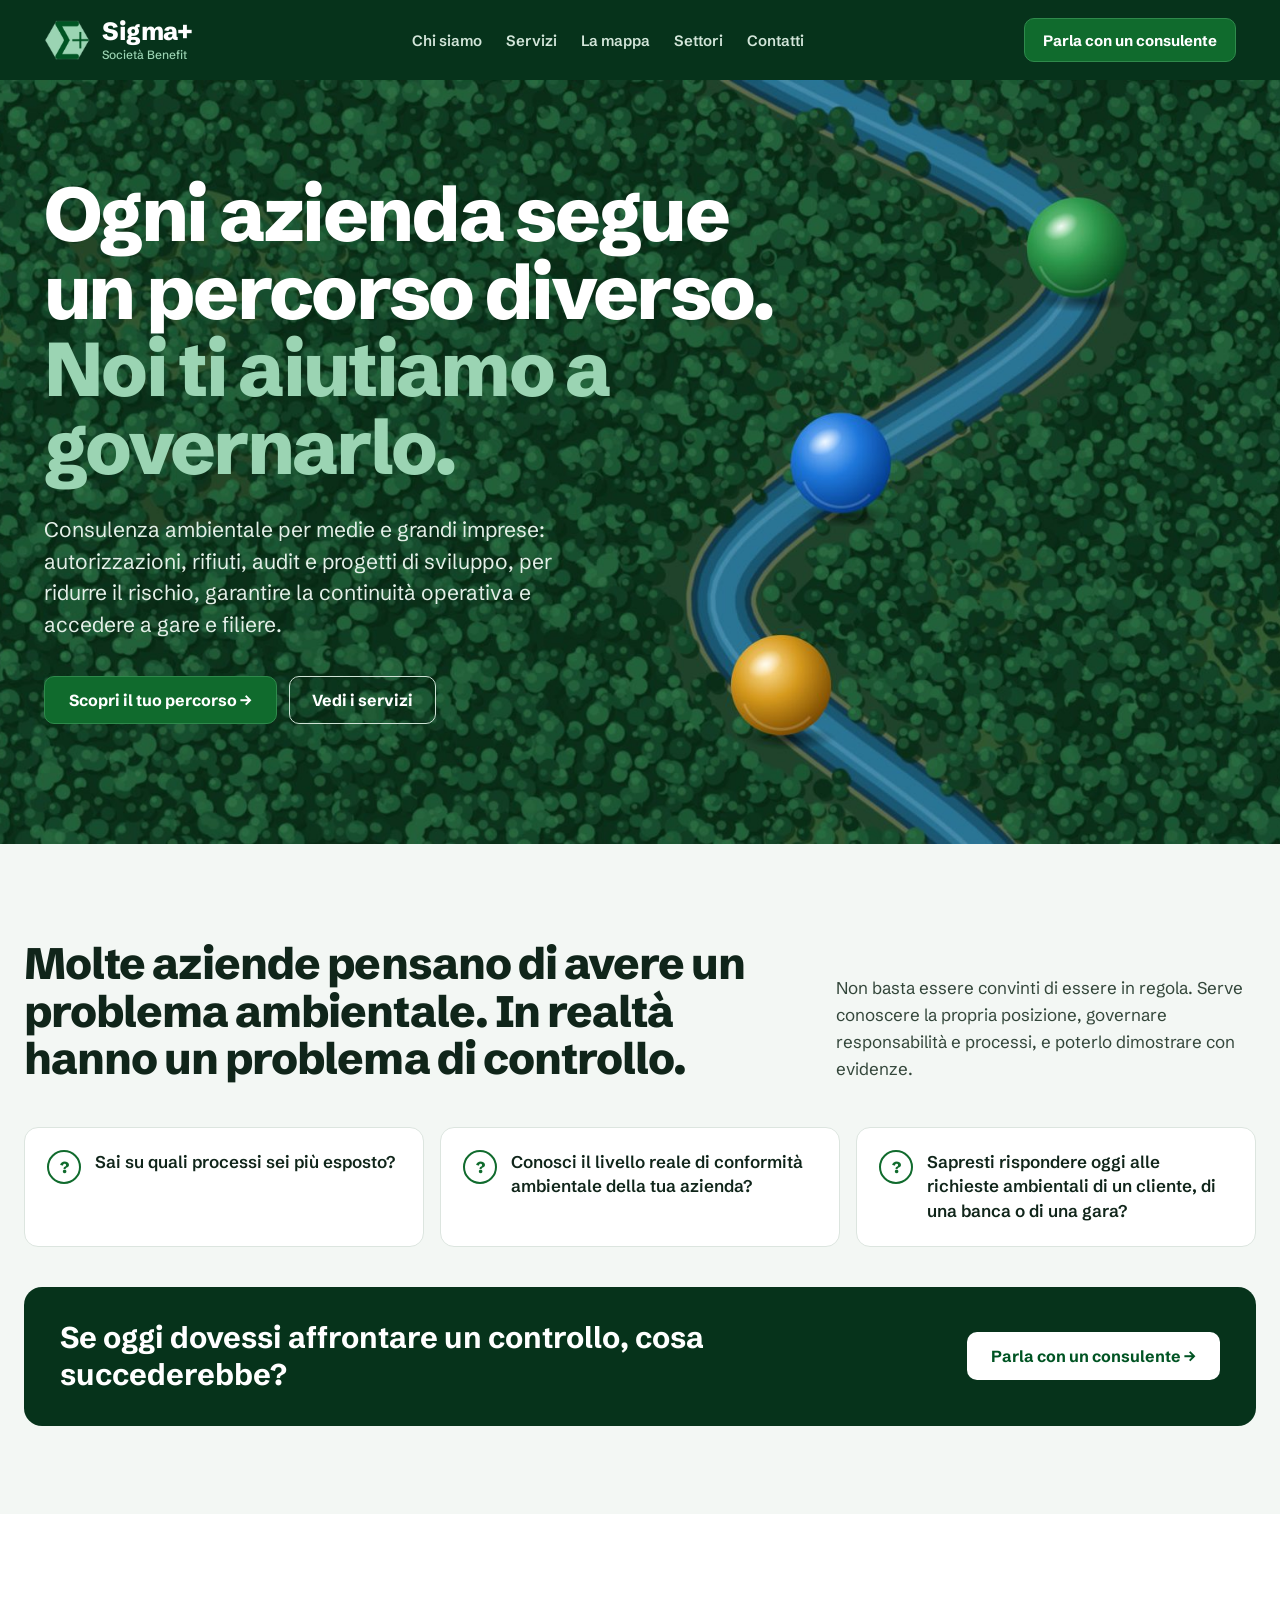
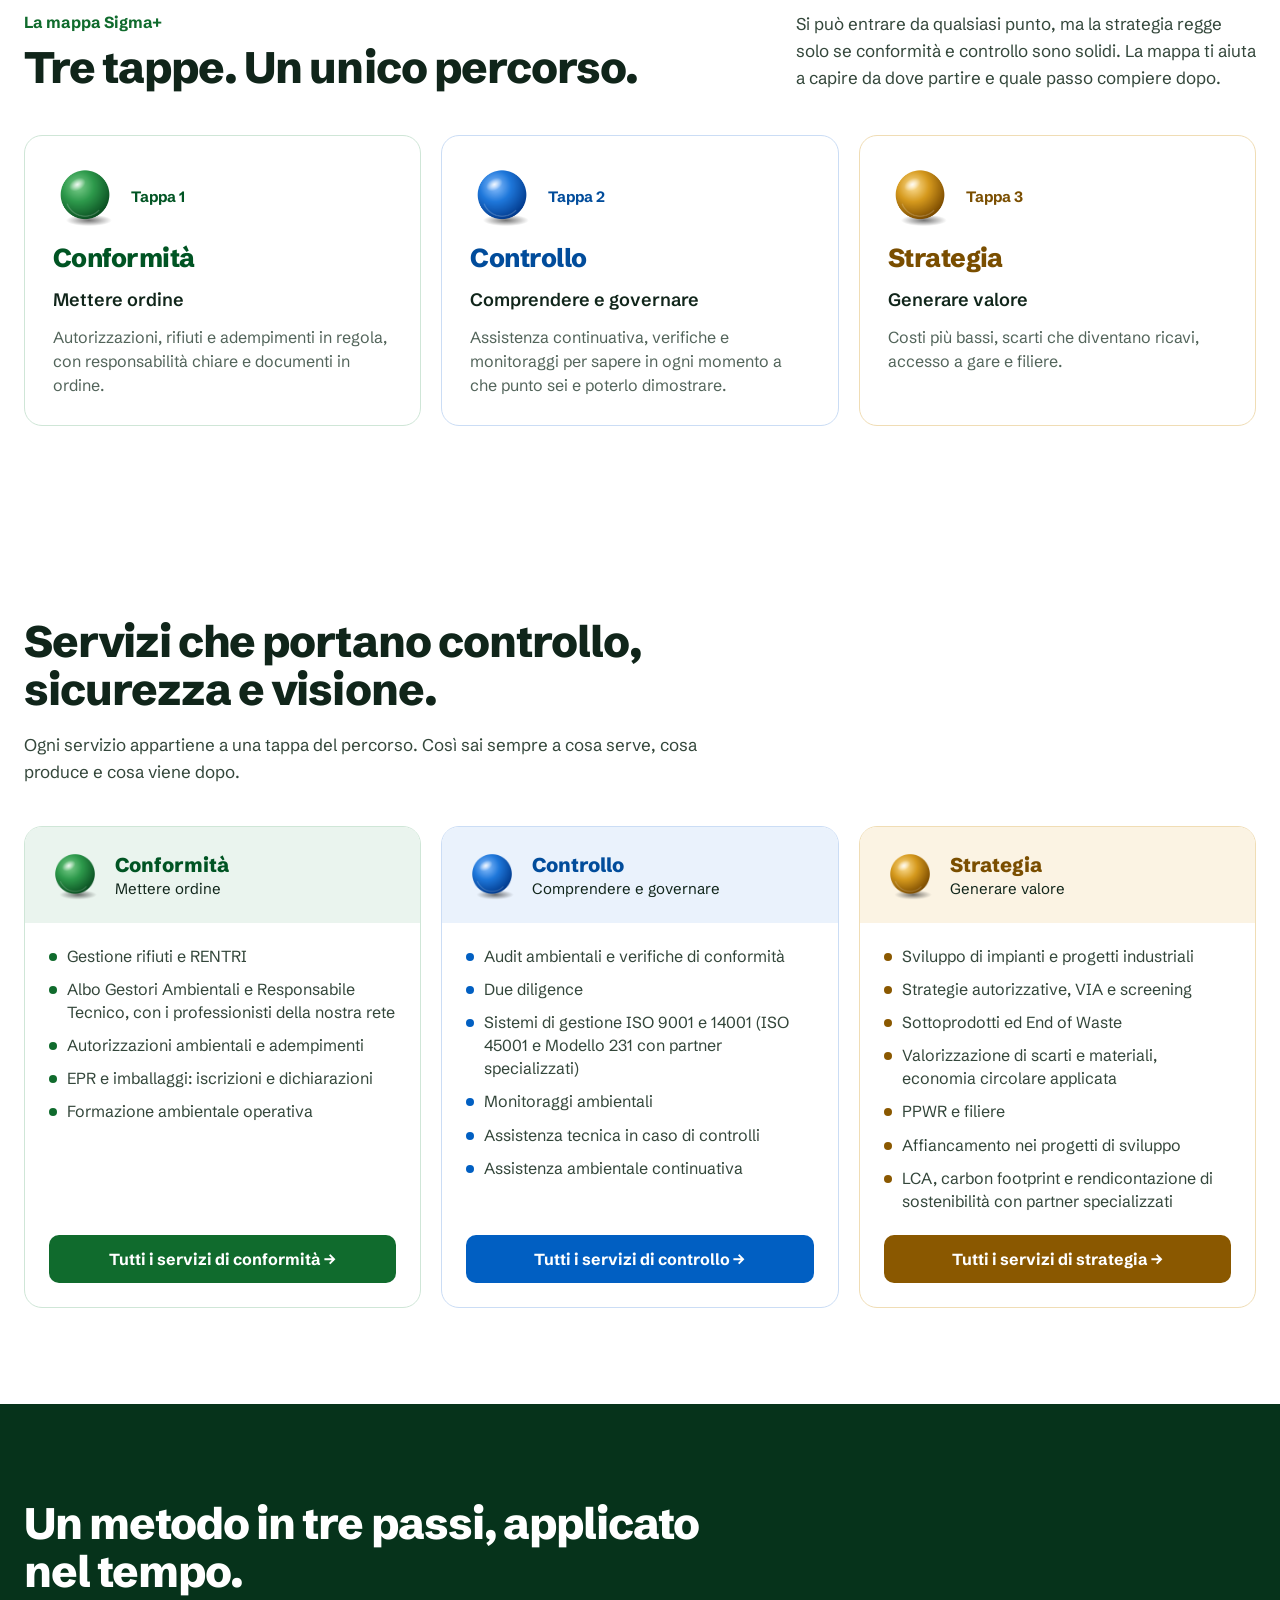
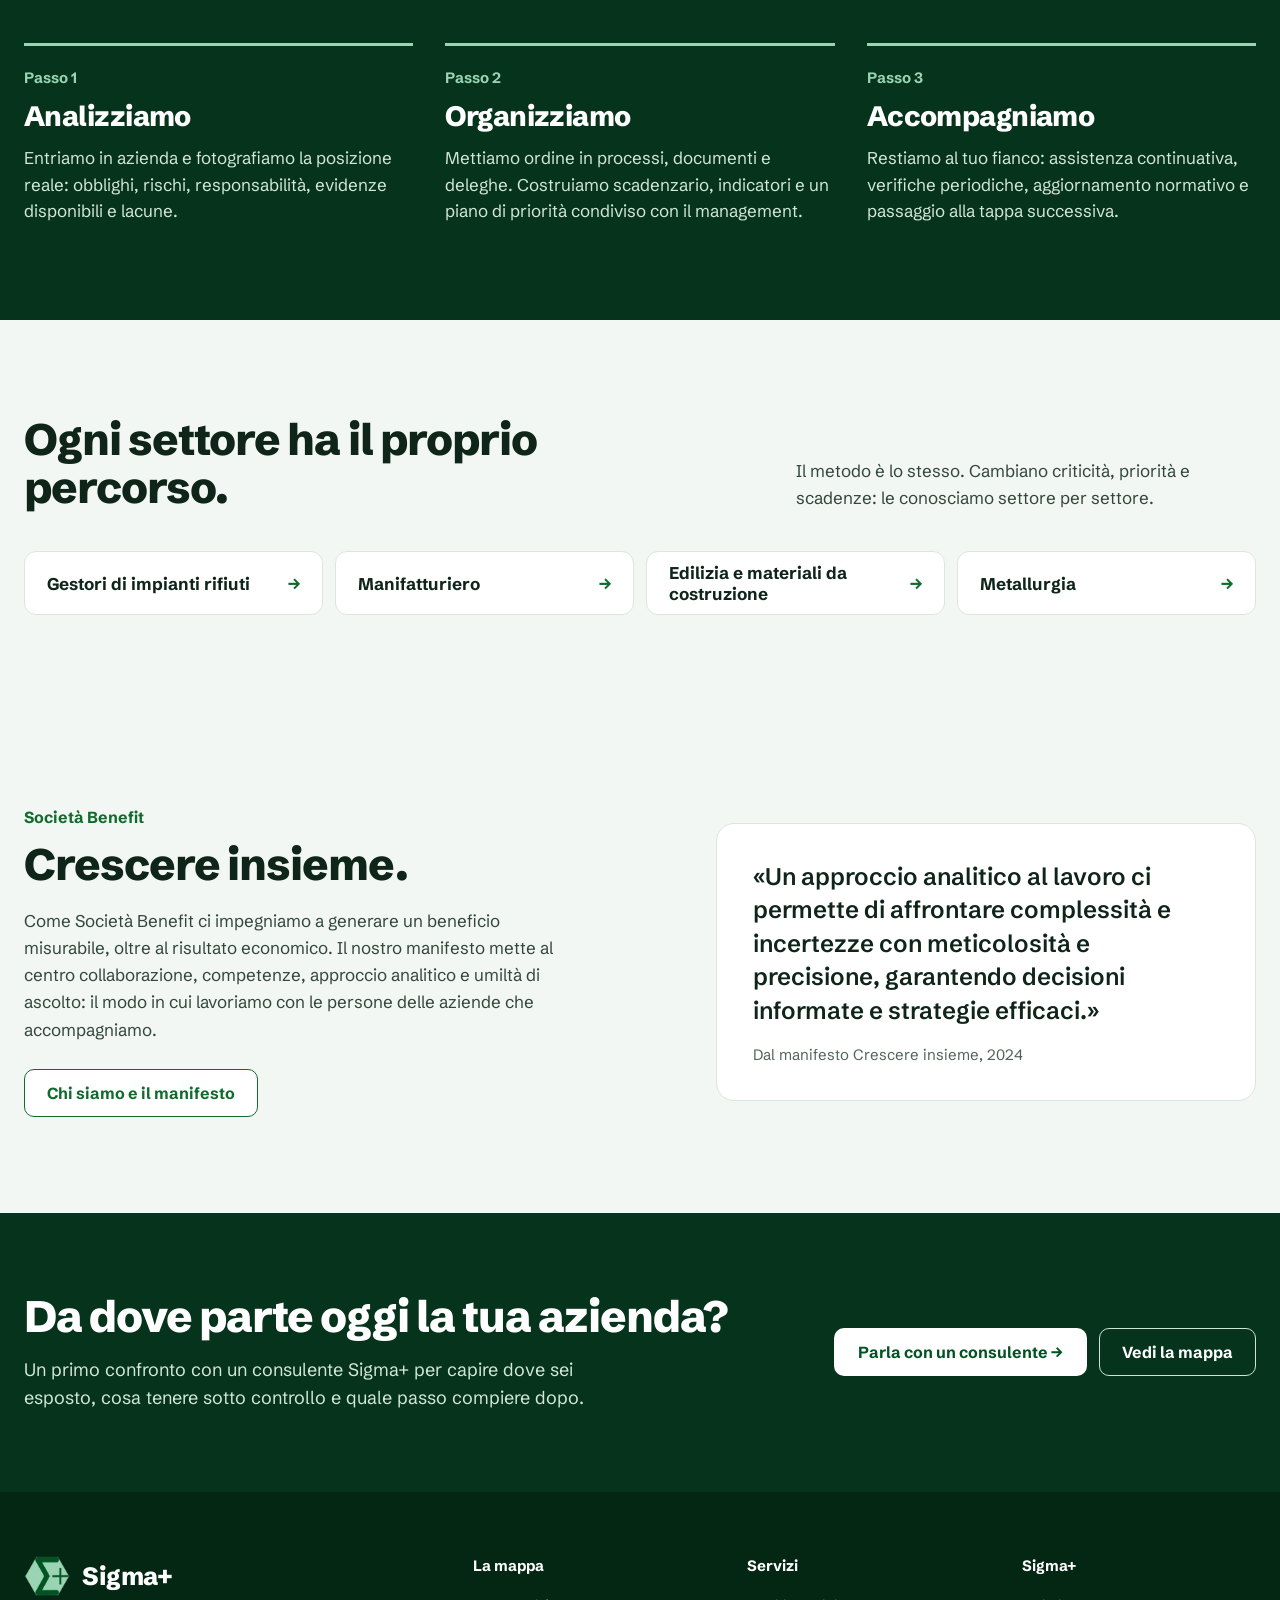
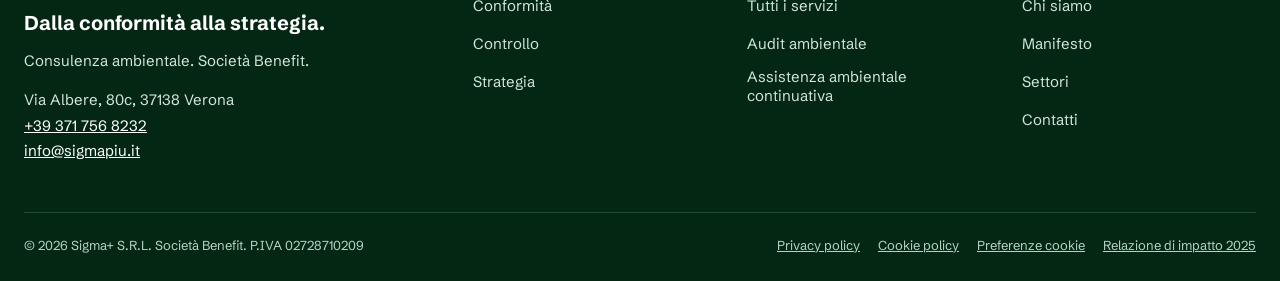
<file: index.html>
<!doctype html>
<html lang="it">
<head>
<meta charset="utf-8">
<meta name="viewport" content="width=device-width, initial-scale=1">
<title>Sigma+ — Home</title>
<meta name="description" content="Sigma+ Società Benefit: consulenza ambientale per medie e grandi imprese. Dalla conformità alla strategia.">
<link rel="icon" href="assets/simbolo.png">

<link rel="preconnect" href="https://fonts.googleapis.com">
<link rel="stylesheet" href="https://fonts.googleapis.com/css2?family=Schibsted+Grotesk:wght@400;500;600;700;800&amp;display=swap">
<style>
body{margin:0;background:#FFFFFF}
*{box-sizing:border-box}
a{color:#106B2D}a:hover{color:#005423}
input,select,textarea,button{font-family:inherit}
:focus-visible{outline:3px solid #015FC2;outline-offset:2px}
@media (prefers-reduced-motion: reduce){*{transition:none !important}}
</style>
</head>
<body>
<div style="font-family: 'Schibsted Grotesk', 'Helvetica Neue', Helvetica, sans-serif; color: #10251A; background: #FFFFFF; min-height: 100vh">
<header style="background: #06331B; color: #FFFFFF">
<div style="max-width: 1240px; margin: 0 auto; padding: 12px 24px; display: flex; flex-wrap: wrap; align-items: center; gap: 8px 32px">
<a href="index.html" aria-label="Sigma+ Società Benefit, home" style="display: flex; align-items: center; gap: 12px; text-decoration: none; color: #FFFFFF; min-height: 56px">
<img src="assets/simbolo.png" alt="" style="width: 46px; height: 40px; object-fit: contain">
<span style="display: flex; flex-direction: column; line-height: 1"><span style="font-size: 25px; font-weight: 800; letter-spacing: -0.02em">Sigma+</span><span style="font-size: 12px; font-weight: 500; color: #9BD4B3; margin-top: 5px">Società Benefit</span></span>
</a>
<nav aria-label="Menu principale" style="display: flex; flex-wrap: wrap; gap: 0 24px; flex: 1 1 480px; justify-content: center">
<a href="ChiSiamo.html" style="display: inline-flex; align-items: center; min-height: 44px; font-size: 15px; font-weight: 600; text-decoration: none; color: #D3E6DA">Chi siamo</a>
<a href="Servizi.html" style="display: inline-flex; align-items: center; min-height: 44px; font-size: 15px; font-weight: 600; text-decoration: none; color: #D3E6DA">Servizi</a>
<a href="LaMappa.html" style="display: inline-flex; align-items: center; min-height: 44px; font-size: 15px; font-weight: 600; text-decoration: none; color: #D3E6DA">La mappa</a>
<a href="Settori.html" style="display: inline-flex; align-items: center; min-height: 44px; font-size: 15px; font-weight: 600; text-decoration: none; color: #D3E6DA">Settori</a>
<a href="Contatti.html" style="display: inline-flex; align-items: center; min-height: 44px; font-size: 15px; font-weight: 600; text-decoration: none; color: #D3E6DA">Contatti</a>
</nav>
<a href="Contatti.html" style="display: inline-flex; align-items: center; gap: 10px; min-height: 48px; padding: 0 24px; border-radius: 10px; background: #106B2D; color: #FFFFFF; font-weight: 700; font-size: 16px; text-decoration: none; border: 0; cursor: pointer; font-family: 'Schibsted Grotesk', 'Helvetica Neue', Helvetica, sans-serif; min-height: 44px; padding: 0 18px; font-size: 15px; border: 1px solid #2F8A4C">Parla con un consulente</a>
</div>
</header>
<section style="position: relative; background: #0B3019; overflow: hidden">
<img src="assets/hero-home.jpg" alt="Vista dall'alto di un fiume che attraversa un territorio boscato, con tre sfere verde, blu e oro lungo il corso" style="position: absolute; top: 0; left: 0; width: 100%; height: 100%; object-fit: cover; object-position: 75% center">
<div style="position: relative; max-width: 1240px; margin: 0 auto; padding: 96px 24px 120px">
<h1 style="margin: 0; font-size: clamp(42px, 6vw, 76px); line-height: 1.02; font-weight: 800; letter-spacing: -0.035em; color: #FFFFFF; max-width: 760px">Ogni azienda segue un percorso diverso.<span style="display: block; color: #9BD4B3">Noi ti aiutiamo a governarlo.</span></h1>
<p style="margin: 28px 0 0; font-size: 21px; line-height: 1.5; color: #E4EFE8; max-width: 560px">Consulenza ambientale per medie e grandi imprese: autorizzazioni, rifiuti, audit e progetti di sviluppo, per ridurre il rischio, garantire la continuità operativa e accedere a gare e filiere.</p>
<div style="display: flex; flex-wrap: wrap; gap: 12px; margin-top: 36px"><a href="LaMappa.html" style="display: inline-flex; align-items: center; gap: 10px; min-height: 48px; padding: 0 24px; border-radius: 10px; background: #106B2D; color: #FFFFFF; font-weight: 700; font-size: 16px; text-decoration: none; border: 0; cursor: pointer; font-family: 'Schibsted Grotesk', 'Helvetica Neue', Helvetica, sans-serif; border: 1px solid #2F8A4C">Scopri il tuo percorso →</a><a href="Servizi.html" style="display: inline-flex; align-items: center; gap: 10px; min-height: 48px; padding: 0 22px; border-radius: 10px; border: 1.5px solid #CFE3D6; color: #FFFFFF; font-weight: 700; font-size: 16px; text-decoration: none">Vedi i servizi</a></div>
</div>
</section>
<section style="padding: 96px 24px 88px; background: #F3F7F4">
<div style="max-width: 1240px; margin: 0 auto">
<div style="display: flex; flex-wrap: wrap; gap: 32px 64px; align-items: flex-end">
<h2 style="margin: 0; font-size: clamp(30px, 3.6vw, 44px); line-height: 1.08; font-weight: 800; letter-spacing: -0.022em; color: #10251A; flex: 1 1 560px; max-width: 760px">Molte aziende pensano di avere un problema ambientale. In realtà hanno un problema di controllo.</h2>
<p style="margin: 0; font-size: 17px; line-height: 1.6; color: #33463A; flex: 1 1 320px; max-width: 420px">Non basta essere convinti di essere in regola. Serve conoscere la propria posizione, governare responsabilità e processi, e poterlo dimostrare con evidenze.</p>
</div>
<div style="display: grid; grid-template-columns: repeat(auto-fit, minmax(260px, 1fr)); gap: 16px; margin-top: 44px">
<div style="display: flex; gap: 14px; align-items: flex-start; padding: 22px; border: 1px solid #DCE5DF; border-radius: 14px; background: #FFFFFF"><span aria-hidden="true" style="flex: none; width: 34px; height: 34px; border-radius: 50%; border: 2px solid #106B2D; color: #106B2D; display: flex; align-items: center; justify-content: center; font-weight: 800; font-size: 16px">?</span><p style="margin: 0; font-size: 17px; line-height: 1.45; color: #10251A; font-weight: 600">Sai su quali processi sei più esposto?</p></div>
<div style="display: flex; gap: 14px; align-items: flex-start; padding: 22px; border: 1px solid #DCE5DF; border-radius: 14px; background: #FFFFFF"><span aria-hidden="true" style="flex: none; width: 34px; height: 34px; border-radius: 50%; border: 2px solid #106B2D; color: #106B2D; display: flex; align-items: center; justify-content: center; font-weight: 800; font-size: 16px">?</span><p style="margin: 0; font-size: 17px; line-height: 1.45; color: #10251A; font-weight: 600">Conosci il livello reale di conformità ambientale della tua azienda?</p></div>
<div style="display: flex; gap: 14px; align-items: flex-start; padding: 22px; border: 1px solid #DCE5DF; border-radius: 14px; background: #FFFFFF"><span aria-hidden="true" style="flex: none; width: 34px; height: 34px; border-radius: 50%; border: 2px solid #106B2D; color: #106B2D; display: flex; align-items: center; justify-content: center; font-weight: 800; font-size: 16px">?</span><p style="margin: 0; font-size: 17px; line-height: 1.45; color: #10251A; font-weight: 600">Sapresti rispondere oggi alle richieste ambientali di un cliente, di una banca o di una gara?</p></div>
</div>
<div style="margin-top: 40px; padding: 32px 36px; border-radius: 18px; background: #06331B; display: flex; flex-wrap: wrap; gap: 20px 40px; align-items: center; justify-content: space-between">
<p style="margin: 0; font-size: clamp(22px, 2.6vw, 30px); line-height: 1.25; font-weight: 700; color: #FFFFFF; flex: 1 1 520px">Se oggi dovessi affrontare un controllo, cosa succederebbe?</p>
<a href="Contatti.html" style="display: inline-flex; align-items: center; gap: 10px; min-height: 48px; padding: 0 24px; border-radius: 10px; background: #106B2D; color: #FFFFFF; font-weight: 700; font-size: 16px; text-decoration: none; border: 0; cursor: pointer; font-family: 'Schibsted Grotesk', 'Helvetica Neue', Helvetica, sans-serif; background: #FFFFFF; color: #005423">Parla con un consulente →</a>
</div>
</div>
</section>
<section style="padding: 96px 24px">
<div style="max-width: 1240px; margin: 0 auto">
<div style="display: flex; flex-wrap: wrap; gap: 24px 64px; align-items: flex-end; margin-bottom: 44px">
<div style="flex: 1 1 480px"><p style="margin: 0 0 12px; font-size: 16px; font-weight: 700; color: #106B2D">La mappa Sigma+</p><h2 style="margin: 0; font-size: clamp(30px, 3.6vw, 44px); line-height: 1.08; font-weight: 800; letter-spacing: -0.022em; color: #10251A">Tre tappe. Un unico percorso.</h2></div>
<p style="margin: 0; font-size: 17px; line-height: 1.6; color: #33463A; flex: 1 1 340px; max-width: 460px">Si può entrare da qualsiasi punto, ma la strategia regge solo se conformità e controllo sono solidi. La mappa ti aiuta a capire da dove partire e quale passo compiere dopo.</p>
</div>
<div style="display: grid; grid-template-columns: repeat(auto-fit, minmax(280px, 1fr)); gap: 20px">
<a href="LaMappa.html" style="display: flex; flex-direction: column; gap: 14px; padding: 28px; border-radius: 18px; background: #FFFFFF; border: 1px solid #CFE6D7; text-decoration: none">
<div style="display: flex; align-items: center; gap: 14px"><img src="assets/sfera-g.png" alt="" style="width: 64px; height: 64px; flex: none"><span style="font-size: 15px; font-weight: 700; color: #005423">Tappa 1</span></div>
<p style="margin: 0; font-size: 26px; font-weight: 800; letter-spacing: -0.02em; color: #005423">Conformità</p>
<p style="margin: 0; font-size: 18px; font-weight: 600; color: #10251A">Mettere ordine</p>
<p style="margin: 0; font-size: 16px; line-height: 1.5; color: #52645A">Autorizzazioni, rifiuti e adempimenti in regola, con responsabilità chiare e documenti in ordine.</p></a>
<a href="LaMappa.html" style="display: flex; flex-direction: column; gap: 14px; padding: 28px; border-radius: 18px; background: #FFFFFF; border: 1px solid #CBDDF5; text-decoration: none">
<div style="display: flex; align-items: center; gap: 14px"><img src="assets/sfera-b.png" alt="" style="width: 64px; height: 64px; flex: none"><span style="font-size: 15px; font-weight: 700; color: #014C9B">Tappa 2</span></div>
<p style="margin: 0; font-size: 26px; font-weight: 800; letter-spacing: -0.02em; color: #014C9B">Controllo</p>
<p style="margin: 0; font-size: 18px; font-weight: 600; color: #10251A">Comprendere e governare</p>
<p style="margin: 0; font-size: 16px; line-height: 1.5; color: #52645A">Assistenza continuativa, verifiche e monitoraggi per sapere in ogni momento a che punto sei e poterlo dimostrare.</p></a>
<a href="LaMappa.html" style="display: flex; flex-direction: column; gap: 14px; padding: 28px; border-radius: 18px; background: #FFFFFF; border: 1px solid #F0DDB5; text-decoration: none">
<div style="display: flex; align-items: center; gap: 14px"><img src="assets/sfera-o.png" alt="" style="width: 64px; height: 64px; flex: none"><span style="font-size: 15px; font-weight: 700; color: #7A4E00">Tappa 3</span></div>
<p style="margin: 0; font-size: 26px; font-weight: 800; letter-spacing: -0.02em; color: #7A4E00">Strategia</p>
<p style="margin: 0; font-size: 18px; font-weight: 600; color: #10251A">Generare valore</p>
<p style="margin: 0; font-size: 16px; line-height: 1.5; color: #52645A">Costi più bassi, scarti che diventano ricavi, accesso a gare e filiere.</p></a>
</div>
</div>
</section>
<section style="padding: 96px 24px">
<div style="max-width: 1240px; margin: 0 auto">
<h2 style="margin: 0; font-size: clamp(30px, 3.6vw, 44px); line-height: 1.08; font-weight: 800; letter-spacing: -0.022em; color: #10251A; max-width: 760px">Servizi che portano controllo, sicurezza e visione.</h2>
<p style="margin: 0; font-size: 17px; line-height: 1.6; color: #33463A; max-width: 680px; margin-top: 18px">Ogni servizio appartiene a una tappa del percorso. Così sai sempre a cosa serve, cosa produce e cosa viene dopo.</p>
<div style="display: grid; grid-template-columns: repeat(auto-fit, minmax(300px, 1fr)); gap: 20px; margin-top: 40px"><div style="display: flex; flex-direction: column; border-radius: 18px; overflow: hidden; border: 1px solid #CFE6D7; background: #FFFFFF">
<div style="display: flex; align-items: center; gap: 14px; padding: 22px 24px; background: #EAF4EE"><img src="assets/sfera-g.png" alt="" style="width: 52px; height: 52px; flex: none"><div><p style="margin: 0; font-size: 20px; font-weight: 800; color: #005423">Conformità</p><p style="margin: 2px 0 0; font-size: 15px; color: #10251A">Mettere ordine</p></div></div>
<ul style="margin: 0; padding: 22px 24px; list-style: none; display: flex; flex-direction: column; gap: 10px; flex: 1"><li style="display: flex; gap: 10px; align-items: flex-start; font-size: 16px; line-height: 1.45; color: #33463A"><span aria-hidden="true" style="flex: none; width: 8px; height: 8px; border-radius: 50%; background: #106B2D; margin-top: 8px"></span><span>Gestione rifiuti e RENTRI</span></li>
<li style="display: flex; gap: 10px; align-items: flex-start; font-size: 16px; line-height: 1.45; color: #33463A"><span aria-hidden="true" style="flex: none; width: 8px; height: 8px; border-radius: 50%; background: #106B2D; margin-top: 8px"></span><span>Albo Gestori Ambientali e Responsabile Tecnico, con i professionisti della nostra rete</span></li>
<li style="display: flex; gap: 10px; align-items: flex-start; font-size: 16px; line-height: 1.45; color: #33463A"><span aria-hidden="true" style="flex: none; width: 8px; height: 8px; border-radius: 50%; background: #106B2D; margin-top: 8px"></span><span>Autorizzazioni ambientali e adempimenti</span></li>
<li style="display: flex; gap: 10px; align-items: flex-start; font-size: 16px; line-height: 1.45; color: #33463A"><span aria-hidden="true" style="flex: none; width: 8px; height: 8px; border-radius: 50%; background: #106B2D; margin-top: 8px"></span><span>EPR e imballaggi: iscrizioni e dichiarazioni</span></li>
<li style="display: flex; gap: 10px; align-items: flex-start; font-size: 16px; line-height: 1.45; color: #33463A"><span aria-hidden="true" style="flex: none; width: 8px; height: 8px; border-radius: 50%; background: #106B2D; margin-top: 8px"></span><span>Formazione ambientale operativa</span></li>
</ul>
<div style="padding: 0 24px 24px"><a href="Servizi.html" style="display: inline-flex; align-items: center; gap: 10px; min-height: 48px; padding: 0 24px; border-radius: 10px; background: #106B2D; color: #FFFFFF; font-weight: 700; font-size: 16px; text-decoration: none; border: 0; cursor: pointer; font-family: 'Schibsted Grotesk', 'Helvetica Neue', Helvetica, sans-serif; background: #106B2D; width: 100%; justify-content: center">Tutti i servizi di conformità →</a></div></div>
<div style="display: flex; flex-direction: column; border-radius: 18px; overflow: hidden; border: 1px solid #CBDDF5; background: #FFFFFF">
<div style="display: flex; align-items: center; gap: 14px; padding: 22px 24px; background: #EAF2FC"><img src="assets/sfera-b.png" alt="" style="width: 52px; height: 52px; flex: none"><div><p style="margin: 0; font-size: 20px; font-weight: 800; color: #014C9B">Controllo</p><p style="margin: 2px 0 0; font-size: 15px; color: #10251A">Comprendere e governare</p></div></div>
<ul style="margin: 0; padding: 22px 24px; list-style: none; display: flex; flex-direction: column; gap: 10px; flex: 1"><li style="display: flex; gap: 10px; align-items: flex-start; font-size: 16px; line-height: 1.45; color: #33463A"><span aria-hidden="true" style="flex: none; width: 8px; height: 8px; border-radius: 50%; background: #015FC2; margin-top: 8px"></span><span>Audit ambientali e verifiche di conformità</span></li>
<li style="display: flex; gap: 10px; align-items: flex-start; font-size: 16px; line-height: 1.45; color: #33463A"><span aria-hidden="true" style="flex: none; width: 8px; height: 8px; border-radius: 50%; background: #015FC2; margin-top: 8px"></span><span>Due diligence</span></li>
<li style="display: flex; gap: 10px; align-items: flex-start; font-size: 16px; line-height: 1.45; color: #33463A"><span aria-hidden="true" style="flex: none; width: 8px; height: 8px; border-radius: 50%; background: #015FC2; margin-top: 8px"></span><span>Sistemi di gestione ISO 9001 e 14001 (ISO 45001 e Modello 231 con partner specializzati)</span></li>
<li style="display: flex; gap: 10px; align-items: flex-start; font-size: 16px; line-height: 1.45; color: #33463A"><span aria-hidden="true" style="flex: none; width: 8px; height: 8px; border-radius: 50%; background: #015FC2; margin-top: 8px"></span><span>Monitoraggi ambientali</span></li>
<li style="display: flex; gap: 10px; align-items: flex-start; font-size: 16px; line-height: 1.45; color: #33463A"><span aria-hidden="true" style="flex: none; width: 8px; height: 8px; border-radius: 50%; background: #015FC2; margin-top: 8px"></span><span>Assistenza tecnica in caso di controlli</span></li>
<li style="display: flex; gap: 10px; align-items: flex-start; font-size: 16px; line-height: 1.45; color: #33463A"><span aria-hidden="true" style="flex: none; width: 8px; height: 8px; border-radius: 50%; background: #015FC2; margin-top: 8px"></span><span>Assistenza ambientale continuativa</span></li>
</ul>
<div style="padding: 0 24px 24px"><a href="Servizi.html" style="display: inline-flex; align-items: center; gap: 10px; min-height: 48px; padding: 0 24px; border-radius: 10px; background: #106B2D; color: #FFFFFF; font-weight: 700; font-size: 16px; text-decoration: none; border: 0; cursor: pointer; font-family: 'Schibsted Grotesk', 'Helvetica Neue', Helvetica, sans-serif; background: #015FC2; width: 100%; justify-content: center">Tutti i servizi di controllo →</a></div></div>
<div style="display: flex; flex-direction: column; border-radius: 18px; overflow: hidden; border: 1px solid #F0DDB5; background: #FFFFFF">
<div style="display: flex; align-items: center; gap: 14px; padding: 22px 24px; background: #FBF3E3"><img src="assets/sfera-o.png" alt="" style="width: 52px; height: 52px; flex: none"><div><p style="margin: 0; font-size: 20px; font-weight: 800; color: #7A4E00">Strategia</p><p style="margin: 2px 0 0; font-size: 15px; color: #10251A">Generare valore</p></div></div>
<ul style="margin: 0; padding: 22px 24px; list-style: none; display: flex; flex-direction: column; gap: 10px; flex: 1"><li style="display: flex; gap: 10px; align-items: flex-start; font-size: 16px; line-height: 1.45; color: #33463A"><span aria-hidden="true" style="flex: none; width: 8px; height: 8px; border-radius: 50%; background: #8A5800; margin-top: 8px"></span><span>Sviluppo di impianti e progetti industriali</span></li>
<li style="display: flex; gap: 10px; align-items: flex-start; font-size: 16px; line-height: 1.45; color: #33463A"><span aria-hidden="true" style="flex: none; width: 8px; height: 8px; border-radius: 50%; background: #8A5800; margin-top: 8px"></span><span>Strategie autorizzative, VIA e screening</span></li>
<li style="display: flex; gap: 10px; align-items: flex-start; font-size: 16px; line-height: 1.45; color: #33463A"><span aria-hidden="true" style="flex: none; width: 8px; height: 8px; border-radius: 50%; background: #8A5800; margin-top: 8px"></span><span>Sottoprodotti ed End of Waste</span></li>
<li style="display: flex; gap: 10px; align-items: flex-start; font-size: 16px; line-height: 1.45; color: #33463A"><span aria-hidden="true" style="flex: none; width: 8px; height: 8px; border-radius: 50%; background: #8A5800; margin-top: 8px"></span><span>Valorizzazione di scarti e materiali, economia circolare applicata</span></li>
<li style="display: flex; gap: 10px; align-items: flex-start; font-size: 16px; line-height: 1.45; color: #33463A"><span aria-hidden="true" style="flex: none; width: 8px; height: 8px; border-radius: 50%; background: #8A5800; margin-top: 8px"></span><span>PPWR e filiere</span></li>
<li style="display: flex; gap: 10px; align-items: flex-start; font-size: 16px; line-height: 1.45; color: #33463A"><span aria-hidden="true" style="flex: none; width: 8px; height: 8px; border-radius: 50%; background: #8A5800; margin-top: 8px"></span><span>Affiancamento nei progetti di sviluppo</span></li>
<li style="display: flex; gap: 10px; align-items: flex-start; font-size: 16px; line-height: 1.45; color: #33463A"><span aria-hidden="true" style="flex: none; width: 8px; height: 8px; border-radius: 50%; background: #8A5800; margin-top: 8px"></span><span>LCA, carbon footprint e rendicontazione di sostenibilità con partner specializzati</span></li>
</ul>
<div style="padding: 0 24px 24px"><a href="Servizi.html" style="display: inline-flex; align-items: center; gap: 10px; min-height: 48px; padding: 0 24px; border-radius: 10px; background: #106B2D; color: #FFFFFF; font-weight: 700; font-size: 16px; text-decoration: none; border: 0; cursor: pointer; font-family: 'Schibsted Grotesk', 'Helvetica Neue', Helvetica, sans-serif; background: #8A5800; width: 100%; justify-content: center">Tutti i servizi di strategia →</a></div></div>
</div>
</div>
</section>
<section style="padding: 96px 24px; background: #06331B">
<div style="max-width: 1240px; margin: 0 auto">
<h2 style="margin: 0; font-size: clamp(30px, 3.6vw, 44px); line-height: 1.08; font-weight: 800; letter-spacing: -0.022em; color: #FFFFFF; max-width: 720px">Un metodo in tre passi, applicato nel tempo.</h2>
<div style="display: flex; flex-wrap: wrap; gap: 32px; margin-top: 48px">
<div style="flex: 1 1 260px; display: flex; flex-direction: column; gap: 12px; padding-top: 22px; border-top: 3px solid #9BD4B3"><span style="font-size: 15px; font-weight: 700; color: #9BD4B3">Passo 1</span><p style="margin: 0; font-size: 28px; font-weight: 800; letter-spacing: -0.02em; color: #FFFFFF">Analizziamo</p><p style="margin: 0; font-size: 17px; line-height: 1.55; color: #D3E6DA">Entriamo in azienda e fotografiamo la posizione reale: obblighi, rischi, responsabilità, evidenze disponibili e lacune.</p></div>
<div style="flex: 1 1 260px; display: flex; flex-direction: column; gap: 12px; padding-top: 22px; border-top: 3px solid #9BD4B3"><span style="font-size: 15px; font-weight: 700; color: #9BD4B3">Passo 2</span><p style="margin: 0; font-size: 28px; font-weight: 800; letter-spacing: -0.02em; color: #FFFFFF">Organizziamo</p><p style="margin: 0; font-size: 17px; line-height: 1.55; color: #D3E6DA">Mettiamo ordine in processi, documenti e deleghe. Costruiamo scadenzario, indicatori e un piano di priorità condiviso con il management.</p></div>
<div style="flex: 1 1 260px; display: flex; flex-direction: column; gap: 12px; padding-top: 22px; border-top: 3px solid #9BD4B3"><span style="font-size: 15px; font-weight: 700; color: #9BD4B3">Passo 3</span><p style="margin: 0; font-size: 28px; font-weight: 800; letter-spacing: -0.02em; color: #FFFFFF">Accompagniamo</p><p style="margin: 0; font-size: 17px; line-height: 1.55; color: #D3E6DA">Restiamo al tuo fianco: assistenza continuativa, verifiche periodiche, aggiornamento normativo e passaggio alla tappa successiva.</p></div>
</div>
</div>
</section>
<section style="padding: 96px 24px; background: #F3F7F4">
<div style="max-width: 1240px; margin: 0 auto">
<div style="display: flex; flex-wrap: wrap; gap: 24px 64px; align-items: flex-end; margin-bottom: 40px">
<h2 style="margin: 0; font-size: clamp(30px, 3.6vw, 44px); line-height: 1.08; font-weight: 800; letter-spacing: -0.022em; color: #10251A; flex: 1 1 480px">Ogni settore ha il proprio percorso.</h2>
<p style="margin: 0; font-size: 17px; line-height: 1.6; color: #33463A; flex: 1 1 340px; max-width: 460px">Il metodo è lo stesso. Cambiano criticità, priorità e scadenze: le conosciamo settore per settore.</p></div>
<div style="display: grid; grid-template-columns: repeat(auto-fit, minmax(260px, 1fr)); gap: 12px"><a href="Settori.html" style="display: flex; align-items: center; justify-content: space-between; gap: 12px; min-height: 64px; padding: 0 22px; border: 1px solid #DCE5DF; border-radius: 12px; background: #FFFFFF; text-decoration: none; color: #10251A; font-size: 17px; font-weight: 700">Gestori di impianti rifiuti<span aria-hidden="true" style="color: #106B2D">→</span></a>
<a href="Settori.html" style="display: flex; align-items: center; justify-content: space-between; gap: 12px; min-height: 64px; padding: 0 22px; border: 1px solid #DCE5DF; border-radius: 12px; background: #FFFFFF; text-decoration: none; color: #10251A; font-size: 17px; font-weight: 700">Manifatturiero<span aria-hidden="true" style="color: #106B2D">→</span></a>
<a href="Settori.html" style="display: flex; align-items: center; justify-content: space-between; gap: 12px; min-height: 64px; padding: 0 22px; border: 1px solid #DCE5DF; border-radius: 12px; background: #FFFFFF; text-decoration: none; color: #10251A; font-size: 17px; font-weight: 700">Edilizia e materiali da costruzione<span aria-hidden="true" style="color: #106B2D">→</span></a>
<a href="Settori.html" style="display: flex; align-items: center; justify-content: space-between; gap: 12px; min-height: 64px; padding: 0 22px; border: 1px solid #DCE5DF; border-radius: 12px; background: #FFFFFF; text-decoration: none; color: #10251A; font-size: 17px; font-weight: 700">Metallurgia<span aria-hidden="true" style="color: #106B2D">→</span></a>
</div>
</div>
</section>
<section style="padding: 96px 24px; background: #F3F7F4">
<div style="max-width: 1240px; margin: 0 auto; display: flex; flex-wrap: wrap; gap: 40px 72px; align-items: center">
<div style="flex: 1 1 460px"><p style="margin: 0 0 14px; font-size: 16px; font-weight: 700; color: #106B2D">Società Benefit</p><h2 style="margin: 0; font-size: clamp(30px, 3.6vw, 44px); line-height: 1.08; font-weight: 800; letter-spacing: -0.022em; color: #10251A">Crescere insieme.</h2><p style="margin: 0; font-size: 17px; line-height: 1.6; color: #33463A; margin-top: 18px; max-width: 560px">Come Società Benefit ci impegniamo a generare un beneficio misurabile, oltre al risultato economico. Il nostro manifesto mette al centro collaborazione, competenze, approccio analitico e umiltà di ascolto: il modo in cui lavoriamo con le persone delle aziende che accompagniamo.</p><a href="ChiSiamo.html" style="display: inline-flex; align-items: center; gap: 10px; min-height: 48px; padding: 0 22px; border-radius: 10px; border: 1.5px solid #106B2D; color: #106B2D; font-weight: 700; font-size: 16px; text-decoration: none; background: #FFFFFF; margin-top: 26px">Chi siamo e il manifesto</a></div>
<blockquote style="margin: 0; flex: 1 1 380px; padding: 36px; border-radius: 18px; background: #FFFFFF; border: 1px solid #DCE5DF"><p style="margin: 0; font-size: 24px; line-height: 1.4; font-weight: 600; color: #10251A">«Un approccio analitico al lavoro ci permette di affrontare complessità e incertezze con meticolosità e precisione, garantendo decisioni informate e strategie efficaci.»</p><p style="margin: 18px 0 0; font-size: 15px; color: #52645A">Dal manifesto Crescere insieme, 2024</p></blockquote>
</div>
</section>
<section style="background: #06331B; padding: 80px 24px">
<div style="max-width: 1240px; margin: 0 auto; display: flex; flex-wrap: wrap; gap: 32px; align-items: center; justify-content: space-between">
<div style="flex: 1 1 520px"><h2 style="margin: 0; font-size: clamp(30px, 3.6vw, 44px); line-height: 1.08; font-weight: 800; letter-spacing: -0.022em; color: #FFFFFF">Da dove parte oggi la tua azienda?</h2>
<p style="margin: 16px 0 0; font-size: 18px; line-height: 1.55; color: #D3E6DA; max-width: 620px">Un primo confronto con un consulente Sigma+ per capire dove sei esposto, cosa tenere sotto controllo e quale passo compiere dopo.</p></div>
<div style="display: flex; flex-wrap: wrap; gap: 12px"><a href="Contatti.html" style="display: inline-flex; align-items: center; gap: 10px; min-height: 48px; padding: 0 24px; border-radius: 10px; background: #106B2D; color: #FFFFFF; font-weight: 700; font-size: 16px; text-decoration: none; border: 0; cursor: pointer; font-family: 'Schibsted Grotesk', 'Helvetica Neue', Helvetica, sans-serif; background: #FFFFFF; color: #005423">Parla con un consulente →</a>
<a href="LaMappa.html" style="display: inline-flex; align-items: center; gap: 10px; min-height: 48px; padding: 0 22px; border-radius: 10px; border: 1.5px solid #CFE3D6; color: #FFFFFF; font-weight: 700; font-size: 16px; text-decoration: none">Vedi la mappa</a>
</div>
</div>
</section>
<footer style="background: #042714; color: #D3E6DA; padding: 64px 24px 28px">
<div style="max-width: 1240px; margin: 0 auto">
<div style="display: flex; flex-wrap: wrap; gap: 40px">
<div style="display: flex; flex-direction: column; gap: 14px; flex: 2 1 300px">
<div style="display: flex; align-items: center; gap: 12px"><img src="assets/simbolo.png" alt="" style="width: 46px; height: 40px; object-fit: contain"><span style="font-size: 25px; font-weight: 800; color: #FFFFFF; letter-spacing: -0.02em">Sigma+</span></div>
<p style="margin: 0; font-size: 20px; font-weight: 700; color: #FFFFFF">Dalla conformità alla strategia.</p>
<p style="margin: 0; font-size: 15px; line-height: 1.6; max-width: 340px">Consulenza ambientale. Società Benefit.</p>
<p style="margin: 0; font-size: 15px; line-height: 1.7">Via Albere, 80c, 37138 Verona<br><a href="tel:+393717568232" style="color: #FFFFFF">+39 371 756 8232</a><br><a href="mailto:info@sigmapiu.it" style="color: #FFFFFF">info@sigmapiu.it</a></p>
</div>
<div style="display: flex; flex-direction: column; gap: 10px; flex: 1 1 180px"><p style="margin: 0 0 6px; font-size: 15px; font-weight: 700; color: #FFFFFF">La mappa</p><a href="LaMappa.html" style="color: #D3E6DA; text-decoration: none; font-size: 15px; min-height: 28px; display: inline-flex; align-items: center">Conformità</a><a href="LaMappa.html" style="color: #D3E6DA; text-decoration: none; font-size: 15px; min-height: 28px; display: inline-flex; align-items: center">Controllo</a><a href="LaMappa.html" style="color: #D3E6DA; text-decoration: none; font-size: 15px; min-height: 28px; display: inline-flex; align-items: center">Strategia</a></div>
<div style="display: flex; flex-direction: column; gap: 10px; flex: 1 1 180px"><p style="margin: 0 0 6px; font-size: 15px; font-weight: 700; color: #FFFFFF">Servizi</p><a href="Servizi.html" style="color: #D3E6DA; text-decoration: none; font-size: 15px; min-height: 28px; display: inline-flex; align-items: center">Tutti i servizi</a><a href="ServizioAudit.html" style="color: #D3E6DA; text-decoration: none; font-size: 15px; min-height: 28px; display: inline-flex; align-items: center">Audit ambientale</a><a href="Servizi.html#assistenza-continuativa" style="color: #D3E6DA; text-decoration: none; font-size: 15px; min-height: 28px; display: inline-flex; align-items: center">Assistenza ambientale continuativa</a></div>
<div style="display: flex; flex-direction: column; gap: 10px; flex: 1 1 180px"><p style="margin: 0 0 6px; font-size: 15px; font-weight: 700; color: #FFFFFF">Sigma+</p><a href="ChiSiamo.html" style="color: #D3E6DA; text-decoration: none; font-size: 15px; min-height: 28px; display: inline-flex; align-items: center">Chi siamo</a><a href="ChiSiamo.html" style="color: #D3E6DA; text-decoration: none; font-size: 15px; min-height: 28px; display: inline-flex; align-items: center">Manifesto</a><a href="Settori.html" style="color: #D3E6DA; text-decoration: none; font-size: 15px; min-height: 28px; display: inline-flex; align-items: center">Settori</a><a href="Contatti.html" style="color: #D3E6DA; text-decoration: none; font-size: 15px; min-height: 28px; display: inline-flex; align-items: center">Contatti</a></div>
</div>
<div style="display: flex; flex-wrap: wrap; gap: 12px 24px; justify-content: space-between; margin-top: 48px; padding-top: 24px; border-top: 1px solid #1D4A30; font-size: 13px; color: #B9D2C2">
<span>© 2026 Sigma+ S.R.L. Società Benefit. P.IVA 02728710209</span>
<span style="display: flex; flex-wrap: wrap; gap: 4px 18px"><a href="#" style="color: #B9D2C2">Privacy policy</a><a href="#" style="color: #B9D2C2">Cookie policy</a><a href="#" style="color: #B9D2C2">Preferenze cookie</a><a href="assets/Relazione_Impatto_Sigma_2025.pdf" style="color: #B9D2C2">Relazione di impatto 2025</a></span>
</div>
</div>
</footer>
</div>
</body>
</html>
</file>
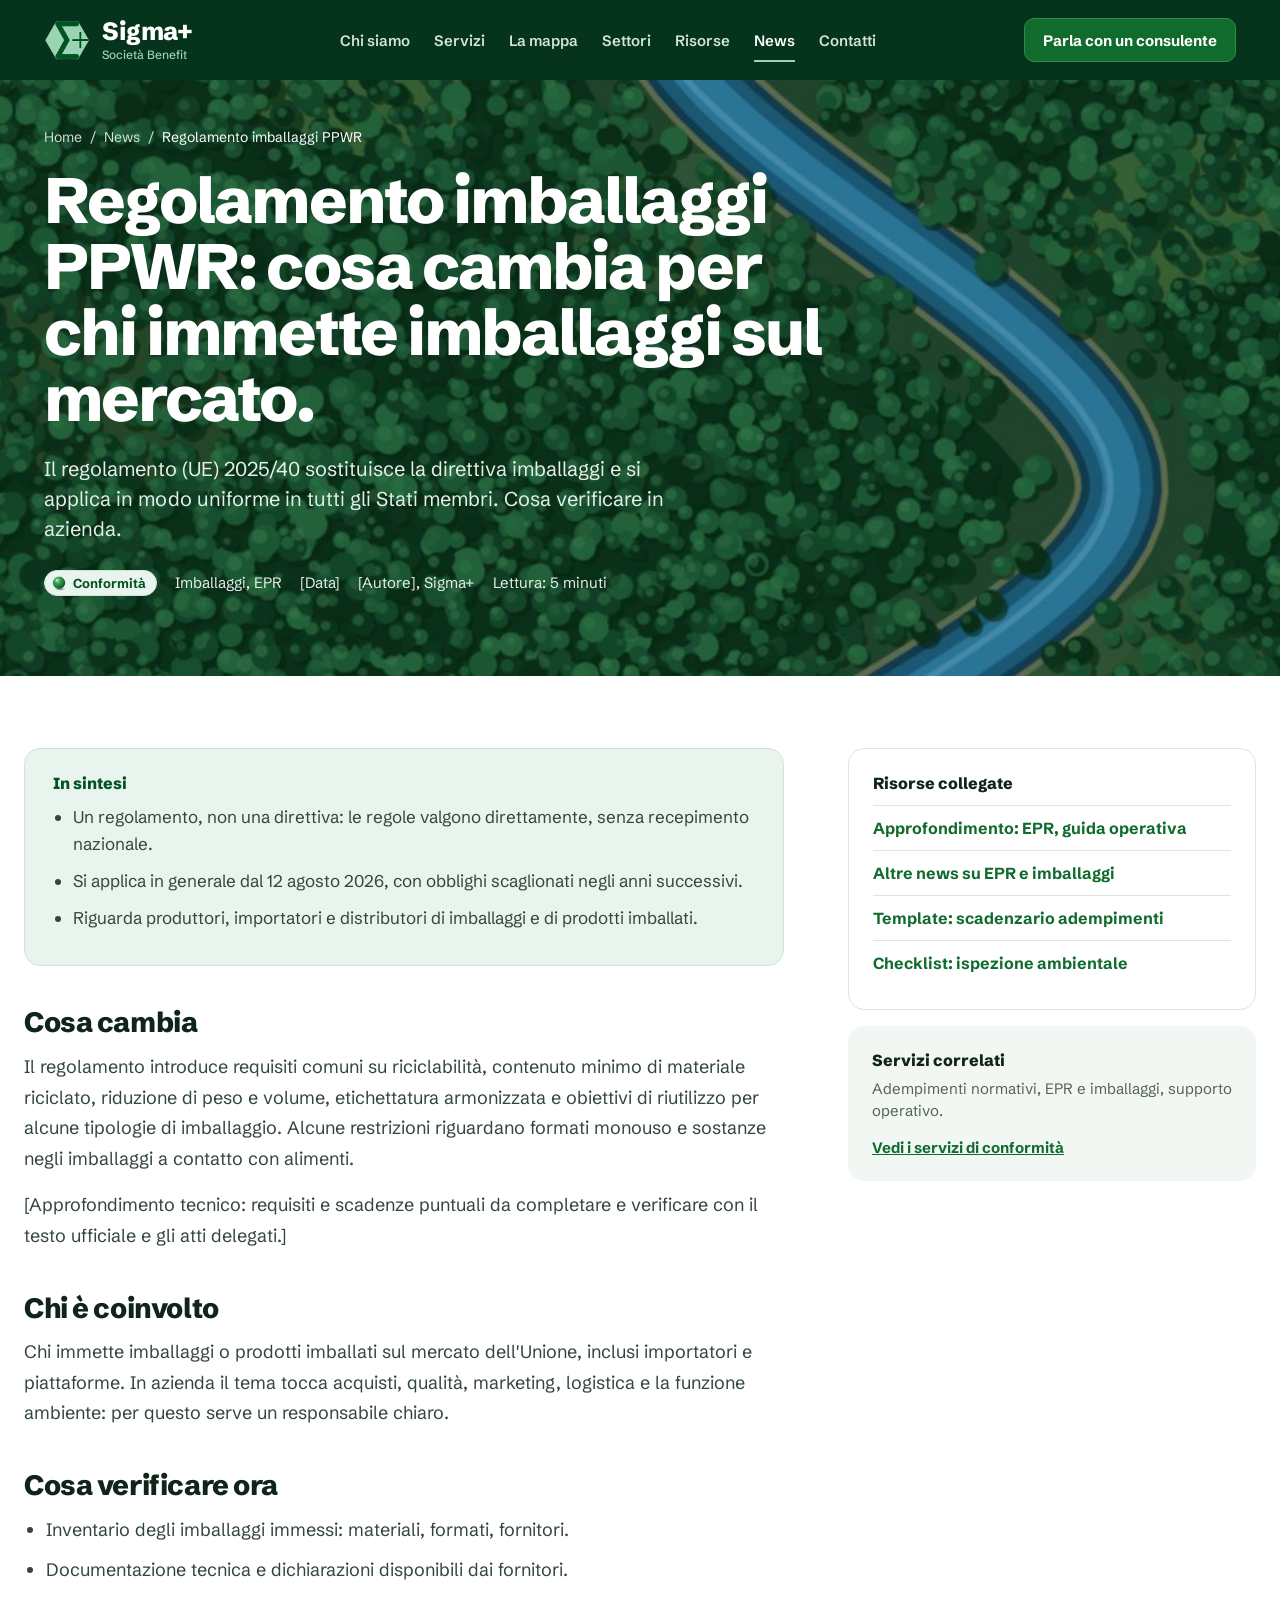
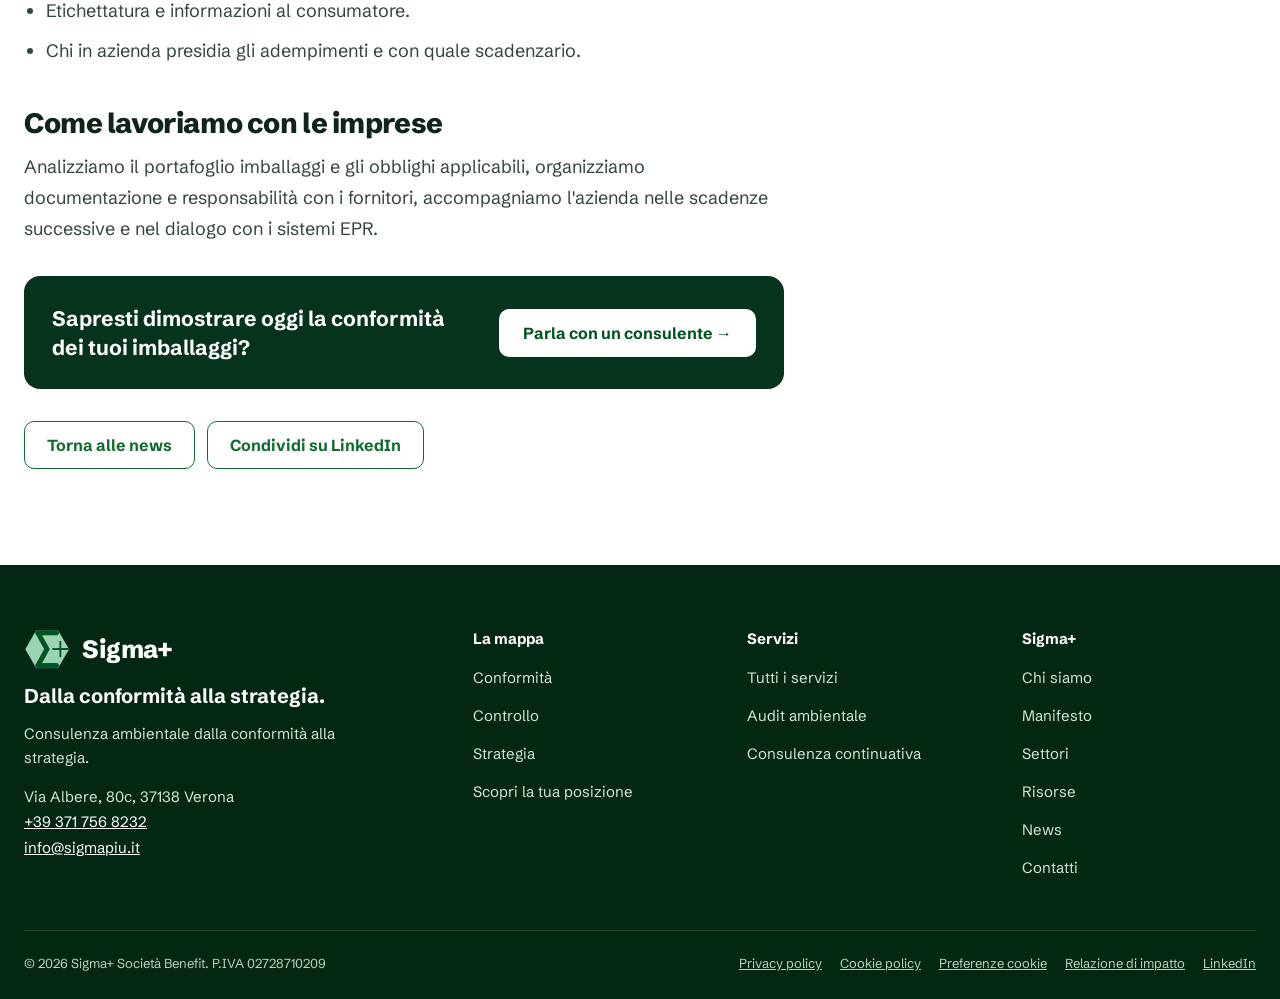
<file: Articolo.html>
<!doctype html>
<html lang="it">
<head>
<meta charset="utf-8">
<meta name="viewport" content="width=device-width, initial-scale=1">
<meta http-equiv="Content-Security-Policy" content="default-src 'self'; script-src 'self'; style-src 'self' 'unsafe-inline'; img-src 'self' data:; font-src 'self'; connect-src 'self'; manifest-src 'self'; form-action 'self'; base-uri 'self'; object-src 'none'">
<meta name="referrer" content="strict-origin-when-cross-origin">
<title>Regolamento imballaggi PPWR: cosa cambia | Sigma+</title>
<meta name="description" content="Il regolamento (UE) 2025/40 sugli imballaggi: chi è coinvolto, cosa cambia e quali verifiche fare ora su materiali, documentazione ed etichettatura.">
<meta name="robots" content="index, follow, max-image-preview:large">
<link rel="canonical" href="https://www.sigmapiu.it/Articolo.html">
<meta name="theme-color" content="#06331B">
<link rel="icon" href="favicon.ico" sizes="any">
<link rel="icon" href="assets/icons/favicon-32.png" type="image/png" sizes="32x32">
<link rel="apple-touch-icon" href="assets/icons/apple-touch-icon.png">
<link rel="manifest" href="site.webmanifest">
<meta property="og:type" content="article">
<meta property="og:site_name" content="Sigma+">
<meta property="og:locale" content="it_IT">
<meta property="og:title" content="Regolamento imballaggi PPWR: cosa cambia | Sigma+">
<meta property="og:description" content="Il regolamento (UE) 2025/40 sugli imballaggi: chi è coinvolto, cosa cambia e quali verifiche fare ora su materiali, documentazione ed etichettatura.">
<meta property="og:url" content="https://www.sigmapiu.it/Articolo.html">
<meta property="og:image" content="https://www.sigmapiu.it/assets/og-image.jpg">
<meta property="og:image:width" content="1200">
<meta property="og:image:height" content="630">
<meta name="twitter:card" content="summary_large_image">
<link rel="preload" href="assets/fonts/schibsted-grotesk-latin-wght-normal.woff2" as="font" type="font/woff2" crossorigin>
<link rel="stylesheet" href="assets/fonts/fonts.css">
<link rel="stylesheet" href="assets/css/base.css">
<script type="application/ld+json">
{
 "@context": "https://schema.org",
 "@graph": [
  {
   "@type": "ProfessionalService",
   "@id": "https://www.sigmapiu.it/#organizzazione",
   "name": "Sigma+",
   "alternateName": "Sigma Più Società Benefit",
   "description": "Società Benefit di consulenza ambientale: dalla conformità alla strategia.",
   "slogan": "Dalla conformità alla strategia.",
   "url": "https://www.sigmapiu.it/",
   "logo": "https://www.sigmapiu.it/assets/simbolo.png",
   "image": "https://www.sigmapiu.it/assets/og-image.jpg",
   "telephone": "+39 371 756 8232",
   "email": "info@sigmapiu.it",
   "vatID": "IT02728710209",
   "address": {
    "@type": "PostalAddress",
    "streetAddress": "Via Albere, 80c",
    "postalCode": "37138",
    "addressLocality": "Verona",
    "addressRegion": "VR",
    "addressCountry": "IT"
   },
   "knowsAbout": [
    "Autorizzazioni ambientali",
    "Gestione dei rifiuti",
    "RENTRI",
    "Audit ambientale",
    "Monitoraggi ambientali",
    "ISO 14001",
    "Reporting di sostenibilità",
    "LCA e carbon footprint"
   ]
  },
  {
   "@type": "WebSite",
   "@id": "https://www.sigmapiu.it/#sito",
   "url": "https://www.sigmapiu.it/",
   "name": "Sigma+",
   "inLanguage": "it-IT",
   "publisher": {
    "@id": "https://www.sigmapiu.it/#organizzazione"
   }
  },
  {
   "@type": "WebPage",
   "@id": "https://www.sigmapiu.it/Articolo.html#pagina",
   "url": "https://www.sigmapiu.it/Articolo.html",
   "name": "Regolamento imballaggi PPWR: cosa cambia | Sigma+",
   "description": "Il regolamento (UE) 2025/40 sugli imballaggi: chi è coinvolto, cosa cambia e quali verifiche fare ora su materiali, documentazione ed etichettatura.",
   "inLanguage": "it-IT",
   "isPartOf": {
    "@id": "https://www.sigmapiu.it/#sito"
   },
   "about": {
    "@id": "https://www.sigmapiu.it/#organizzazione"
   },
   "primaryImageOfPage": {
    "@type": "ImageObject",
    "url": "https://www.sigmapiu.it/assets/hero-articolo.jpg"
   },
   "breadcrumb": {
    "@type": "BreadcrumbList",
    "itemListElement": [
     {
      "@type": "ListItem",
      "position": 1,
      "name": "Home",
      "item": "https://www.sigmapiu.it/"
     },
     {
      "@type": "ListItem",
      "position": 2,
      "name": "News",
      "item": "https://www.sigmapiu.it/News.html"
     },
     {
      "@type": "ListItem",
      "position": 3,
      "name": "Regolamento imballaggi PPWR",
      "item": "https://www.sigmapiu.it/Articolo.html"
     }
    ]
   }
  },
  {
   "@type": "Article",
   "@id": "https://www.sigmapiu.it/Articolo.html#articolo",
   "headline": "Regolamento imballaggi PPWR: cosa cambia per chi immette imballaggi sul mercato",
   "description": "Il regolamento (UE) 2025/40 sugli imballaggi: chi è coinvolto, cosa cambia e quali verifiche fare ora su materiali, documentazione ed etichettatura.",
   "image": "https://www.sigmapiu.it/assets/hero-articolo.jpg",
   "inLanguage": "it-IT",
   "mainEntityOfPage": {
    "@id": "https://www.sigmapiu.it/Articolo.html#pagina"
   },
   "publisher": {
    "@id": "https://www.sigmapiu.it/#organizzazione"
   },
   "about": [
    "PPWR",
    "Imballaggi",
    "EPR"
   ]
  }
 ]
}
</script>
</head>
<body>
<div style="font-family: 'Schibsted Grotesk', 'Helvetica Neue', Helvetica, sans-serif; color: #10251A; background: #FFFFFF; min-height: 100vh">
<header style="background: #06331B; color: #FFFFFF">
<div style="max-width: 1240px; margin: 0 auto; padding: 12px 24px; display: flex; flex-wrap: wrap; align-items: center; gap: 8px 32px">
<a href="index.html" aria-label="Sigma+ Società Benefit, home" style="display: flex; align-items: center; gap: 12px; text-decoration: none; color: #FFFFFF; min-height: 56px">
<img src="assets/simbolo-sm.png" alt="" width="46" height="40" style="width: 46px; height: 40px; object-fit: contain">
<span style="display: flex; flex-direction: column; line-height: 1"><span style="font-size: 25px; font-weight: 800; letter-spacing: -0.02em">Sigma+</span><span style="font-size: 12px; font-weight: 500; color: #9BD4B3; margin-top: 5px">Società Benefit</span></span>
</a>
<nav aria-label="Menu principale" style="display: flex; flex-wrap: wrap; gap: 0 24px; flex: 1 1 480px; justify-content: center">
<a href="ChiSiamo.html" style="display: inline-flex; align-items: center; min-height: 44px; font-size: 15px; font-weight: 600; text-decoration: none; color: #D3E6DA">Chi siamo</a>
<a href="Servizi.html" style="display: inline-flex; align-items: center; min-height: 44px; font-size: 15px; font-weight: 600; text-decoration: none; color: #D3E6DA">Servizi</a>
<a href="LaMappa.html" style="display: inline-flex; align-items: center; min-height: 44px; font-size: 15px; font-weight: 600; text-decoration: none; color: #D3E6DA">La mappa</a>
<a href="Settori.html" style="display: inline-flex; align-items: center; min-height: 44px; font-size: 15px; font-weight: 600; text-decoration: none; color: #D3E6DA">Settori</a>
<a href="Risorse.html" style="display: inline-flex; align-items: center; min-height: 44px; font-size: 15px; font-weight: 600; text-decoration: none; color: #D3E6DA">Risorse</a>
<a href="News.html" style="display: inline-flex; align-items: center; min-height: 44px; font-size: 15px; font-weight: 600; text-decoration: none; color: #FFFFFF; box-shadow: inset 0 -2px 0 #9BD4B3" aria-current="true">News</a>
<a href="Contatti.html" style="display: inline-flex; align-items: center; min-height: 44px; font-size: 15px; font-weight: 600; text-decoration: none; color: #D3E6DA">Contatti</a>
</nav>
<a href="Contatti.html" style="display: inline-flex; align-items: center; gap: 10px; min-height: 48px; padding: 0 24px; border-radius: 10px; background: #106B2D; color: #FFFFFF; font-weight: 700; font-size: 16px; text-decoration: none; border: 0; cursor: pointer; font-family: 'Schibsted Grotesk', 'Helvetica Neue', Helvetica, sans-serif; min-height: 44px; padding: 0 18px; font-size: 15px; border: 1px solid #2F8A4C">Parla con un consulente</a>
</div>
</header>
<section style="position: relative; background: #0B3019; overflow: hidden">
<img src="assets/hero-articolo.jpg" alt="Illustrazione di un fiume che attraversa un territorio boscato, visto dall'alto" style="position: absolute; top: 0; left: 0; width: 100%; height: 100%; object-fit: cover; object-position: 70% center">
<div style="position: relative; max-width: 1240px; margin: 0 auto; padding: 48px 24px 80px">
<nav aria-label="Briciole di pane" style="display: flex; flex-wrap: wrap; gap: 8px; font-size: 14px; color: #CFE3D6; margin-bottom: 22px"><a href="index.html" style="color: #CFE3D6; text-decoration: none">Home</a><span aria-hidden="true">/</span><a href="News.html" style="color: #CFE3D6; text-decoration: none">News</a><span aria-hidden="true">/</span><span style="color: #FFFFFF" aria-current="page">Regolamento imballaggi PPWR</span></nav>
<h1 style="margin: 0; font-size: clamp(38px, 5.2vw, 64px); line-height: 1.03; font-weight: 800; letter-spacing: -0.03em; color: #FFFFFF; max-width: 780px">Regolamento imballaggi PPWR: cosa cambia per chi immette imballaggi sul mercato.</h1>
<p style="margin: 22px 0 0; font-size: 20px; line-height: 1.5; color: #E4EFE8; max-width: 620px">Il regolamento (UE) 2025/40 sostituisce la direttiva imballaggi e si applica in modo uniforme in tutti gli Stati membri. Cosa verificare in azienda.</p>
<div style="display: flex; flex-wrap: wrap; gap: 10px 18px; align-items: center; margin-top: 26px; font-size: 15px; color: #E4EFE8"><span style="display: inline-flex; align-items: center; gap: 6px; font-size: 13px; font-weight: 700; color: #005423; background: #EAF4EE; border: 1px solid #CFE6D7; padding: 4px 10px 4px 6px; border-radius: 999px"><img loading="lazy" decoding="async" src="assets/sfera-g.png" alt="" style="width: 16px; height: 16px">Conformità</span><span>Imballaggi, EPR</span><span>[Data]</span><span>[Autore], Sigma+</span><span>Lettura: 5 minuti</span></div>
</div>
</section>
<section style="padding: 72px 24px 96px">
<div style="max-width: 1240px; margin: 0 auto; display: flex; flex-wrap: wrap; gap: 48px 64px; align-items: flex-start">
<article style="flex: 999 1 560px; min-width: 0; max-width: 760px">
<div style="padding: 24px 28px; border-radius: 16px; background: #EAF4EE; border: 1px solid #CFE6D7"><p style="margin: 0 0 10px; font-size: 16px; font-weight: 800; color: #005423">In sintesi</p><ul style="margin: 0; padding-left: 20px; font-size: 17px; line-height: 1.6; color: #33463A"><li style="margin-bottom: 10px">Un regolamento, non una direttiva: le regole valgono direttamente, senza recepimento nazionale.</li><li style="margin-bottom: 10px">Si applica in generale dal 12 agosto 2026, con obblighi scaglionati negli anni successivi.</li><li style="margin-bottom: 10px">Riguarda produttori, importatori e distributori di imballaggi e di prodotti imballati.</li></ul></div>
<h2 style="margin: 40px 0 12px; font-size: 28px; line-height: 1.2; font-weight: 800; letter-spacing: -0.015em; color: #10251A">Cosa cambia</h2><p style="margin: 0 0 16px; font-size: 18px; line-height: 1.7; color: #33463A">Il regolamento introduce requisiti comuni su riciclabilità, contenuto minimo di materiale riciclato, riduzione di peso e volume, etichettatura armonizzata e obiettivi di riutilizzo per alcune tipologie di imballaggio. Alcune restrizioni riguardano formati monouso e sostanze negli imballaggi a contatto con alimenti.</p><p style="margin: 0 0 16px; font-size: 18px; line-height: 1.7; color: #33463A">[Approfondimento tecnico: requisiti e scadenze puntuali da completare e verificare con il testo ufficiale e gli atti delegati.]</p><h2 style="margin: 40px 0 12px; font-size: 28px; line-height: 1.2; font-weight: 800; letter-spacing: -0.015em; color: #10251A">Chi è coinvolto</h2><p style="margin: 0 0 16px; font-size: 18px; line-height: 1.7; color: #33463A">Chi immette imballaggi o prodotti imballati sul mercato dell'Unione, inclusi importatori e piattaforme. In azienda il tema tocca acquisti, qualità, marketing, logistica e la funzione ambiente: per questo serve un responsabile chiaro.</p><h2 style="margin: 40px 0 12px; font-size: 28px; line-height: 1.2; font-weight: 800; letter-spacing: -0.015em; color: #10251A">Cosa verificare ora</h2><ul style="margin: 0 0 16px; padding-left: 22px; font-size: 18px; line-height: 1.7; color: #33463A"><li style="margin-bottom: 10px">Inventario degli imballaggi immessi: materiali, formati, fornitori.</li><li style="margin-bottom: 10px">Documentazione tecnica e dichiarazioni disponibili dai fornitori.</li><li style="margin-bottom: 10px">Etichettatura e informazioni al consumatore.</li><li style="margin-bottom: 10px">Chi in azienda presidia gli adempimenti e con quale scadenzario.</li></ul><h2 style="margin: 40px 0 12px; font-size: 28px; line-height: 1.2; font-weight: 800; letter-spacing: -0.015em; color: #10251A">Come lavoriamo con le imprese</h2><p style="margin: 0 0 16px; font-size: 18px; line-height: 1.7; color: #33463A">Analizziamo il portafoglio imballaggi e gli obblighi applicabili, organizziamo documentazione e responsabilità con i fornitori, accompagniamo l'azienda nelle scadenze successive e nel dialogo con i sistemi EPR.</p><div style="margin-top: 32px; padding: 28px; border-radius: 16px; background: #06331B; display: flex; flex-wrap: wrap; gap: 16px 32px; align-items: center"><p style="margin: 0; flex: 1 1 320px; font-size: 21px; font-weight: 700; line-height: 1.35; color: #FFFFFF">Sapresti dimostrare oggi la conformità dei tuoi imballaggi?</p><a href="Contatti.html" style="display: inline-flex; align-items: center; gap: 10px; min-height: 48px; padding: 0 24px; border-radius: 10px; background: #106B2D; color: #FFFFFF; font-weight: 700; font-size: 16px; text-decoration: none; border: 0; cursor: pointer; font-family: 'Schibsted Grotesk', 'Helvetica Neue', Helvetica, sans-serif; background: #FFFFFF; color: #005423">Parla con un consulente →</a></div>
<div style="display: flex; flex-wrap: wrap; gap: 12px; margin-top: 32px"><a href="News.html" style="display: inline-flex; align-items: center; gap: 10px; min-height: 48px; padding: 0 22px; border-radius: 10px; border: 1.5px solid #106B2D; color: #106B2D; font-weight: 700; font-size: 16px; text-decoration: none; background: #FFFFFF">Torna alle news</a><a href="https://www.linkedin.com/sharing/share-offsite/?url=https://www.sigmapiu.it/Articolo.html" target="_blank" rel="noopener noreferrer" style="display: inline-flex; align-items: center; gap: 10px; min-height: 48px; padding: 0 22px; border-radius: 10px; border: 1.5px solid #106B2D; color: #106B2D; font-weight: 700; font-size: 16px; text-decoration: none; background: #FFFFFF">Condividi su LinkedIn<span class="sr-only"> (si apre in una nuova scheda)</span></a></div>
</article>
<aside style="flex: 1 1 300px; display: flex; flex-direction: column; gap: 16px"><div style="padding: 24px; border-radius: 16px; border: 1px solid #DCE5DF"><p style="margin: 0 0 12px; font-size: 16px; font-weight: 800; color: #10251A">Risorse collegate</p><a href="Risorse.html" style="display: block; padding: 12px 0; border-top: 1px solid #DCE5DF; font-size: 16px; font-weight: 700; text-decoration: none">Approfondimento: EPR, guida operativa</a><a href="News.html#tema-epr" style="display: block; padding: 12px 0; border-top: 1px solid #DCE5DF; font-size: 16px; font-weight: 700; text-decoration: none">Altre news su EPR e imballaggi</a><a href="Risorse.html" style="display: block; padding: 12px 0; border-top: 1px solid #DCE5DF; font-size: 16px; font-weight: 700; text-decoration: none">Template: scadenzario adempimenti</a><a href="Risorse.html" style="display: block; padding: 12px 0; border-top: 1px solid #DCE5DF; font-size: 16px; font-weight: 700; text-decoration: none">Checklist: ispezione ambientale</a></div><div style="padding: 24px; border-radius: 16px; background: #F3F7F4"><p style="margin: 0; font-size: 16px; font-weight: 800; color: #10251A">Servizi correlati</p><p style="margin: 8px 0 14px; font-size: 15px; line-height: 1.5; color: #52645A">Adempimenti normativi, EPR e imballaggi, supporto operativo.</p><a href="Servizi.html#conformita" style="font-size: 15px; font-weight: 700">Vedi i servizi di conformità</a></div></aside>
</div>
</section>
<footer style="background: #042714; color: #D3E6DA; padding: 64px 24px 28px">
<div style="max-width: 1240px; margin: 0 auto">
<div style="display: flex; flex-wrap: wrap; gap: 40px">
<div style="display: flex; flex-direction: column; gap: 14px; flex: 2 1 300px">
<div style="display: flex; align-items: center; gap: 12px"><img src="assets/simbolo-sm.png" alt="" width="46" height="40" style="width: 46px; height: 40px; object-fit: contain"><span style="font-size: 25px; font-weight: 800; color: #FFFFFF; letter-spacing: -0.02em">Sigma+</span></div>
<p style="margin: 0; font-size: 20px; font-weight: 700; color: #FFFFFF">Dalla conformità alla strategia.</p>
<p style="margin: 0; font-size: 15px; line-height: 1.6; max-width: 340px">Consulenza ambientale dalla conformità alla strategia.</p>
<p style="margin: 0; font-size: 15px; line-height: 1.7">Via Albere, 80c, 37138 Verona<br><a href="tel:+393717568232" style="color: #FFFFFF">+39 371 756 8232</a><br><a href="mailto:info@sigmapiu.it" style="color: #FFFFFF">info@sigmapiu.it</a></p>
</div>
<div style="display: flex; flex-direction: column; gap: 10px; flex: 1 1 180px"><p style="margin: 0 0 6px; font-size: 15px; font-weight: 700; color: #FFFFFF">La mappa</p><a href="LaMappa.html#conformita" style="color: #D3E6DA; text-decoration: none; font-size: 15px; min-height: 28px; display: inline-flex; align-items: center">Conformità</a><a href="LaMappa.html#controllo" style="color: #D3E6DA; text-decoration: none; font-size: 15px; min-height: 28px; display: inline-flex; align-items: center">Controllo</a><a href="LaMappa.html#strategia" style="color: #D3E6DA; text-decoration: none; font-size: 15px; min-height: 28px; display: inline-flex; align-items: center">Strategia</a><a href="LaMappa.html#posizione" style="color: #D3E6DA; text-decoration: none; font-size: 15px; min-height: 28px; display: inline-flex; align-items: center">Scopri la tua posizione</a></div>
<div style="display: flex; flex-direction: column; gap: 10px; flex: 1 1 180px"><p style="margin: 0 0 6px; font-size: 15px; font-weight: 700; color: #FFFFFF">Servizi</p><a href="Servizi.html" style="color: #D3E6DA; text-decoration: none; font-size: 15px; min-height: 28px; display: inline-flex; align-items: center">Tutti i servizi</a><a href="ServizioAudit.html" style="color: #D3E6DA; text-decoration: none; font-size: 15px; min-height: 28px; display: inline-flex; align-items: center">Audit ambientale</a><a href="Servizi.html#consulenza-continuativa" style="color: #D3E6DA; text-decoration: none; font-size: 15px; min-height: 28px; display: inline-flex; align-items: center">Consulenza continuativa</a></div>
<div style="display: flex; flex-direction: column; gap: 10px; flex: 1 1 180px"><p style="margin: 0 0 6px; font-size: 15px; font-weight: 700; color: #FFFFFF">Sigma+</p><a href="ChiSiamo.html" style="color: #D3E6DA; text-decoration: none; font-size: 15px; min-height: 28px; display: inline-flex; align-items: center">Chi siamo</a><a href="ChiSiamo.html#manifesto" style="color: #D3E6DA; text-decoration: none; font-size: 15px; min-height: 28px; display: inline-flex; align-items: center">Manifesto</a><a href="Settori.html" style="color: #D3E6DA; text-decoration: none; font-size: 15px; min-height: 28px; display: inline-flex; align-items: center">Settori</a><a href="Risorse.html" style="color: #D3E6DA; text-decoration: none; font-size: 15px; min-height: 28px; display: inline-flex; align-items: center">Risorse</a><a href="News.html" style="color: #D3E6DA; text-decoration: none; font-size: 15px; min-height: 28px; display: inline-flex; align-items: center">News</a><a href="Contatti.html" style="color: #D3E6DA; text-decoration: none; font-size: 15px; min-height: 28px; display: inline-flex; align-items: center">Contatti</a></div>
</div>
<div style="display: flex; flex-wrap: wrap; gap: 12px 24px; justify-content: space-between; margin-top: 48px; padding-top: 24px; border-top: 1px solid #1D4A30; font-size: 13px; color: #B9D2C2">
<span>© 2026 Sigma+ Società Benefit. P.IVA 02728710209</span>
<span style="display: flex; flex-wrap: wrap; gap: 4px 18px"><a href="#" style="color: #B9D2C2">Privacy policy</a><a href="#" style="color: #B9D2C2">Cookie policy</a><a href="#" style="color: #B9D2C2">Preferenze cookie</a><a href="#" style="color: #B9D2C2">Relazione di impatto</a><a href="#" style="color: #B9D2C2">LinkedIn</a></span>
</div>
</div>
</footer>
</div>
</body>
</html>
</file>
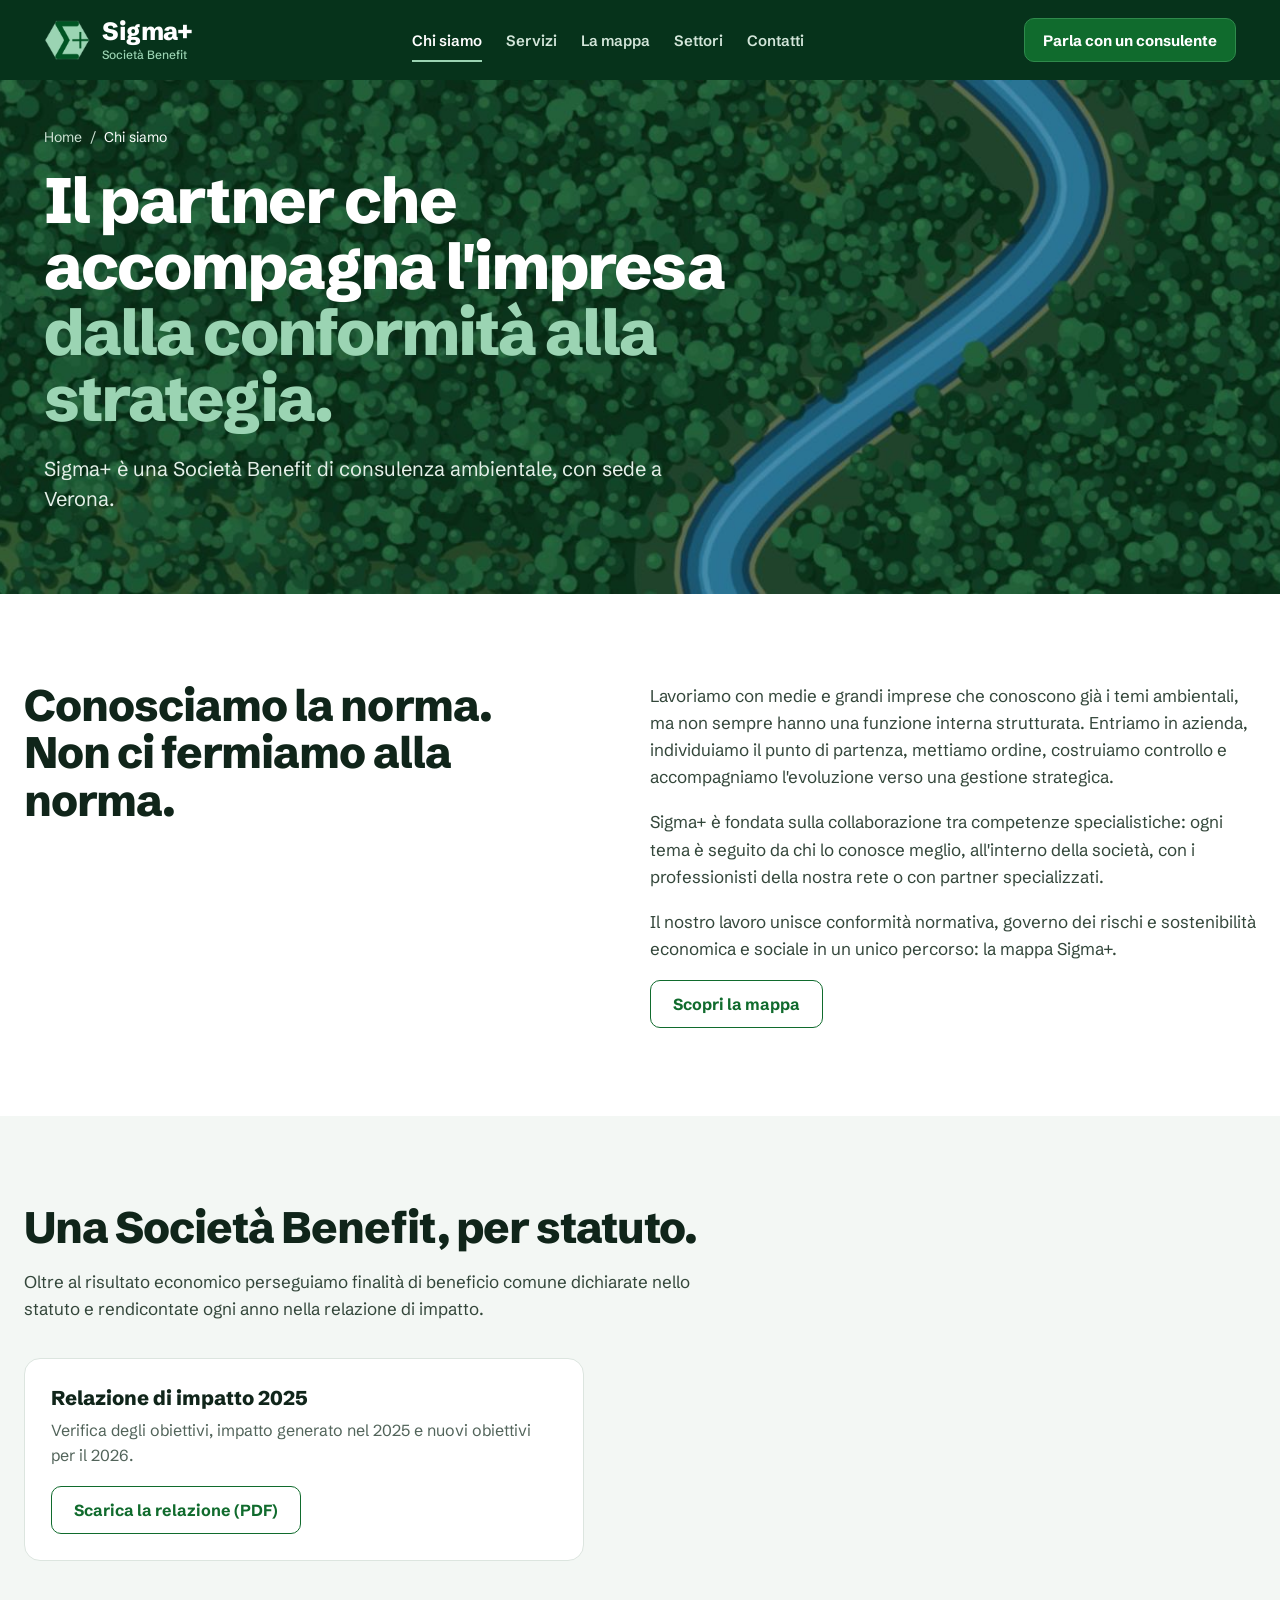
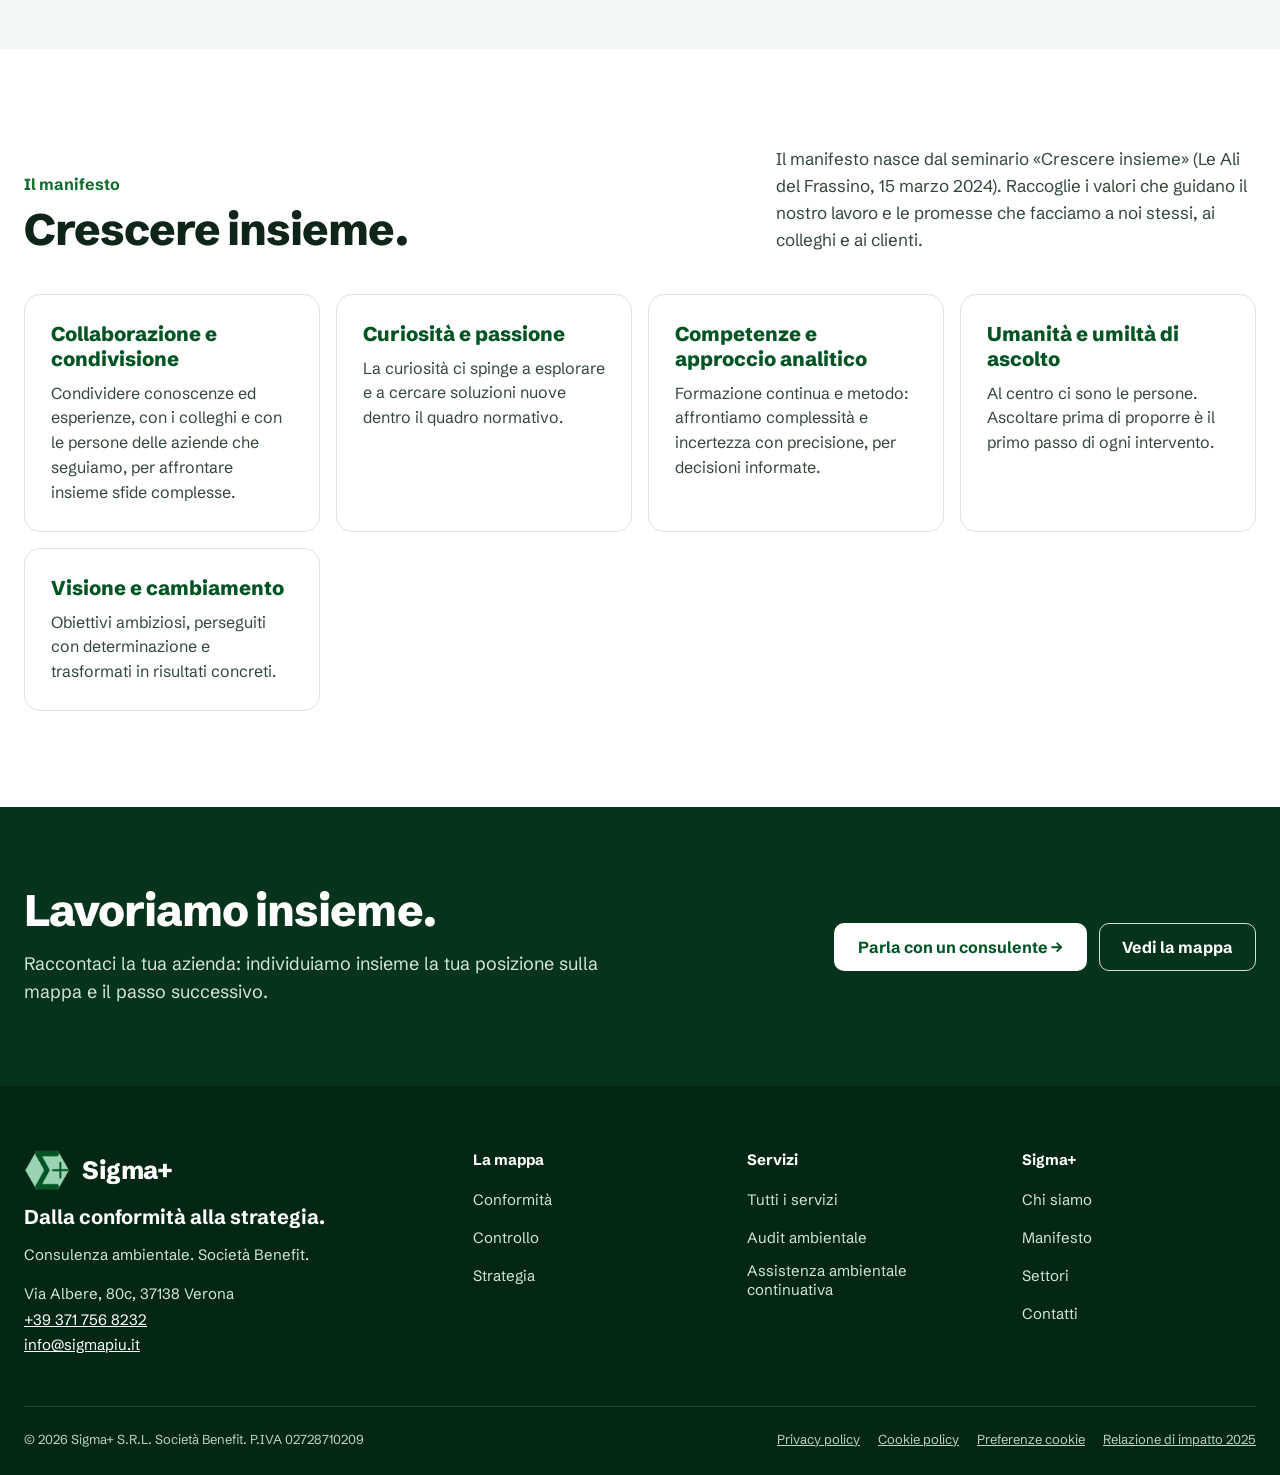
<file: ChiSiamo.html>
<!doctype html>
<html lang="it">
<head>
<meta charset="utf-8">
<meta name="viewport" content="width=device-width, initial-scale=1">
<title>Sigma+ — Chi siamo</title>
<meta name="description" content="Sigma+ Società Benefit: consulenza ambientale per medie e grandi imprese. Dalla conformità alla strategia.">
<link rel="icon" href="assets/simbolo.png">

<link rel="preconnect" href="https://fonts.googleapis.com">
<link rel="stylesheet" href="https://fonts.googleapis.com/css2?family=Schibsted+Grotesk:wght@400;500;600;700;800&amp;display=swap">
<style>
body{margin:0;background:#FFFFFF}
*{box-sizing:border-box}
a{color:#106B2D}a:hover{color:#005423}
input,select,textarea,button{font-family:inherit}
:focus-visible{outline:3px solid #015FC2;outline-offset:2px}
@media (prefers-reduced-motion: reduce){*{transition:none !important}}
</style>
</head>
<body>
<div style="font-family: 'Schibsted Grotesk', 'Helvetica Neue', Helvetica, sans-serif; color: #10251A; background: #FFFFFF; min-height: 100vh">
<header style="background: #06331B; color: #FFFFFF">
<div style="max-width: 1240px; margin: 0 auto; padding: 12px 24px; display: flex; flex-wrap: wrap; align-items: center; gap: 8px 32px">
<a href="index.html" aria-label="Sigma+ Società Benefit, home" style="display: flex; align-items: center; gap: 12px; text-decoration: none; color: #FFFFFF; min-height: 56px">
<img src="assets/simbolo.png" alt="" style="width: 46px; height: 40px; object-fit: contain">
<span style="display: flex; flex-direction: column; line-height: 1"><span style="font-size: 25px; font-weight: 800; letter-spacing: -0.02em">Sigma+</span><span style="font-size: 12px; font-weight: 500; color: #9BD4B3; margin-top: 5px">Società Benefit</span></span>
</a>
<nav aria-label="Menu principale" style="display: flex; flex-wrap: wrap; gap: 0 24px; flex: 1 1 480px; justify-content: center">
<a href="ChiSiamo.html" style="display: inline-flex; align-items: center; min-height: 44px; font-size: 15px; font-weight: 600; text-decoration: none; color: #FFFFFF; box-shadow: inset 0 -2px 0 #9BD4B3" aria-current="page">Chi siamo</a>
<a href="Servizi.html" style="display: inline-flex; align-items: center; min-height: 44px; font-size: 15px; font-weight: 600; text-decoration: none; color: #D3E6DA">Servizi</a>
<a href="LaMappa.html" style="display: inline-flex; align-items: center; min-height: 44px; font-size: 15px; font-weight: 600; text-decoration: none; color: #D3E6DA">La mappa</a>
<a href="Settori.html" style="display: inline-flex; align-items: center; min-height: 44px; font-size: 15px; font-weight: 600; text-decoration: none; color: #D3E6DA">Settori</a>
<a href="Contatti.html" style="display: inline-flex; align-items: center; min-height: 44px; font-size: 15px; font-weight: 600; text-decoration: none; color: #D3E6DA">Contatti</a>
</nav>
<a href="Contatti.html" style="display: inline-flex; align-items: center; gap: 10px; min-height: 48px; padding: 0 24px; border-radius: 10px; background: #106B2D; color: #FFFFFF; font-weight: 700; font-size: 16px; text-decoration: none; border: 0; cursor: pointer; font-family: 'Schibsted Grotesk', 'Helvetica Neue', Helvetica, sans-serif; min-height: 44px; padding: 0 18px; font-size: 15px; border: 1px solid #2F8A4C">Parla con un consulente</a>
</div>
</header>
<section style="position: relative; background: #0B3019; overflow: hidden">
<img src="assets/hero-chisiamo.jpg" alt="" style="position: absolute; top: 0; left: 0; width: 100%; height: 100%; object-fit: cover; object-position: 70% center">
<div style="position: relative; max-width: 1240px; margin: 0 auto; padding: 48px 24px 80px">
<nav aria-label="Percorso" style="display: flex; flex-wrap: wrap; gap: 8px; font-size: 14px; color: #CFE3D6; margin-bottom: 22px"><a href="index.html" style="color: #CFE3D6; text-decoration: none">Home</a><span aria-hidden="true">/</span><span style="color: #FFFFFF">Chi siamo</span></nav>
<h1 style="margin: 0; font-size: clamp(38px, 5.2vw, 64px); line-height: 1.03; font-weight: 800; letter-spacing: -0.03em; color: #FFFFFF; max-width: 780px">Il partner che accompagna l'impresa<span style="display: block; color: #9BD4B3">dalla conformità alla strategia.</span></h1>
<p style="margin: 22px 0 0; font-size: 20px; line-height: 1.5; color: #E4EFE8; max-width: 620px">Sigma+ è una Società Benefit di consulenza ambientale, con sede a Verona.</p>
</div>
</section>
<section style="padding: 88px 24px">
<div style="max-width: 1240px; margin: 0 auto; display: flex; flex-wrap: wrap; gap: 40px 80px">
<h2 style="margin: 0; font-size: clamp(30px, 3.6vw, 44px); line-height: 1.08; font-weight: 800; letter-spacing: -0.022em; color: #10251A; flex: 1 1 420px">Conosciamo la norma. Non ci fermiamo alla norma.</h2>
<div style="flex: 1 1 480px; display: flex; flex-direction: column; gap: 18px"><p style="margin: 0; font-size: 17px; line-height: 1.6; color: #33463A">Lavoriamo con medie e grandi imprese che conoscono già i temi ambientali, ma non sempre hanno una funzione interna strutturata. Entriamo in azienda, individuiamo il punto di partenza, mettiamo ordine, costruiamo controllo e accompagniamo l'evoluzione verso una gestione strategica.</p><p style="margin: 0; font-size: 17px; line-height: 1.6; color: #33463A">Sigma+ è fondata sulla collaborazione tra competenze specialistiche: ogni tema è seguito da chi lo conosce meglio, all'interno della società, con i professionisti della nostra rete o con partner specializzati.</p><p style="margin: 0; font-size: 17px; line-height: 1.6; color: #33463A">Il nostro lavoro unisce conformità normativa, governo dei rischi e sostenibilità economica e sociale in un unico percorso: la mappa Sigma+.</p><a href="LaMappa.html" style="display: inline-flex; align-items: center; gap: 10px; min-height: 48px; padding: 0 22px; border-radius: 10px; border: 1.5px solid #106B2D; color: #106B2D; font-weight: 700; font-size: 16px; text-decoration: none; background: #FFFFFF; align-self: flex-start">Scopri la mappa</a></div>
</div>
</section>
<section style="padding: 88px 24px; background: #F3F7F4">
<div style="max-width: 1240px; margin: 0 auto">
<h2 style="margin: 0; font-size: clamp(30px, 3.6vw, 44px); line-height: 1.08; font-weight: 800; letter-spacing: -0.022em; color: #10251A; max-width: 760px">Una Società Benefit, per statuto.</h2>
<p style="margin: 0; font-size: 17px; line-height: 1.6; color: #33463A; max-width: 720px; margin-top: 16px">Oltre al risultato economico perseguiamo finalità di beneficio comune dichiarate nello statuto e rendicontate ogni anno nella relazione di impatto.</p>
<div style="display: flex; flex-wrap: wrap; gap: 16px; margin-top: 36px"><div style="flex: 0 1 560px; padding: 26px; border-radius: 16px; background: #FFFFFF; border: 1px solid #DCE5DF"><p style="margin: 0; font-size: 20px; font-weight: 800; color: #10251A">Relazione di impatto 2025</p><p style="margin: 8px 0 0; font-size: 16px; line-height: 1.55; color: #52645A">Verifica degli obiettivi, impatto generato nel 2025 e nuovi obiettivi per il 2026.</p><a href="assets/Relazione_Impatto_Sigma_2025.pdf" style="display: inline-flex; align-items: center; gap: 10px; min-height: 48px; padding: 0 22px; border-radius: 10px; border: 1.5px solid #106B2D; color: #106B2D; font-weight: 700; font-size: 16px; text-decoration: none; background: #FFFFFF; margin-top: 18px">Scarica la relazione (PDF)</a></div>
</div>
</div>
</section>
<section style="padding: 96px 24px">
<div style="max-width: 1240px; margin: 0 auto">
<div style="display: flex; flex-wrap: wrap; gap: 24px 64px; align-items: flex-end; margin-bottom: 40px"><div style="flex: 1 1 480px"><p style="margin: 0 0 12px; font-size: 16px; font-weight: 700; color: #106B2D">Il manifesto</p><h2 style="margin: 0; font-size: clamp(30px, 3.6vw, 44px); line-height: 1.08; font-weight: 800; letter-spacing: -0.022em; color: #10251A">Crescere insieme.</h2></div><p style="margin: 0; font-size: 17px; line-height: 1.6; color: #33463A; flex: 1 1 340px; max-width: 480px">Il manifesto nasce dal seminario «Crescere insieme» (Le Ali del Frassino, 15 marzo 2024). Raccoglie i valori che guidano il nostro lavoro e le promesse che facciamo a noi stessi, ai colleghi e ai clienti.</p></div>
<div style="display: grid; grid-template-columns: repeat(auto-fit, minmax(280px, 1fr)); gap: 16px"><div style="padding: 26px; border-radius: 16px; border: 1px solid #DCE5DF; background: #FFFFFF"><p style="margin: 0; font-size: 20px; font-weight: 800; color: #005423">Collaborazione e condivisione</p><p style="margin: 10px 0 0; font-size: 16px; line-height: 1.55; color: #33463A">Condividere conoscenze ed esperienze, con i colleghi e con le persone delle aziende che seguiamo, per affrontare insieme sfide complesse.</p></div>
<div style="padding: 26px; border-radius: 16px; border: 1px solid #DCE5DF; background: #FFFFFF"><p style="margin: 0; font-size: 20px; font-weight: 800; color: #005423">Curiosità e passione</p><p style="margin: 10px 0 0; font-size: 16px; line-height: 1.55; color: #33463A">La curiosità ci spinge a esplorare e a cercare soluzioni nuove dentro il quadro normativo.</p></div>
<div style="padding: 26px; border-radius: 16px; border: 1px solid #DCE5DF; background: #FFFFFF"><p style="margin: 0; font-size: 20px; font-weight: 800; color: #005423">Competenze e approccio analitico</p><p style="margin: 10px 0 0; font-size: 16px; line-height: 1.55; color: #33463A">Formazione continua e metodo: affrontiamo complessità e incertezza con precisione, per decisioni informate.</p></div>
<div style="padding: 26px; border-radius: 16px; border: 1px solid #DCE5DF; background: #FFFFFF"><p style="margin: 0; font-size: 20px; font-weight: 800; color: #005423">Umanità e umiltà di ascolto</p><p style="margin: 10px 0 0; font-size: 16px; line-height: 1.55; color: #33463A">Al centro ci sono le persone. Ascoltare prima di proporre è il primo passo di ogni intervento.</p></div>
<div style="padding: 26px; border-radius: 16px; border: 1px solid #DCE5DF; background: #FFFFFF"><p style="margin: 0; font-size: 20px; font-weight: 800; color: #005423">Visione e cambiamento</p><p style="margin: 10px 0 0; font-size: 16px; line-height: 1.55; color: #33463A">Obiettivi ambiziosi, perseguiti con determinazione e trasformati in risultati concreti.</p></div>
</div>
</div>
</section>
<section style="background: #06331B; padding: 80px 24px">
<div style="max-width: 1240px; margin: 0 auto; display: flex; flex-wrap: wrap; gap: 32px; align-items: center; justify-content: space-between">
<div style="flex: 1 1 520px"><h2 style="margin: 0; font-size: clamp(30px, 3.6vw, 44px); line-height: 1.08; font-weight: 800; letter-spacing: -0.022em; color: #FFFFFF">Lavoriamo insieme.</h2>
<p style="margin: 16px 0 0; font-size: 18px; line-height: 1.55; color: #D3E6DA; max-width: 620px">Raccontaci la tua azienda: individuiamo insieme la tua posizione sulla mappa e il passo successivo.</p></div>
<div style="display: flex; flex-wrap: wrap; gap: 12px"><a href="Contatti.html" style="display: inline-flex; align-items: center; gap: 10px; min-height: 48px; padding: 0 24px; border-radius: 10px; background: #106B2D; color: #FFFFFF; font-weight: 700; font-size: 16px; text-decoration: none; border: 0; cursor: pointer; font-family: 'Schibsted Grotesk', 'Helvetica Neue', Helvetica, sans-serif; background: #FFFFFF; color: #005423">Parla con un consulente →</a>
<a href="LaMappa.html" style="display: inline-flex; align-items: center; gap: 10px; min-height: 48px; padding: 0 22px; border-radius: 10px; border: 1.5px solid #CFE3D6; color: #FFFFFF; font-weight: 700; font-size: 16px; text-decoration: none">Vedi la mappa</a>
</div>
</div>
</section>
<footer style="background: #042714; color: #D3E6DA; padding: 64px 24px 28px">
<div style="max-width: 1240px; margin: 0 auto">
<div style="display: flex; flex-wrap: wrap; gap: 40px">
<div style="display: flex; flex-direction: column; gap: 14px; flex: 2 1 300px">
<div style="display: flex; align-items: center; gap: 12px"><img src="assets/simbolo.png" alt="" style="width: 46px; height: 40px; object-fit: contain"><span style="font-size: 25px; font-weight: 800; color: #FFFFFF; letter-spacing: -0.02em">Sigma+</span></div>
<p style="margin: 0; font-size: 20px; font-weight: 700; color: #FFFFFF">Dalla conformità alla strategia.</p>
<p style="margin: 0; font-size: 15px; line-height: 1.6; max-width: 340px">Consulenza ambientale. Società Benefit.</p>
<p style="margin: 0; font-size: 15px; line-height: 1.7">Via Albere, 80c, 37138 Verona<br><a href="tel:+393717568232" style="color: #FFFFFF">+39 371 756 8232</a><br><a href="mailto:info@sigmapiu.it" style="color: #FFFFFF">info@sigmapiu.it</a></p>
</div>
<div style="display: flex; flex-direction: column; gap: 10px; flex: 1 1 180px"><p style="margin: 0 0 6px; font-size: 15px; font-weight: 700; color: #FFFFFF">La mappa</p><a href="LaMappa.html" style="color: #D3E6DA; text-decoration: none; font-size: 15px; min-height: 28px; display: inline-flex; align-items: center">Conformità</a><a href="LaMappa.html" style="color: #D3E6DA; text-decoration: none; font-size: 15px; min-height: 28px; display: inline-flex; align-items: center">Controllo</a><a href="LaMappa.html" style="color: #D3E6DA; text-decoration: none; font-size: 15px; min-height: 28px; display: inline-flex; align-items: center">Strategia</a></div>
<div style="display: flex; flex-direction: column; gap: 10px; flex: 1 1 180px"><p style="margin: 0 0 6px; font-size: 15px; font-weight: 700; color: #FFFFFF">Servizi</p><a href="Servizi.html" style="color: #D3E6DA; text-decoration: none; font-size: 15px; min-height: 28px; display: inline-flex; align-items: center">Tutti i servizi</a><a href="ServizioAudit.html" style="color: #D3E6DA; text-decoration: none; font-size: 15px; min-height: 28px; display: inline-flex; align-items: center">Audit ambientale</a><a href="Servizi.html#assistenza-continuativa" style="color: #D3E6DA; text-decoration: none; font-size: 15px; min-height: 28px; display: inline-flex; align-items: center">Assistenza ambientale continuativa</a></div>
<div style="display: flex; flex-direction: column; gap: 10px; flex: 1 1 180px"><p style="margin: 0 0 6px; font-size: 15px; font-weight: 700; color: #FFFFFF">Sigma+</p><a href="ChiSiamo.html" style="color: #D3E6DA; text-decoration: none; font-size: 15px; min-height: 28px; display: inline-flex; align-items: center">Chi siamo</a><a href="ChiSiamo.html" style="color: #D3E6DA; text-decoration: none; font-size: 15px; min-height: 28px; display: inline-flex; align-items: center">Manifesto</a><a href="Settori.html" style="color: #D3E6DA; text-decoration: none; font-size: 15px; min-height: 28px; display: inline-flex; align-items: center">Settori</a><a href="Contatti.html" style="color: #D3E6DA; text-decoration: none; font-size: 15px; min-height: 28px; display: inline-flex; align-items: center">Contatti</a></div>
</div>
<div style="display: flex; flex-wrap: wrap; gap: 12px 24px; justify-content: space-between; margin-top: 48px; padding-top: 24px; border-top: 1px solid #1D4A30; font-size: 13px; color: #B9D2C2">
<span>© 2026 Sigma+ S.R.L. Società Benefit. P.IVA 02728710209</span>
<span style="display: flex; flex-wrap: wrap; gap: 4px 18px"><a href="#" style="color: #B9D2C2">Privacy policy</a><a href="#" style="color: #B9D2C2">Cookie policy</a><a href="#" style="color: #B9D2C2">Preferenze cookie</a><a href="assets/Relazione_Impatto_Sigma_2025.pdf" style="color: #B9D2C2">Relazione di impatto 2025</a></span>
</div>
</div>
</footer>
</div>
</body>
</html>
</file>
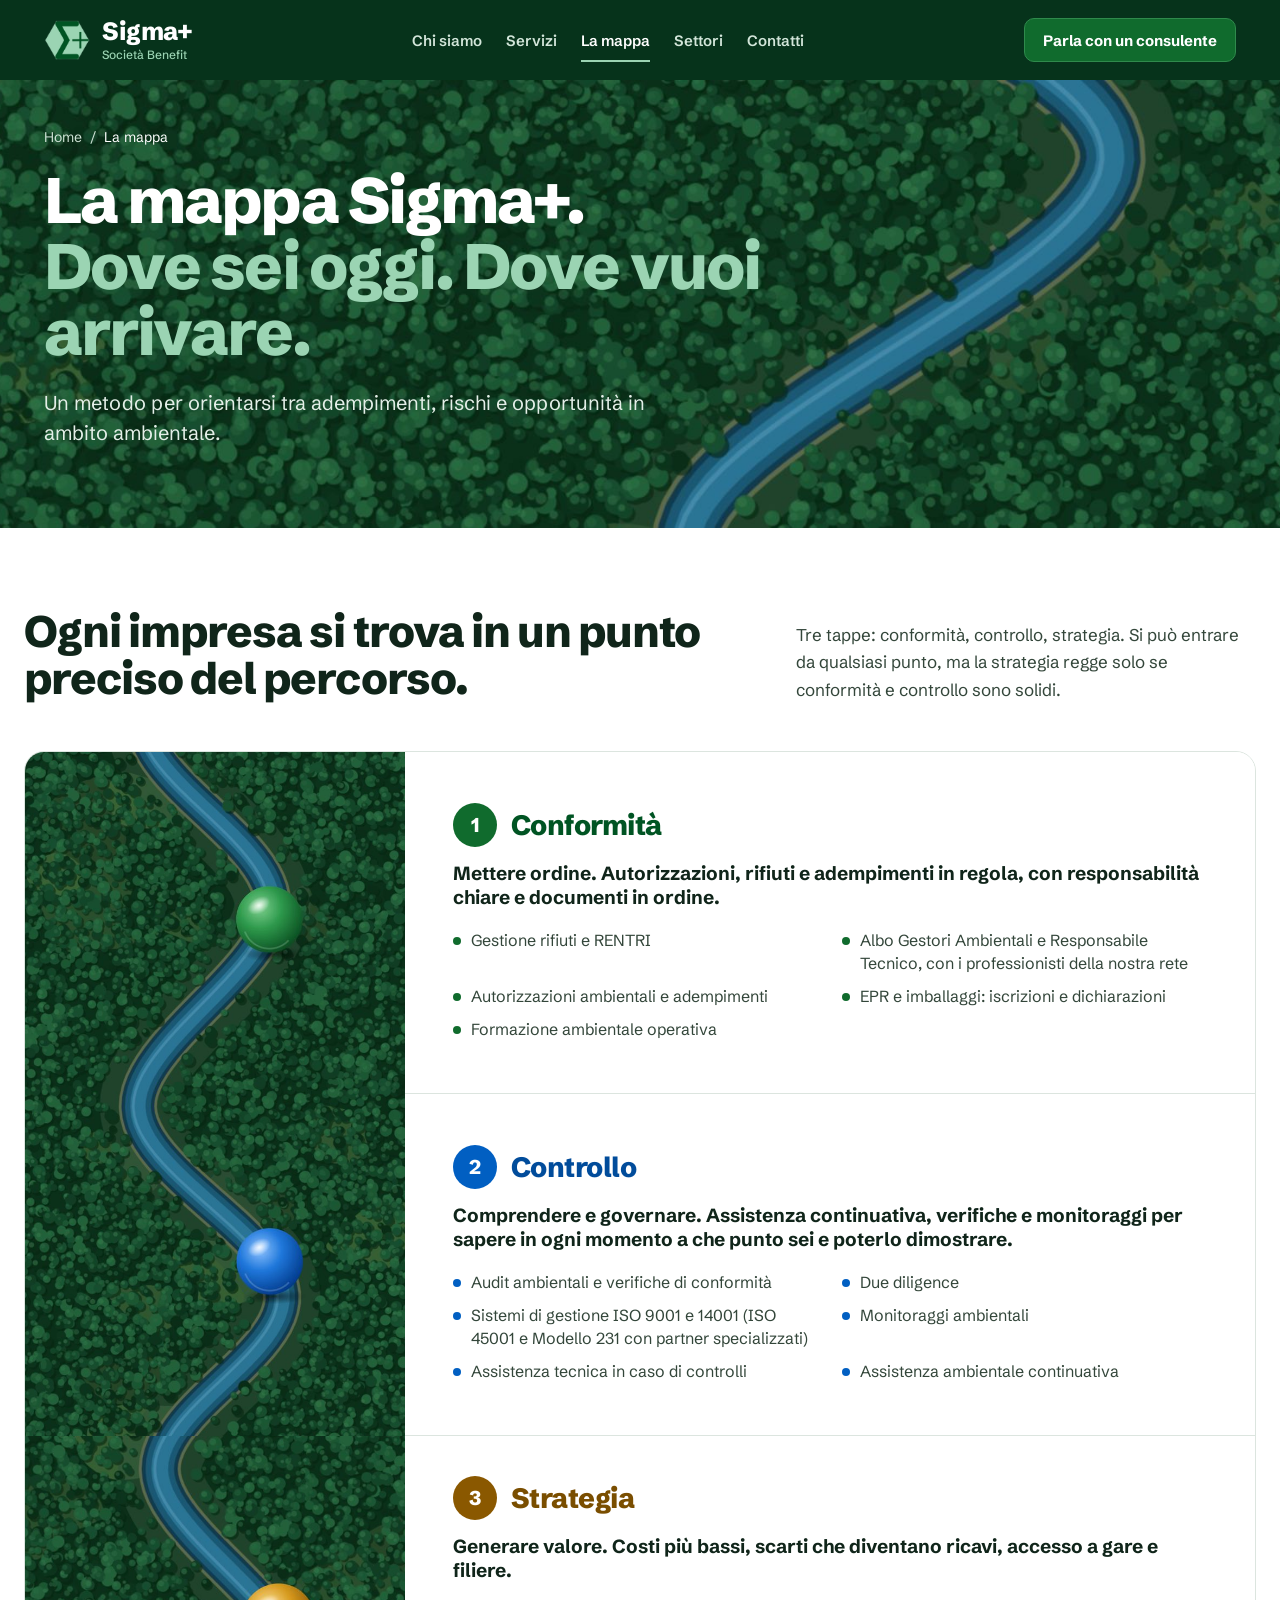
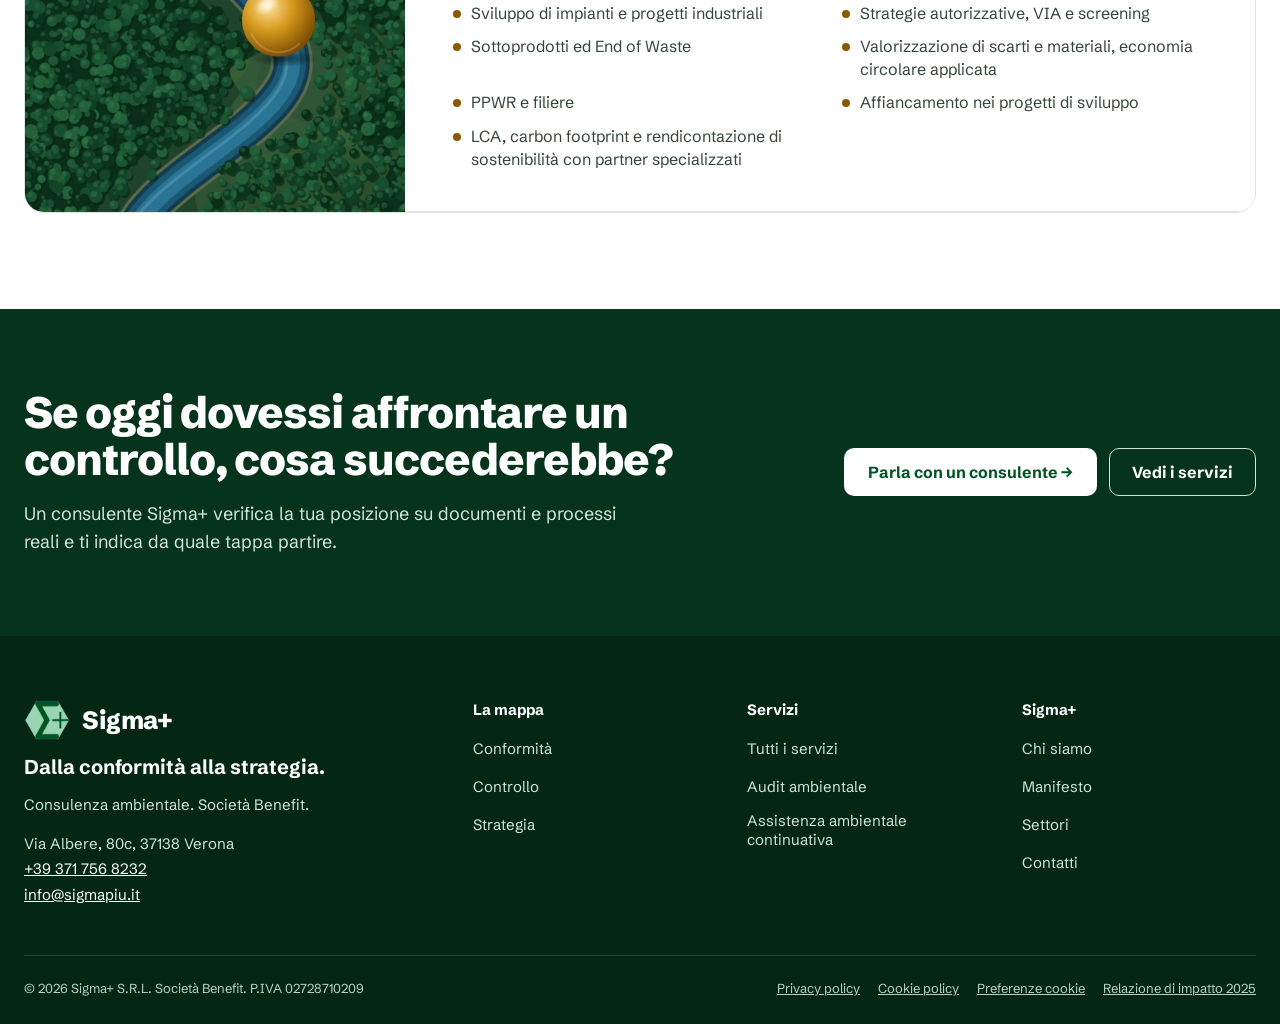
<file: LaMappa.html>
<!doctype html>
<html lang="it">
<head>
<meta charset="utf-8">
<meta name="viewport" content="width=device-width, initial-scale=1">
<title>Sigma+ — La mappa</title>
<meta name="description" content="Sigma+ Società Benefit: consulenza ambientale per medie e grandi imprese. Dalla conformità alla strategia.">
<link rel="icon" href="assets/simbolo.png">

<link rel="preconnect" href="https://fonts.googleapis.com">
<link rel="stylesheet" href="https://fonts.googleapis.com/css2?family=Schibsted+Grotesk:wght@400;500;600;700;800&amp;display=swap">
<style>
body{margin:0;background:#FFFFFF}
*{box-sizing:border-box}
a{color:#106B2D}a:hover{color:#005423}
input,select,textarea,button{font-family:inherit}
:focus-visible{outline:3px solid #015FC2;outline-offset:2px}
@media (prefers-reduced-motion: reduce){*{transition:none !important}}
</style>
</head>
<body>
<div style="font-family: 'Schibsted Grotesk', 'Helvetica Neue', Helvetica, sans-serif; color: #10251A; background: #FFFFFF; min-height: 100vh">
<header style="background: #06331B; color: #FFFFFF">
<div style="max-width: 1240px; margin: 0 auto; padding: 12px 24px; display: flex; flex-wrap: wrap; align-items: center; gap: 8px 32px">
<a href="index.html" aria-label="Sigma+ Società Benefit, home" style="display: flex; align-items: center; gap: 12px; text-decoration: none; color: #FFFFFF; min-height: 56px">
<img src="assets/simbolo.png" alt="" style="width: 46px; height: 40px; object-fit: contain">
<span style="display: flex; flex-direction: column; line-height: 1"><span style="font-size: 25px; font-weight: 800; letter-spacing: -0.02em">Sigma+</span><span style="font-size: 12px; font-weight: 500; color: #9BD4B3; margin-top: 5px">Società Benefit</span></span>
</a>
<nav aria-label="Menu principale" style="display: flex; flex-wrap: wrap; gap: 0 24px; flex: 1 1 480px; justify-content: center">
<a href="ChiSiamo.html" style="display: inline-flex; align-items: center; min-height: 44px; font-size: 15px; font-weight: 600; text-decoration: none; color: #D3E6DA">Chi siamo</a>
<a href="Servizi.html" style="display: inline-flex; align-items: center; min-height: 44px; font-size: 15px; font-weight: 600; text-decoration: none; color: #D3E6DA">Servizi</a>
<a href="LaMappa.html" style="display: inline-flex; align-items: center; min-height: 44px; font-size: 15px; font-weight: 600; text-decoration: none; color: #FFFFFF; box-shadow: inset 0 -2px 0 #9BD4B3" aria-current="page">La mappa</a>
<a href="Settori.html" style="display: inline-flex; align-items: center; min-height: 44px; font-size: 15px; font-weight: 600; text-decoration: none; color: #D3E6DA">Settori</a>
<a href="Contatti.html" style="display: inline-flex; align-items: center; min-height: 44px; font-size: 15px; font-weight: 600; text-decoration: none; color: #D3E6DA">Contatti</a>
</nav>
<a href="Contatti.html" style="display: inline-flex; align-items: center; gap: 10px; min-height: 48px; padding: 0 24px; border-radius: 10px; background: #106B2D; color: #FFFFFF; font-weight: 700; font-size: 16px; text-decoration: none; border: 0; cursor: pointer; font-family: 'Schibsted Grotesk', 'Helvetica Neue', Helvetica, sans-serif; min-height: 44px; padding: 0 18px; font-size: 15px; border: 1px solid #2F8A4C">Parla con un consulente</a>
</div>
</header>
<section style="position: relative; background: #0B3019; overflow: hidden">
<img src="assets/hero-mappa.jpg" alt="" style="position: absolute; top: 0; left: 0; width: 100%; height: 100%; object-fit: cover; object-position: 70% center">
<div style="position: relative; max-width: 1240px; margin: 0 auto; padding: 48px 24px 80px">
<nav aria-label="Percorso" style="display: flex; flex-wrap: wrap; gap: 8px; font-size: 14px; color: #CFE3D6; margin-bottom: 22px"><a href="index.html" style="color: #CFE3D6; text-decoration: none">Home</a><span aria-hidden="true">/</span><span style="color: #FFFFFF">La mappa</span></nav>
<h1 style="margin: 0; font-size: clamp(38px, 5.2vw, 64px); line-height: 1.03; font-weight: 800; letter-spacing: -0.03em; color: #FFFFFF; max-width: 780px">La mappa Sigma+.<span style="display: block; color: #9BD4B3">Dove sei oggi. Dove vuoi arrivare.</span></h1>
<p style="margin: 22px 0 0; font-size: 20px; line-height: 1.5; color: #E4EFE8; max-width: 620px">Un metodo per orientarsi tra adempimenti, rischi e opportunità in ambito ambientale.</p>
</div>
</section>
<section style="padding: 80px 24px 0">
<div style="max-width: 1240px; margin: 0 auto; display: flex; flex-wrap: wrap; gap: 24px 64px; align-items: flex-end">
<h2 style="margin: 0; font-size: clamp(30px, 3.6vw, 44px); line-height: 1.08; font-weight: 800; letter-spacing: -0.022em; color: #10251A; flex: 1 1 520px">Ogni impresa si trova in un punto preciso del percorso.</h2>
<p style="margin: 0; font-size: 17px; line-height: 1.6; color: #33463A; flex: 1 1 340px; max-width: 460px">Tre tappe: conformità, controllo, strategia. Si può entrare da qualsiasi punto, ma la strategia regge solo se conformità e controllo sono solidi.</p>
</div>
</section>
<section style="padding: 48px 24px 96px">
<div style="max-width: 1240px; margin: 0 auto; border-radius: 20px; overflow: hidden; border: 1px solid #DCE5DF">
<div style="display: flex; flex-wrap: wrap; align-items: stretch">
<img src="assets/mappa-1.jpg" alt="" style="flex: 0 1 380px; width: 380px; max-width: 100%; aspect-ratio: 700 / 630; object-fit: cover; display: block">
<div style="flex: 1 1 420px; padding: 40px 48px; display: flex; flex-direction: column; justify-content: center; gap: 14px; background: #FFFFFF; border-bottom: 1px solid #DCE5DF">
<div style="display: flex; align-items: center; gap: 14px"><span style="width: 44px; height: 44px; border-radius: 50%; background: #106B2D; color: #FFFFFF; font-weight: 800; font-size: 20px; display: flex; align-items: center; justify-content: center">1</span><p style="margin: 0; font-size: 28px; font-weight: 800; letter-spacing: -0.02em; color: #005423">Conformità</p></div>
<p style="margin: 0; font-size: 19px; font-weight: 700; color: #10251A">Mettere ordine. Autorizzazioni, rifiuti e adempimenti in regola, con responsabilità chiare e documenti in ordine.</p>
<ul style="margin: 6px 0 0; padding: 0; list-style: none; display: grid; grid-template-columns: repeat(auto-fit, minmax(240px, 1fr)); gap: 10px 24px"><li style="display: flex; gap: 10px; align-items: flex-start; font-size: 16px; line-height: 1.45; color: #33463A"><span aria-hidden="true" style="flex: none; width: 8px; height: 8px; border-radius: 50%; background: #106B2D; margin-top: 8px"></span><span>Gestione rifiuti e RENTRI</span></li>
<li style="display: flex; gap: 10px; align-items: flex-start; font-size: 16px; line-height: 1.45; color: #33463A"><span aria-hidden="true" style="flex: none; width: 8px; height: 8px; border-radius: 50%; background: #106B2D; margin-top: 8px"></span><span>Albo Gestori Ambientali e Responsabile Tecnico, con i professionisti della nostra rete</span></li>
<li style="display: flex; gap: 10px; align-items: flex-start; font-size: 16px; line-height: 1.45; color: #33463A"><span aria-hidden="true" style="flex: none; width: 8px; height: 8px; border-radius: 50%; background: #106B2D; margin-top: 8px"></span><span>Autorizzazioni ambientali e adempimenti</span></li>
<li style="display: flex; gap: 10px; align-items: flex-start; font-size: 16px; line-height: 1.45; color: #33463A"><span aria-hidden="true" style="flex: none; width: 8px; height: 8px; border-radius: 50%; background: #106B2D; margin-top: 8px"></span><span>EPR e imballaggi: iscrizioni e dichiarazioni</span></li>
<li style="display: flex; gap: 10px; align-items: flex-start; font-size: 16px; line-height: 1.45; color: #33463A"><span aria-hidden="true" style="flex: none; width: 8px; height: 8px; border-radius: 50%; background: #106B2D; margin-top: 8px"></span><span>Formazione ambientale operativa</span></li>
</ul>
</div></div>
<div style="display: flex; flex-wrap: wrap; align-items: stretch">
<img src="assets/mappa-2.jpg" alt="" style="flex: 0 1 380px; width: 380px; max-width: 100%; aspect-ratio: 700 / 630; object-fit: cover; display: block">
<div style="flex: 1 1 420px; padding: 40px 48px; display: flex; flex-direction: column; justify-content: center; gap: 14px; background: #FFFFFF; border-bottom: 1px solid #DCE5DF">
<div style="display: flex; align-items: center; gap: 14px"><span style="width: 44px; height: 44px; border-radius: 50%; background: #015FC2; color: #FFFFFF; font-weight: 800; font-size: 20px; display: flex; align-items: center; justify-content: center">2</span><p style="margin: 0; font-size: 28px; font-weight: 800; letter-spacing: -0.02em; color: #014C9B">Controllo</p></div>
<p style="margin: 0; font-size: 19px; font-weight: 700; color: #10251A">Comprendere e governare. Assistenza continuativa, verifiche e monitoraggi per sapere in ogni momento a che punto sei e poterlo dimostrare.</p>
<ul style="margin: 6px 0 0; padding: 0; list-style: none; display: grid; grid-template-columns: repeat(auto-fit, minmax(240px, 1fr)); gap: 10px 24px"><li style="display: flex; gap: 10px; align-items: flex-start; font-size: 16px; line-height: 1.45; color: #33463A"><span aria-hidden="true" style="flex: none; width: 8px; height: 8px; border-radius: 50%; background: #015FC2; margin-top: 8px"></span><span>Audit ambientali e verifiche di conformità</span></li>
<li style="display: flex; gap: 10px; align-items: flex-start; font-size: 16px; line-height: 1.45; color: #33463A"><span aria-hidden="true" style="flex: none; width: 8px; height: 8px; border-radius: 50%; background: #015FC2; margin-top: 8px"></span><span>Due diligence</span></li>
<li style="display: flex; gap: 10px; align-items: flex-start; font-size: 16px; line-height: 1.45; color: #33463A"><span aria-hidden="true" style="flex: none; width: 8px; height: 8px; border-radius: 50%; background: #015FC2; margin-top: 8px"></span><span>Sistemi di gestione ISO 9001 e 14001 (ISO 45001 e Modello 231 con partner specializzati)</span></li>
<li style="display: flex; gap: 10px; align-items: flex-start; font-size: 16px; line-height: 1.45; color: #33463A"><span aria-hidden="true" style="flex: none; width: 8px; height: 8px; border-radius: 50%; background: #015FC2; margin-top: 8px"></span><span>Monitoraggi ambientali</span></li>
<li style="display: flex; gap: 10px; align-items: flex-start; font-size: 16px; line-height: 1.45; color: #33463A"><span aria-hidden="true" style="flex: none; width: 8px; height: 8px; border-radius: 50%; background: #015FC2; margin-top: 8px"></span><span>Assistenza tecnica in caso di controlli</span></li>
<li style="display: flex; gap: 10px; align-items: flex-start; font-size: 16px; line-height: 1.45; color: #33463A"><span aria-hidden="true" style="flex: none; width: 8px; height: 8px; border-radius: 50%; background: #015FC2; margin-top: 8px"></span><span>Assistenza ambientale continuativa</span></li>
</ul>
</div></div>
<div style="display: flex; flex-wrap: wrap; align-items: stretch">
<img src="assets/mappa-3.jpg" alt="" style="flex: 0 1 380px; width: 380px; max-width: 100%; aspect-ratio: 700 / 630; object-fit: cover; display: block">
<div style="flex: 1 1 420px; padding: 40px 48px; display: flex; flex-direction: column; justify-content: center; gap: 14px; background: #FFFFFF; border-bottom: 1px solid #DCE5DF">
<div style="display: flex; align-items: center; gap: 14px"><span style="width: 44px; height: 44px; border-radius: 50%; background: #8A5800; color: #FFFFFF; font-weight: 800; font-size: 20px; display: flex; align-items: center; justify-content: center">3</span><p style="margin: 0; font-size: 28px; font-weight: 800; letter-spacing: -0.02em; color: #7A4E00">Strategia</p></div>
<p style="margin: 0; font-size: 19px; font-weight: 700; color: #10251A">Generare valore. Costi più bassi, scarti che diventano ricavi, accesso a gare e filiere.</p>
<ul style="margin: 6px 0 0; padding: 0; list-style: none; display: grid; grid-template-columns: repeat(auto-fit, minmax(240px, 1fr)); gap: 10px 24px"><li style="display: flex; gap: 10px; align-items: flex-start; font-size: 16px; line-height: 1.45; color: #33463A"><span aria-hidden="true" style="flex: none; width: 8px; height: 8px; border-radius: 50%; background: #8A5800; margin-top: 8px"></span><span>Sviluppo di impianti e progetti industriali</span></li>
<li style="display: flex; gap: 10px; align-items: flex-start; font-size: 16px; line-height: 1.45; color: #33463A"><span aria-hidden="true" style="flex: none; width: 8px; height: 8px; border-radius: 50%; background: #8A5800; margin-top: 8px"></span><span>Strategie autorizzative, VIA e screening</span></li>
<li style="display: flex; gap: 10px; align-items: flex-start; font-size: 16px; line-height: 1.45; color: #33463A"><span aria-hidden="true" style="flex: none; width: 8px; height: 8px; border-radius: 50%; background: #8A5800; margin-top: 8px"></span><span>Sottoprodotti ed End of Waste</span></li>
<li style="display: flex; gap: 10px; align-items: flex-start; font-size: 16px; line-height: 1.45; color: #33463A"><span aria-hidden="true" style="flex: none; width: 8px; height: 8px; border-radius: 50%; background: #8A5800; margin-top: 8px"></span><span>Valorizzazione di scarti e materiali, economia circolare applicata</span></li>
<li style="display: flex; gap: 10px; align-items: flex-start; font-size: 16px; line-height: 1.45; color: #33463A"><span aria-hidden="true" style="flex: none; width: 8px; height: 8px; border-radius: 50%; background: #8A5800; margin-top: 8px"></span><span>PPWR e filiere</span></li>
<li style="display: flex; gap: 10px; align-items: flex-start; font-size: 16px; line-height: 1.45; color: #33463A"><span aria-hidden="true" style="flex: none; width: 8px; height: 8px; border-radius: 50%; background: #8A5800; margin-top: 8px"></span><span>Affiancamento nei progetti di sviluppo</span></li>
<li style="display: flex; gap: 10px; align-items: flex-start; font-size: 16px; line-height: 1.45; color: #33463A"><span aria-hidden="true" style="flex: none; width: 8px; height: 8px; border-radius: 50%; background: #8A5800; margin-top: 8px"></span><span>LCA, carbon footprint e rendicontazione di sostenibilità con partner specializzati</span></li>
</ul>
</div></div>
</div>
</section>
<section style="background: #06331B; padding: 80px 24px">
<div style="max-width: 1240px; margin: 0 auto; display: flex; flex-wrap: wrap; gap: 32px; align-items: center; justify-content: space-between">
<div style="flex: 1 1 520px"><h2 style="margin: 0; font-size: clamp(30px, 3.6vw, 44px); line-height: 1.08; font-weight: 800; letter-spacing: -0.022em; color: #FFFFFF">Se oggi dovessi affrontare un controllo, cosa succederebbe?</h2>
<p style="margin: 16px 0 0; font-size: 18px; line-height: 1.55; color: #D3E6DA; max-width: 620px">Un consulente Sigma+ verifica la tua posizione su documenti e processi reali e ti indica da quale tappa partire.</p></div>
<div style="display: flex; flex-wrap: wrap; gap: 12px"><a href="Contatti.html" style="display: inline-flex; align-items: center; gap: 10px; min-height: 48px; padding: 0 24px; border-radius: 10px; background: #106B2D; color: #FFFFFF; font-weight: 700; font-size: 16px; text-decoration: none; border: 0; cursor: pointer; font-family: 'Schibsted Grotesk', 'Helvetica Neue', Helvetica, sans-serif; background: #FFFFFF; color: #005423">Parla con un consulente →</a>
<a href="Servizi.html" style="display: inline-flex; align-items: center; gap: 10px; min-height: 48px; padding: 0 22px; border-radius: 10px; border: 1.5px solid #CFE3D6; color: #FFFFFF; font-weight: 700; font-size: 16px; text-decoration: none">Vedi i servizi</a>
</div>
</div>
</section>
<footer style="background: #042714; color: #D3E6DA; padding: 64px 24px 28px">
<div style="max-width: 1240px; margin: 0 auto">
<div style="display: flex; flex-wrap: wrap; gap: 40px">
<div style="display: flex; flex-direction: column; gap: 14px; flex: 2 1 300px">
<div style="display: flex; align-items: center; gap: 12px"><img src="assets/simbolo.png" alt="" style="width: 46px; height: 40px; object-fit: contain"><span style="font-size: 25px; font-weight: 800; color: #FFFFFF; letter-spacing: -0.02em">Sigma+</span></div>
<p style="margin: 0; font-size: 20px; font-weight: 700; color: #FFFFFF">Dalla conformità alla strategia.</p>
<p style="margin: 0; font-size: 15px; line-height: 1.6; max-width: 340px">Consulenza ambientale. Società Benefit.</p>
<p style="margin: 0; font-size: 15px; line-height: 1.7">Via Albere, 80c, 37138 Verona<br><a href="tel:+393717568232" style="color: #FFFFFF">+39 371 756 8232</a><br><a href="mailto:info@sigmapiu.it" style="color: #FFFFFF">info@sigmapiu.it</a></p>
</div>
<div style="display: flex; flex-direction: column; gap: 10px; flex: 1 1 180px"><p style="margin: 0 0 6px; font-size: 15px; font-weight: 700; color: #FFFFFF">La mappa</p><a href="LaMappa.html" style="color: #D3E6DA; text-decoration: none; font-size: 15px; min-height: 28px; display: inline-flex; align-items: center">Conformità</a><a href="LaMappa.html" style="color: #D3E6DA; text-decoration: none; font-size: 15px; min-height: 28px; display: inline-flex; align-items: center">Controllo</a><a href="LaMappa.html" style="color: #D3E6DA; text-decoration: none; font-size: 15px; min-height: 28px; display: inline-flex; align-items: center">Strategia</a></div>
<div style="display: flex; flex-direction: column; gap: 10px; flex: 1 1 180px"><p style="margin: 0 0 6px; font-size: 15px; font-weight: 700; color: #FFFFFF">Servizi</p><a href="Servizi.html" style="color: #D3E6DA; text-decoration: none; font-size: 15px; min-height: 28px; display: inline-flex; align-items: center">Tutti i servizi</a><a href="ServizioAudit.html" style="color: #D3E6DA; text-decoration: none; font-size: 15px; min-height: 28px; display: inline-flex; align-items: center">Audit ambientale</a><a href="Servizi.html#assistenza-continuativa" style="color: #D3E6DA; text-decoration: none; font-size: 15px; min-height: 28px; display: inline-flex; align-items: center">Assistenza ambientale continuativa</a></div>
<div style="display: flex; flex-direction: column; gap: 10px; flex: 1 1 180px"><p style="margin: 0 0 6px; font-size: 15px; font-weight: 700; color: #FFFFFF">Sigma+</p><a href="ChiSiamo.html" style="color: #D3E6DA; text-decoration: none; font-size: 15px; min-height: 28px; display: inline-flex; align-items: center">Chi siamo</a><a href="ChiSiamo.html" style="color: #D3E6DA; text-decoration: none; font-size: 15px; min-height: 28px; display: inline-flex; align-items: center">Manifesto</a><a href="Settori.html" style="color: #D3E6DA; text-decoration: none; font-size: 15px; min-height: 28px; display: inline-flex; align-items: center">Settori</a><a href="Contatti.html" style="color: #D3E6DA; text-decoration: none; font-size: 15px; min-height: 28px; display: inline-flex; align-items: center">Contatti</a></div>
</div>
<div style="display: flex; flex-wrap: wrap; gap: 12px 24px; justify-content: space-between; margin-top: 48px; padding-top: 24px; border-top: 1px solid #1D4A30; font-size: 13px; color: #B9D2C2">
<span>© 2026 Sigma+ S.R.L. Società Benefit. P.IVA 02728710209</span>
<span style="display: flex; flex-wrap: wrap; gap: 4px 18px"><a href="#" style="color: #B9D2C2">Privacy policy</a><a href="#" style="color: #B9D2C2">Cookie policy</a><a href="#" style="color: #B9D2C2">Preferenze cookie</a><a href="assets/Relazione_Impatto_Sigma_2025.pdf" style="color: #B9D2C2">Relazione di impatto 2025</a></span>
</div>
</div>
</footer>
</div>
</body>
</html>
</file>
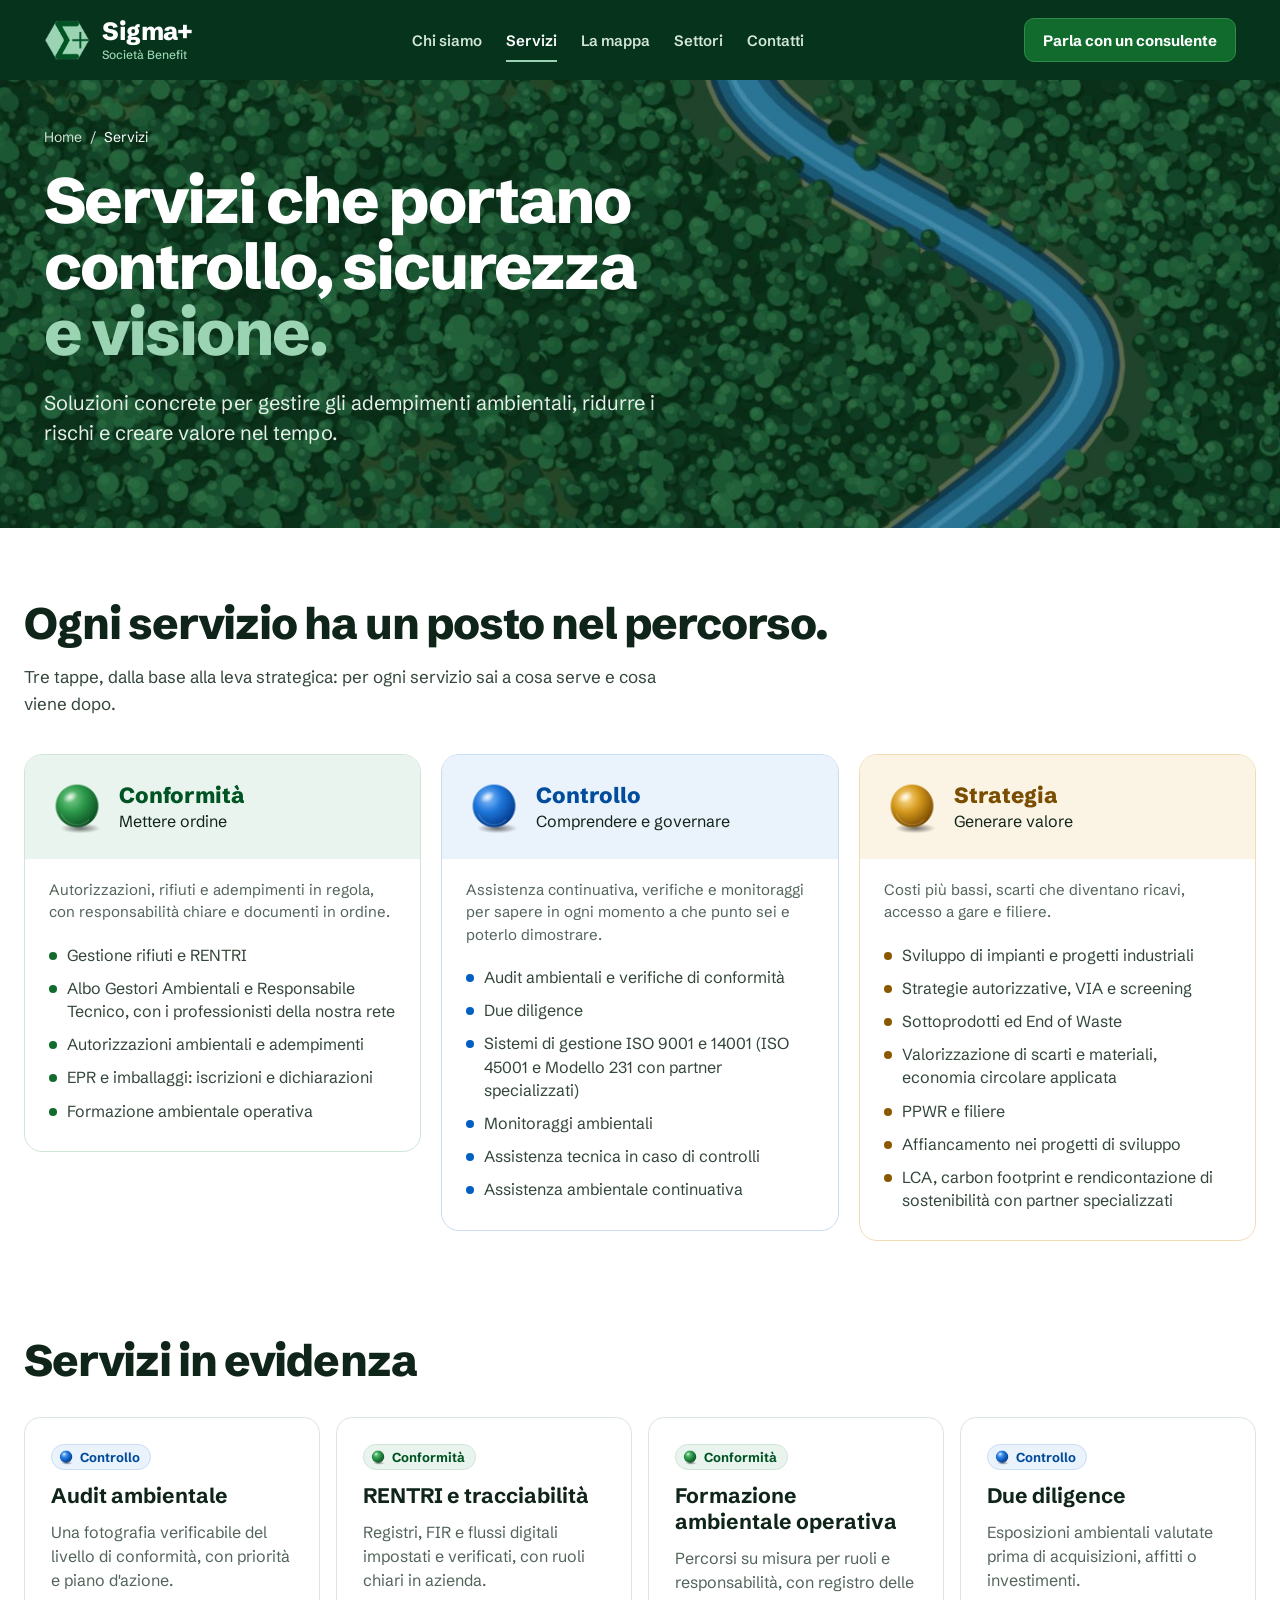
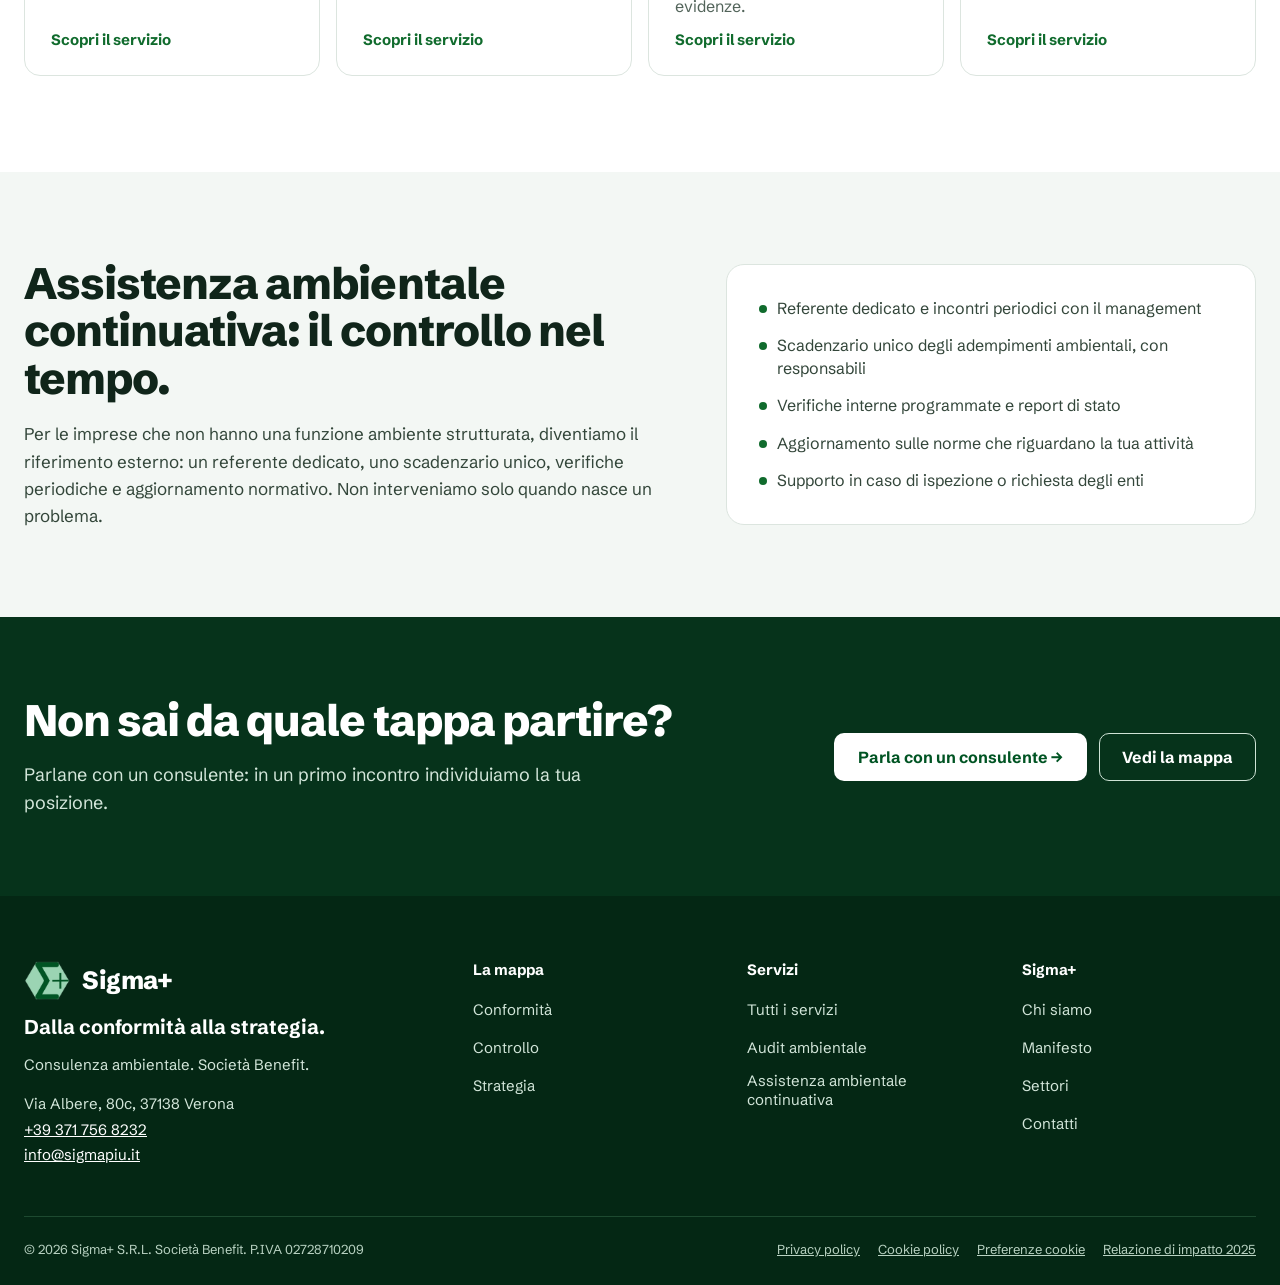
<file: Servizi.html>
<!doctype html>
<html lang="it">
<head>
<meta charset="utf-8">
<meta name="viewport" content="width=device-width, initial-scale=1">
<title>Sigma+ — Servizi</title>
<meta name="description" content="Sigma+ Società Benefit: consulenza ambientale per medie e grandi imprese. Dalla conformità alla strategia.">
<link rel="icon" href="assets/simbolo.png">

<link rel="preconnect" href="https://fonts.googleapis.com">
<link rel="stylesheet" href="https://fonts.googleapis.com/css2?family=Schibsted+Grotesk:wght@400;500;600;700;800&amp;display=swap">
<style>
body{margin:0;background:#FFFFFF}
*{box-sizing:border-box}
a{color:#106B2D}a:hover{color:#005423}
input,select,textarea,button{font-family:inherit}
:focus-visible{outline:3px solid #015FC2;outline-offset:2px}
@media (prefers-reduced-motion: reduce){*{transition:none !important}}
</style>
</head>
<body>
<div style="font-family: 'Schibsted Grotesk', 'Helvetica Neue', Helvetica, sans-serif; color: #10251A; background: #FFFFFF; min-height: 100vh">
<header style="background: #06331B; color: #FFFFFF">
<div style="max-width: 1240px; margin: 0 auto; padding: 12px 24px; display: flex; flex-wrap: wrap; align-items: center; gap: 8px 32px">
<a href="index.html" aria-label="Sigma+ Società Benefit, home" style="display: flex; align-items: center; gap: 12px; text-decoration: none; color: #FFFFFF; min-height: 56px">
<img src="assets/simbolo.png" alt="" style="width: 46px; height: 40px; object-fit: contain">
<span style="display: flex; flex-direction: column; line-height: 1"><span style="font-size: 25px; font-weight: 800; letter-spacing: -0.02em">Sigma+</span><span style="font-size: 12px; font-weight: 500; color: #9BD4B3; margin-top: 5px">Società Benefit</span></span>
</a>
<nav aria-label="Menu principale" style="display: flex; flex-wrap: wrap; gap: 0 24px; flex: 1 1 480px; justify-content: center">
<a href="ChiSiamo.html" style="display: inline-flex; align-items: center; min-height: 44px; font-size: 15px; font-weight: 600; text-decoration: none; color: #D3E6DA">Chi siamo</a>
<a href="Servizi.html" style="display: inline-flex; align-items: center; min-height: 44px; font-size: 15px; font-weight: 600; text-decoration: none; color: #FFFFFF; box-shadow: inset 0 -2px 0 #9BD4B3" aria-current="page">Servizi</a>
<a href="LaMappa.html" style="display: inline-flex; align-items: center; min-height: 44px; font-size: 15px; font-weight: 600; text-decoration: none; color: #D3E6DA">La mappa</a>
<a href="Settori.html" style="display: inline-flex; align-items: center; min-height: 44px; font-size: 15px; font-weight: 600; text-decoration: none; color: #D3E6DA">Settori</a>
<a href="Contatti.html" style="display: inline-flex; align-items: center; min-height: 44px; font-size: 15px; font-weight: 600; text-decoration: none; color: #D3E6DA">Contatti</a>
</nav>
<a href="Contatti.html" style="display: inline-flex; align-items: center; gap: 10px; min-height: 48px; padding: 0 24px; border-radius: 10px; background: #106B2D; color: #FFFFFF; font-weight: 700; font-size: 16px; text-decoration: none; border: 0; cursor: pointer; font-family: 'Schibsted Grotesk', 'Helvetica Neue', Helvetica, sans-serif; min-height: 44px; padding: 0 18px; font-size: 15px; border: 1px solid #2F8A4C">Parla con un consulente</a>
</div>
</header>
<section style="position: relative; background: #0B3019; overflow: hidden">
<img src="assets/hero-servizi.jpg" alt="" style="position: absolute; top: 0; left: 0; width: 100%; height: 100%; object-fit: cover; object-position: 70% center">
<div style="position: relative; max-width: 1240px; margin: 0 auto; padding: 48px 24px 80px">
<nav aria-label="Percorso" style="display: flex; flex-wrap: wrap; gap: 8px; font-size: 14px; color: #CFE3D6; margin-bottom: 22px"><a href="index.html" style="color: #CFE3D6; text-decoration: none">Home</a><span aria-hidden="true">/</span><span style="color: #FFFFFF">Servizi</span></nav>
<h1 style="margin: 0; font-size: clamp(38px, 5.2vw, 64px); line-height: 1.03; font-weight: 800; letter-spacing: -0.03em; color: #FFFFFF; max-width: 780px">Servizi che portano controllo, sicurezza<span style="display: block; color: #9BD4B3">e visione.</span></h1>
<p style="margin: 22px 0 0; font-size: 20px; line-height: 1.5; color: #E4EFE8; max-width: 620px">Soluzioni concrete per gestire gli adempimenti ambientali, ridurre i rischi e creare valore nel tempo.</p>
</div>
</section>
<section style="padding: 72px 24px 96px">
<div style="max-width: 1240px; margin: 0 auto">
<div style="display: flex; flex-wrap: wrap; gap: 20px 48px; align-items: flex-end; justify-content: space-between; margin-bottom: 36px">
<div style="flex: 1 1 520px"><h2 style="margin: 0; font-size: clamp(30px, 3.6vw, 44px); line-height: 1.08; font-weight: 800; letter-spacing: -0.022em; color: #10251A">Ogni servizio ha un posto nel percorso.</h2><p style="margin: 0; font-size: 17px; line-height: 1.6; color: #33463A; margin-top: 16px; max-width: 640px">Tre tappe, dalla base alla leva strategica: per ogni servizio sai a cosa serve e cosa viene dopo.</p></div>
</div>
<div style="display: grid; grid-template-columns: repeat(auto-fit, minmax(320px, 1fr)); gap: 20px; align-items: start"><div style="display: flex; flex-direction: column; border-radius: 18px; overflow: hidden; border: 1px solid #CFE6D7; background: #FFFFFF">
<div style="display: flex; align-items: center; gap: 14px; padding: 24px; background: #EAF4EE"><img src="assets/sfera-g.png" alt="" style="width: 56px; height: 56px; flex: none"><div><p style="margin: 0; font-size: 22px; font-weight: 800; color: #005423">Conformità</p><p style="margin: 2px 0 0; font-size: 16px; color: #10251A">Mettere ordine</p></div></div>
<p style="margin: 0; padding: 20px 24px 0; font-size: 15px; line-height: 1.5; color: #52645A">Autorizzazioni, rifiuti e adempimenti in regola, con responsabilità chiare e documenti in ordine.</p>
<div style="padding: 20px 24px 28px; display: flex; flex-direction: column; gap: 24px">
<div style="display: flex; flex-direction: column; gap: 10px"><ul style="margin: 0; padding: 0; list-style: none; display: flex; flex-direction: column; gap: 10px"><li style="display: flex; gap: 10px; align-items: flex-start; font-size: 16px; line-height: 1.45; color: #33463A"><span aria-hidden="true" style="flex: none; width: 8px; height: 8px; border-radius: 50%; background: #106B2D; margin-top: 8px"></span><span>Gestione rifiuti e RENTRI</span></li>
<li style="display: flex; gap: 10px; align-items: flex-start; font-size: 16px; line-height: 1.45; color: #33463A"><span aria-hidden="true" style="flex: none; width: 8px; height: 8px; border-radius: 50%; background: #106B2D; margin-top: 8px"></span><span>Albo Gestori Ambientali e Responsabile Tecnico, con i professionisti della nostra rete</span></li>
<li style="display: flex; gap: 10px; align-items: flex-start; font-size: 16px; line-height: 1.45; color: #33463A"><span aria-hidden="true" style="flex: none; width: 8px; height: 8px; border-radius: 50%; background: #106B2D; margin-top: 8px"></span><span>Autorizzazioni ambientali e adempimenti</span></li>
<li style="display: flex; gap: 10px; align-items: flex-start; font-size: 16px; line-height: 1.45; color: #33463A"><span aria-hidden="true" style="flex: none; width: 8px; height: 8px; border-radius: 50%; background: #106B2D; margin-top: 8px"></span><span>EPR e imballaggi: iscrizioni e dichiarazioni</span></li>
<li style="display: flex; gap: 10px; align-items: flex-start; font-size: 16px; line-height: 1.45; color: #33463A"><span aria-hidden="true" style="flex: none; width: 8px; height: 8px; border-radius: 50%; background: #106B2D; margin-top: 8px"></span><span>Formazione ambientale operativa</span></li>
</ul></div>

</div></div>
<div style="display: flex; flex-direction: column; border-radius: 18px; overflow: hidden; border: 1px solid #CBDDF5; background: #FFFFFF">
<div style="display: flex; align-items: center; gap: 14px; padding: 24px; background: #EAF2FC"><img src="assets/sfera-b.png" alt="" style="width: 56px; height: 56px; flex: none"><div><p style="margin: 0; font-size: 22px; font-weight: 800; color: #014C9B">Controllo</p><p style="margin: 2px 0 0; font-size: 16px; color: #10251A">Comprendere e governare</p></div></div>
<p style="margin: 0; padding: 20px 24px 0; font-size: 15px; line-height: 1.5; color: #52645A">Assistenza continuativa, verifiche e monitoraggi per sapere in ogni momento a che punto sei e poterlo dimostrare.</p>
<div style="padding: 20px 24px 28px; display: flex; flex-direction: column; gap: 24px">
<div style="display: flex; flex-direction: column; gap: 10px"><ul style="margin: 0; padding: 0; list-style: none; display: flex; flex-direction: column; gap: 10px"><li style="display: flex; gap: 10px; align-items: flex-start; font-size: 16px; line-height: 1.45; color: #33463A"><span aria-hidden="true" style="flex: none; width: 8px; height: 8px; border-radius: 50%; background: #015FC2; margin-top: 8px"></span><span>Audit ambientali e verifiche di conformità</span></li>
<li style="display: flex; gap: 10px; align-items: flex-start; font-size: 16px; line-height: 1.45; color: #33463A"><span aria-hidden="true" style="flex: none; width: 8px; height: 8px; border-radius: 50%; background: #015FC2; margin-top: 8px"></span><span>Due diligence</span></li>
<li style="display: flex; gap: 10px; align-items: flex-start; font-size: 16px; line-height: 1.45; color: #33463A"><span aria-hidden="true" style="flex: none; width: 8px; height: 8px; border-radius: 50%; background: #015FC2; margin-top: 8px"></span><span>Sistemi di gestione ISO 9001 e 14001 (ISO 45001 e Modello 231 con partner specializzati)</span></li>
<li style="display: flex; gap: 10px; align-items: flex-start; font-size: 16px; line-height: 1.45; color: #33463A"><span aria-hidden="true" style="flex: none; width: 8px; height: 8px; border-radius: 50%; background: #015FC2; margin-top: 8px"></span><span>Monitoraggi ambientali</span></li>
<li style="display: flex; gap: 10px; align-items: flex-start; font-size: 16px; line-height: 1.45; color: #33463A"><span aria-hidden="true" style="flex: none; width: 8px; height: 8px; border-radius: 50%; background: #015FC2; margin-top: 8px"></span><span>Assistenza tecnica in caso di controlli</span></li>
<li style="display: flex; gap: 10px; align-items: flex-start; font-size: 16px; line-height: 1.45; color: #33463A"><span aria-hidden="true" style="flex: none; width: 8px; height: 8px; border-radius: 50%; background: #015FC2; margin-top: 8px"></span><span>Assistenza ambientale continuativa</span></li>
</ul></div>

</div></div>
<div style="display: flex; flex-direction: column; border-radius: 18px; overflow: hidden; border: 1px solid #F0DDB5; background: #FFFFFF">
<div style="display: flex; align-items: center; gap: 14px; padding: 24px; background: #FBF3E3"><img src="assets/sfera-o.png" alt="" style="width: 56px; height: 56px; flex: none"><div><p style="margin: 0; font-size: 22px; font-weight: 800; color: #7A4E00">Strategia</p><p style="margin: 2px 0 0; font-size: 16px; color: #10251A">Generare valore</p></div></div>
<p style="margin: 0; padding: 20px 24px 0; font-size: 15px; line-height: 1.5; color: #52645A">Costi più bassi, scarti che diventano ricavi, accesso a gare e filiere.</p>
<div style="padding: 20px 24px 28px; display: flex; flex-direction: column; gap: 24px">
<div style="display: flex; flex-direction: column; gap: 10px"><ul style="margin: 0; padding: 0; list-style: none; display: flex; flex-direction: column; gap: 10px"><li style="display: flex; gap: 10px; align-items: flex-start; font-size: 16px; line-height: 1.45; color: #33463A"><span aria-hidden="true" style="flex: none; width: 8px; height: 8px; border-radius: 50%; background: #8A5800; margin-top: 8px"></span><span>Sviluppo di impianti e progetti industriali</span></li>
<li style="display: flex; gap: 10px; align-items: flex-start; font-size: 16px; line-height: 1.45; color: #33463A"><span aria-hidden="true" style="flex: none; width: 8px; height: 8px; border-radius: 50%; background: #8A5800; margin-top: 8px"></span><span>Strategie autorizzative, VIA e screening</span></li>
<li style="display: flex; gap: 10px; align-items: flex-start; font-size: 16px; line-height: 1.45; color: #33463A"><span aria-hidden="true" style="flex: none; width: 8px; height: 8px; border-radius: 50%; background: #8A5800; margin-top: 8px"></span><span>Sottoprodotti ed End of Waste</span></li>
<li style="display: flex; gap: 10px; align-items: flex-start; font-size: 16px; line-height: 1.45; color: #33463A"><span aria-hidden="true" style="flex: none; width: 8px; height: 8px; border-radius: 50%; background: #8A5800; margin-top: 8px"></span><span>Valorizzazione di scarti e materiali, economia circolare applicata</span></li>
<li style="display: flex; gap: 10px; align-items: flex-start; font-size: 16px; line-height: 1.45; color: #33463A"><span aria-hidden="true" style="flex: none; width: 8px; height: 8px; border-radius: 50%; background: #8A5800; margin-top: 8px"></span><span>PPWR e filiere</span></li>
<li style="display: flex; gap: 10px; align-items: flex-start; font-size: 16px; line-height: 1.45; color: #33463A"><span aria-hidden="true" style="flex: none; width: 8px; height: 8px; border-radius: 50%; background: #8A5800; margin-top: 8px"></span><span>Affiancamento nei progetti di sviluppo</span></li>
<li style="display: flex; gap: 10px; align-items: flex-start; font-size: 16px; line-height: 1.45; color: #33463A"><span aria-hidden="true" style="flex: none; width: 8px; height: 8px; border-radius: 50%; background: #8A5800; margin-top: 8px"></span><span>LCA, carbon footprint e rendicontazione di sostenibilità con partner specializzati</span></li>
</ul></div>

</div></div>
</div>
</div>
</section>
<section style="padding: 0 24px 96px">
<div style="max-width: 1240px; margin: 0 auto">
<h2 style="margin: 0; font-size: clamp(30px, 3.6vw, 44px); line-height: 1.08; font-weight: 800; letter-spacing: -0.022em; color: #10251A; margin-bottom: 32px">Servizi in evidenza</h2>
<div style="display: grid; grid-template-columns: repeat(auto-fit, minmax(260px, 1fr)); gap: 16px">
<a href="ServizioAudit.html" style="display: flex; flex-direction: column; gap: 12px; padding: 26px; border-radius: 16px; border: 1px solid #DCE5DF; background: #FFFFFF; text-decoration: none"><div><span style="display: inline-flex; align-items: center; gap: 6px; font-size: 13px; font-weight: 700; color: #014C9B; background: #EAF2FC; border: 1px solid #CBDDF5; padding: 4px 10px 4px 6px; border-radius: 999px"><img src="assets/sfera-b.png" alt="" style="width: 16px; height: 16px">Controllo</span></div><p style="margin: 0; font-size: 21px; font-weight: 700; color: #10251A">Audit ambientale</p><p style="margin: 0; font-size: 16px; line-height: 1.5; color: #52645A">Una fotografia verificabile del livello di conformità, con priorità e piano d'azione.</p><span style="margin-top: auto; font-size: 15px; font-weight: 700; color: #106B2D">Scopri il servizio</span></a>
<a href="Servizi.html" style="display: flex; flex-direction: column; gap: 12px; padding: 26px; border-radius: 16px; border: 1px solid #DCE5DF; background: #FFFFFF; text-decoration: none"><div><span style="display: inline-flex; align-items: center; gap: 6px; font-size: 13px; font-weight: 700; color: #005423; background: #EAF4EE; border: 1px solid #CFE6D7; padding: 4px 10px 4px 6px; border-radius: 999px"><img src="assets/sfera-g.png" alt="" style="width: 16px; height: 16px">Conformità</span></div><p style="margin: 0; font-size: 21px; font-weight: 700; color: #10251A">RENTRI e tracciabilità</p><p style="margin: 0; font-size: 16px; line-height: 1.5; color: #52645A">Registri, FIR e flussi digitali impostati e verificati, con ruoli chiari in azienda.</p><span style="margin-top: auto; font-size: 15px; font-weight: 700; color: #106B2D">Scopri il servizio</span></a>
<a href="Servizi.html" style="display: flex; flex-direction: column; gap: 12px; padding: 26px; border-radius: 16px; border: 1px solid #DCE5DF; background: #FFFFFF; text-decoration: none"><div><span style="display: inline-flex; align-items: center; gap: 6px; font-size: 13px; font-weight: 700; color: #005423; background: #EAF4EE; border: 1px solid #CFE6D7; padding: 4px 10px 4px 6px; border-radius: 999px"><img src="assets/sfera-g.png" alt="" style="width: 16px; height: 16px">Conformità</span></div><p style="margin: 0; font-size: 21px; font-weight: 700; color: #10251A">Formazione ambientale operativa</p><p style="margin: 0; font-size: 16px; line-height: 1.5; color: #52645A">Percorsi su misura per ruoli e responsabilità, con registro delle evidenze.</p><span style="margin-top: auto; font-size: 15px; font-weight: 700; color: #106B2D">Scopri il servizio</span></a>
<a href="ServizioAudit.html" style="display: flex; flex-direction: column; gap: 12px; padding: 26px; border-radius: 16px; border: 1px solid #DCE5DF; background: #FFFFFF; text-decoration: none"><div><span style="display: inline-flex; align-items: center; gap: 6px; font-size: 13px; font-weight: 700; color: #014C9B; background: #EAF2FC; border: 1px solid #CBDDF5; padding: 4px 10px 4px 6px; border-radius: 999px"><img src="assets/sfera-b.png" alt="" style="width: 16px; height: 16px">Controllo</span></div><p style="margin: 0; font-size: 21px; font-weight: 700; color: #10251A">Due diligence</p><p style="margin: 0; font-size: 16px; line-height: 1.5; color: #52645A">Esposizioni ambientali valutate prima di acquisizioni, affitti o investimenti.</p><span style="margin-top: auto; font-size: 15px; font-weight: 700; color: #106B2D">Scopri il servizio</span></a>
</div>
</div>
</section>
<section id="assistenza-continuativa" style="padding: 88px 24px; background: #F3F7F4">
<div style="max-width: 1240px; margin: 0 auto; display: flex; flex-wrap: wrap; gap: 40px 72px; align-items: center">
<div style="flex: 1 1 480px"><h2 style="margin: 0; font-size: clamp(30px, 3.6vw, 44px); line-height: 1.08; font-weight: 800; letter-spacing: -0.022em; color: #10251A">Assistenza ambientale continuativa: il controllo nel tempo.</h2><p style="margin: 0; font-size: 17px; line-height: 1.6; color: #33463A; margin-top: 18px">Per le imprese che non hanno una funzione ambiente strutturata, diventiamo il riferimento esterno: un referente dedicato, uno scadenzario unico, verifiche periodiche e aggiornamento normativo. Non interveniamo solo quando nasce un problema.</p></div>
<ul style="flex: 1 1 380px; margin: 0; padding: 32px; list-style: none; display: flex; flex-direction: column; gap: 14px; background: #FFFFFF; border: 1px solid #DCE5DF; border-radius: 18px"><li style="display: flex; gap: 10px; align-items: flex-start; font-size: 16px; line-height: 1.45; color: #33463A"><span aria-hidden="true" style="flex: none; width: 8px; height: 8px; border-radius: 50%; background: #106B2D; margin-top: 8px"></span><span>Referente dedicato e incontri periodici con il management</span></li>
<li style="display: flex; gap: 10px; align-items: flex-start; font-size: 16px; line-height: 1.45; color: #33463A"><span aria-hidden="true" style="flex: none; width: 8px; height: 8px; border-radius: 50%; background: #106B2D; margin-top: 8px"></span><span>Scadenzario unico degli adempimenti ambientali, con responsabili</span></li>
<li style="display: flex; gap: 10px; align-items: flex-start; font-size: 16px; line-height: 1.45; color: #33463A"><span aria-hidden="true" style="flex: none; width: 8px; height: 8px; border-radius: 50%; background: #106B2D; margin-top: 8px"></span><span>Verifiche interne programmate e report di stato</span></li>
<li style="display: flex; gap: 10px; align-items: flex-start; font-size: 16px; line-height: 1.45; color: #33463A"><span aria-hidden="true" style="flex: none; width: 8px; height: 8px; border-radius: 50%; background: #106B2D; margin-top: 8px"></span><span>Aggiornamento sulle norme che riguardano la tua attività</span></li>
<li style="display: flex; gap: 10px; align-items: flex-start; font-size: 16px; line-height: 1.45; color: #33463A"><span aria-hidden="true" style="flex: none; width: 8px; height: 8px; border-radius: 50%; background: #106B2D; margin-top: 8px"></span><span>Supporto in caso di ispezione o richiesta degli enti</span></li>
</ul>
</div>
</section>
<section style="background: #06331B; padding: 80px 24px">
<div style="max-width: 1240px; margin: 0 auto; display: flex; flex-wrap: wrap; gap: 32px; align-items: center; justify-content: space-between">
<div style="flex: 1 1 520px"><h2 style="margin: 0; font-size: clamp(30px, 3.6vw, 44px); line-height: 1.08; font-weight: 800; letter-spacing: -0.022em; color: #FFFFFF">Non sai da quale tappa partire?</h2>
<p style="margin: 16px 0 0; font-size: 18px; line-height: 1.55; color: #D3E6DA; max-width: 620px">Parlane con un consulente: in un primo incontro individuiamo la tua posizione.</p></div>
<div style="display: flex; flex-wrap: wrap; gap: 12px"><a href="Contatti.html" style="display: inline-flex; align-items: center; gap: 10px; min-height: 48px; padding: 0 24px; border-radius: 10px; background: #106B2D; color: #FFFFFF; font-weight: 700; font-size: 16px; text-decoration: none; border: 0; cursor: pointer; font-family: 'Schibsted Grotesk', 'Helvetica Neue', Helvetica, sans-serif; background: #FFFFFF; color: #005423">Parla con un consulente →</a>
<a href="LaMappa.html" style="display: inline-flex; align-items: center; gap: 10px; min-height: 48px; padding: 0 22px; border-radius: 10px; border: 1.5px solid #CFE3D6; color: #FFFFFF; font-weight: 700; font-size: 16px; text-decoration: none">Vedi la mappa</a>
</div>
</div>
</section>
<footer style="background: #042714; color: #D3E6DA; padding: 64px 24px 28px">
<div style="max-width: 1240px; margin: 0 auto">
<div style="display: flex; flex-wrap: wrap; gap: 40px">
<div style="display: flex; flex-direction: column; gap: 14px; flex: 2 1 300px">
<div style="display: flex; align-items: center; gap: 12px"><img src="assets/simbolo.png" alt="" style="width: 46px; height: 40px; object-fit: contain"><span style="font-size: 25px; font-weight: 800; color: #FFFFFF; letter-spacing: -0.02em">Sigma+</span></div>
<p style="margin: 0; font-size: 20px; font-weight: 700; color: #FFFFFF">Dalla conformità alla strategia.</p>
<p style="margin: 0; font-size: 15px; line-height: 1.6; max-width: 340px">Consulenza ambientale. Società Benefit.</p>
<p style="margin: 0; font-size: 15px; line-height: 1.7">Via Albere, 80c, 37138 Verona<br><a href="tel:+393717568232" style="color: #FFFFFF">+39 371 756 8232</a><br><a href="mailto:info@sigmapiu.it" style="color: #FFFFFF">info@sigmapiu.it</a></p>
</div>
<div style="display: flex; flex-direction: column; gap: 10px; flex: 1 1 180px"><p style="margin: 0 0 6px; font-size: 15px; font-weight: 700; color: #FFFFFF">La mappa</p><a href="LaMappa.html" style="color: #D3E6DA; text-decoration: none; font-size: 15px; min-height: 28px; display: inline-flex; align-items: center">Conformità</a><a href="LaMappa.html" style="color: #D3E6DA; text-decoration: none; font-size: 15px; min-height: 28px; display: inline-flex; align-items: center">Controllo</a><a href="LaMappa.html" style="color: #D3E6DA; text-decoration: none; font-size: 15px; min-height: 28px; display: inline-flex; align-items: center">Strategia</a></div>
<div style="display: flex; flex-direction: column; gap: 10px; flex: 1 1 180px"><p style="margin: 0 0 6px; font-size: 15px; font-weight: 700; color: #FFFFFF">Servizi</p><a href="Servizi.html" style="color: #D3E6DA; text-decoration: none; font-size: 15px; min-height: 28px; display: inline-flex; align-items: center">Tutti i servizi</a><a href="ServizioAudit.html" style="color: #D3E6DA; text-decoration: none; font-size: 15px; min-height: 28px; display: inline-flex; align-items: center">Audit ambientale</a><a href="Servizi.html#assistenza-continuativa" style="color: #D3E6DA; text-decoration: none; font-size: 15px; min-height: 28px; display: inline-flex; align-items: center">Assistenza ambientale continuativa</a></div>
<div style="display: flex; flex-direction: column; gap: 10px; flex: 1 1 180px"><p style="margin: 0 0 6px; font-size: 15px; font-weight: 700; color: #FFFFFF">Sigma+</p><a href="ChiSiamo.html" style="color: #D3E6DA; text-decoration: none; font-size: 15px; min-height: 28px; display: inline-flex; align-items: center">Chi siamo</a><a href="ChiSiamo.html" style="color: #D3E6DA; text-decoration: none; font-size: 15px; min-height: 28px; display: inline-flex; align-items: center">Manifesto</a><a href="Settori.html" style="color: #D3E6DA; text-decoration: none; font-size: 15px; min-height: 28px; display: inline-flex; align-items: center">Settori</a><a href="Contatti.html" style="color: #D3E6DA; text-decoration: none; font-size: 15px; min-height: 28px; display: inline-flex; align-items: center">Contatti</a></div>
</div>
<div style="display: flex; flex-wrap: wrap; gap: 12px 24px; justify-content: space-between; margin-top: 48px; padding-top: 24px; border-top: 1px solid #1D4A30; font-size: 13px; color: #B9D2C2">
<span>© 2026 Sigma+ S.R.L. Società Benefit. P.IVA 02728710209</span>
<span style="display: flex; flex-wrap: wrap; gap: 4px 18px"><a href="#" style="color: #B9D2C2">Privacy policy</a><a href="#" style="color: #B9D2C2">Cookie policy</a><a href="#" style="color: #B9D2C2">Preferenze cookie</a><a href="assets/Relazione_Impatto_Sigma_2025.pdf" style="color: #B9D2C2">Relazione di impatto 2025</a></span>
</div>
</div>
</footer>
</div>
</body>
</html>
</file>
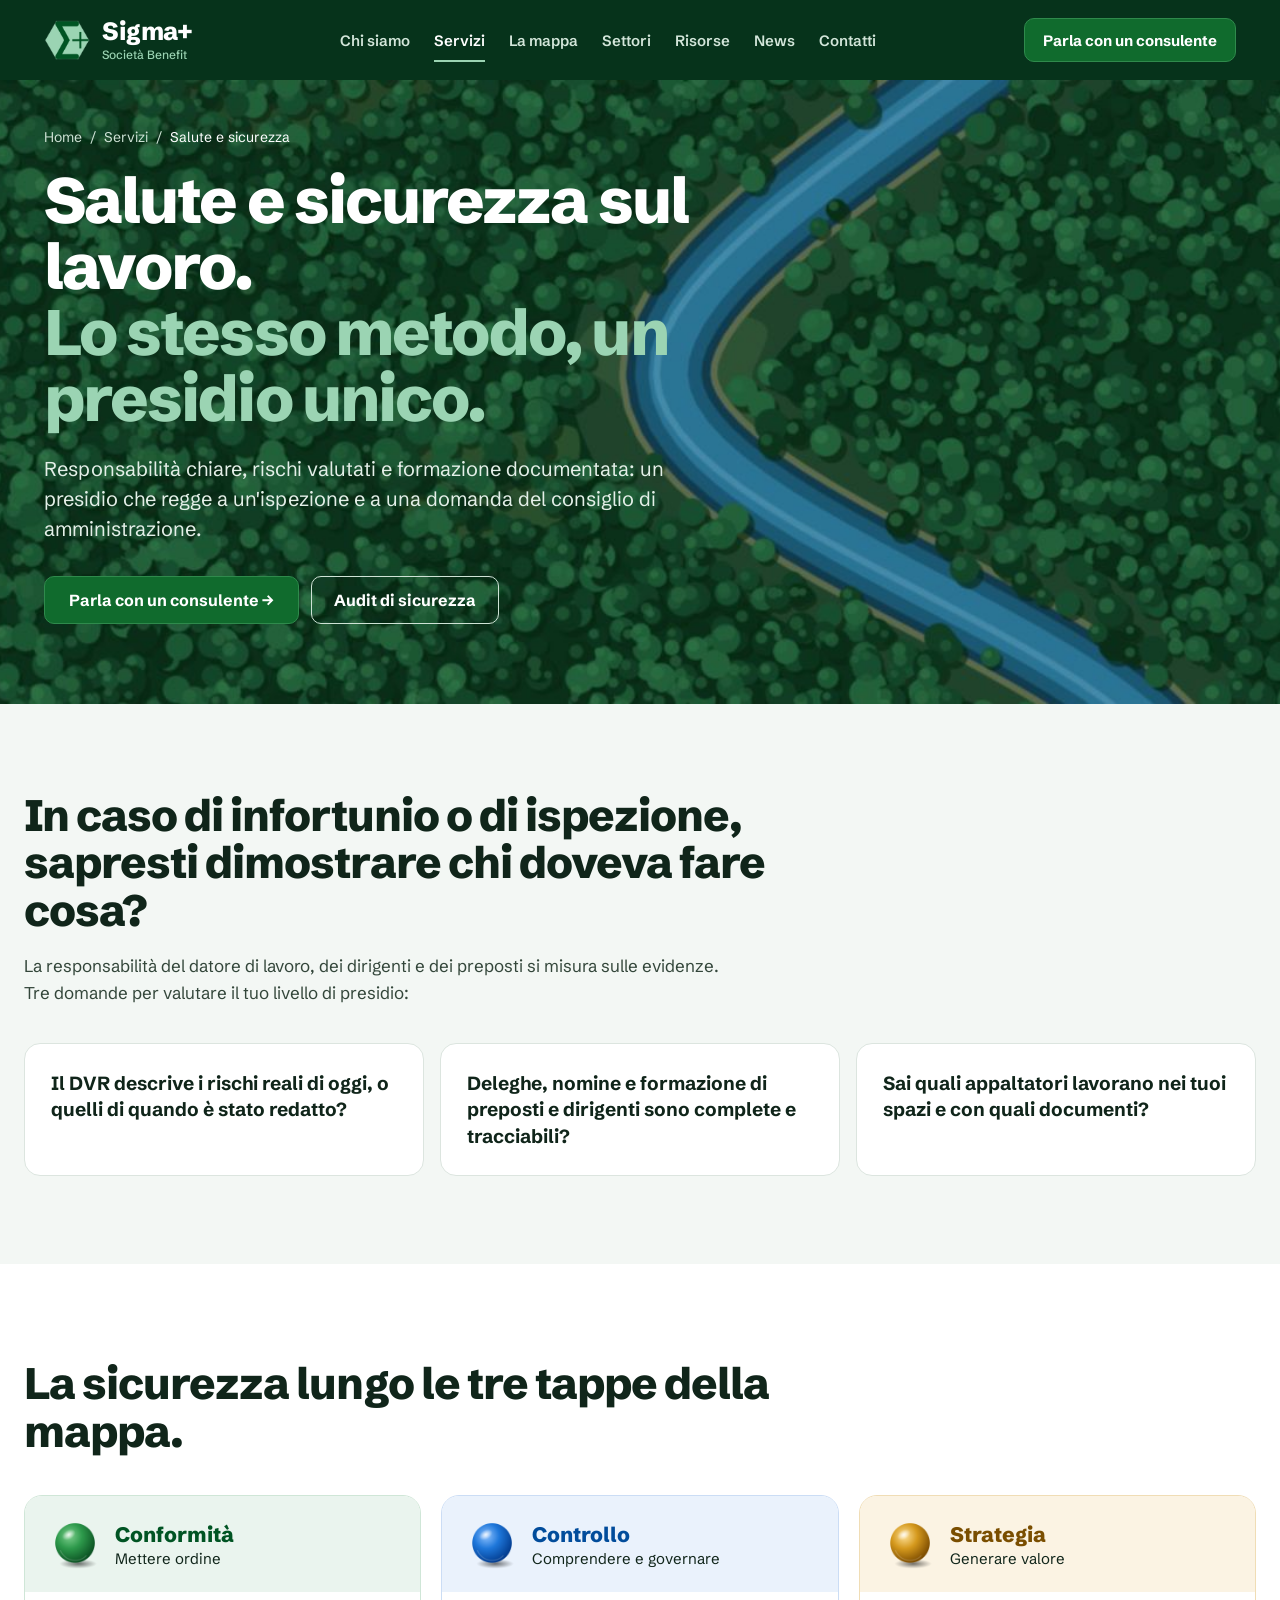
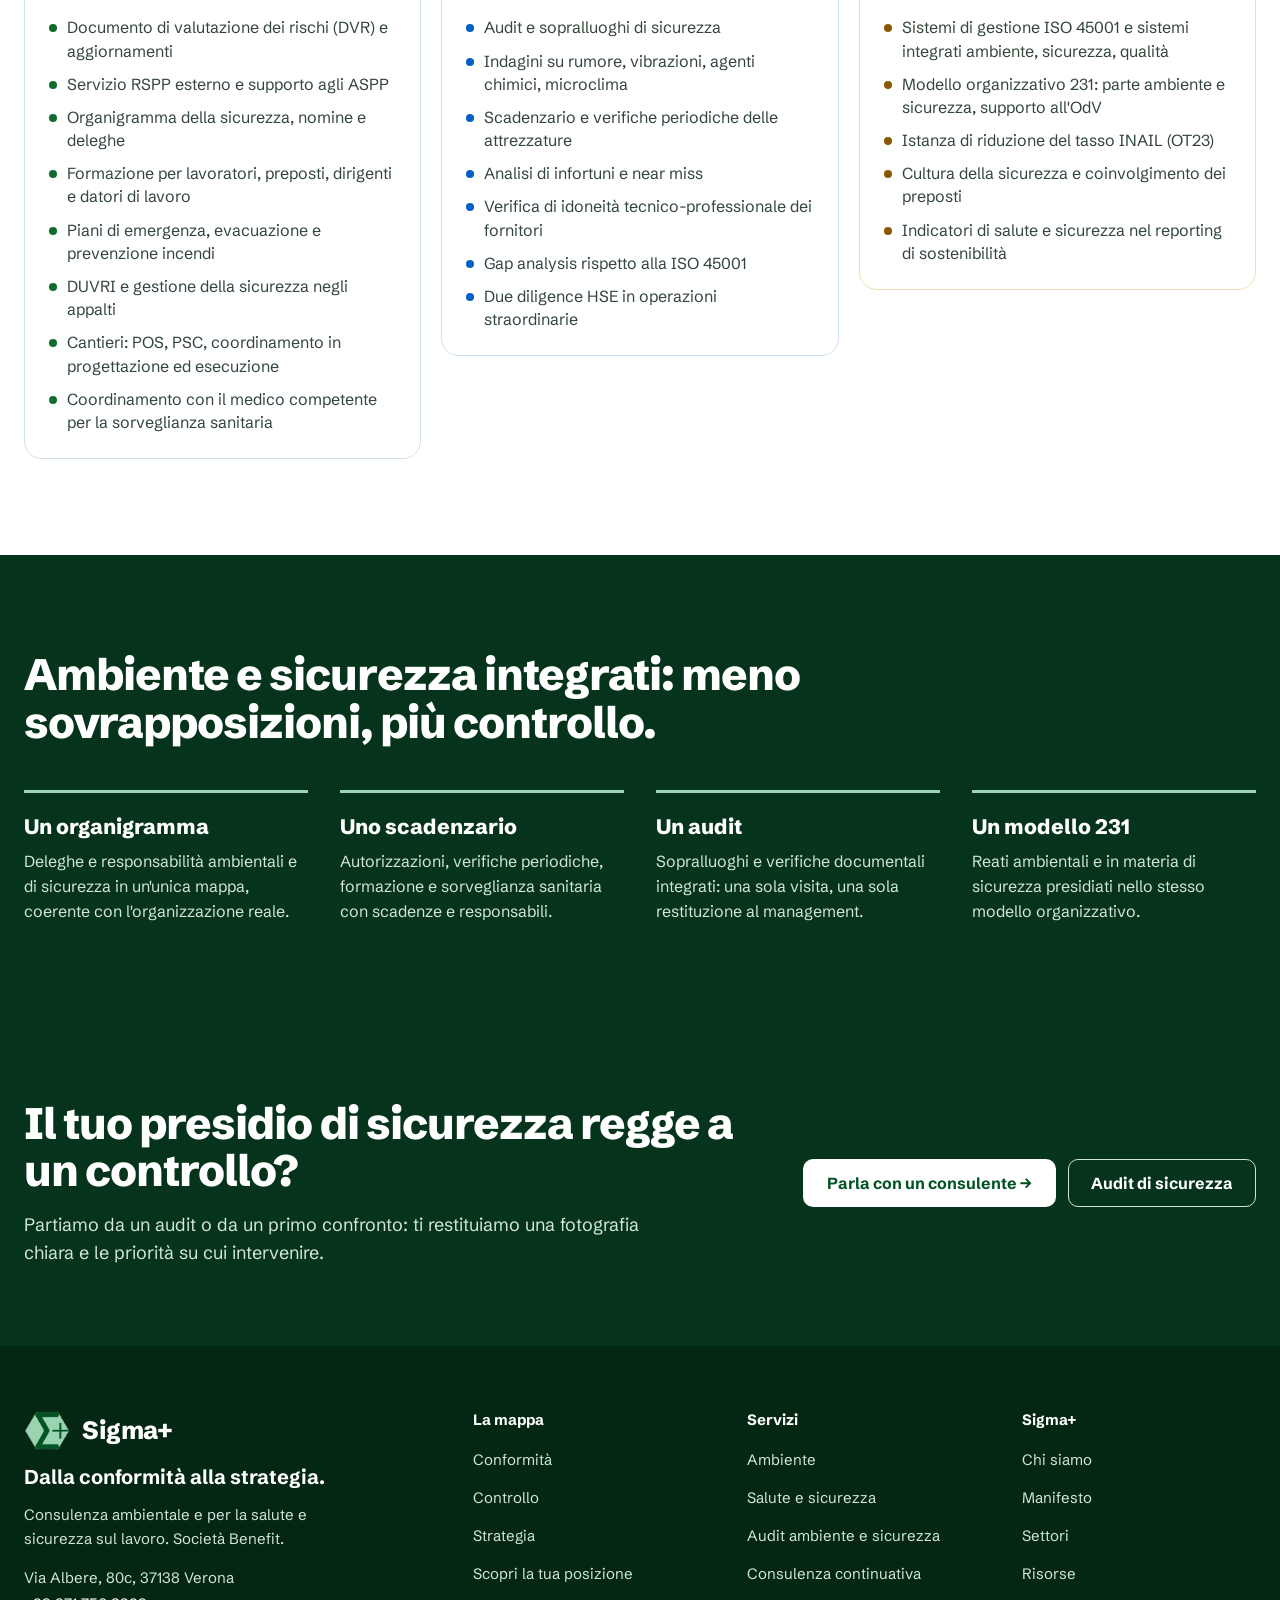
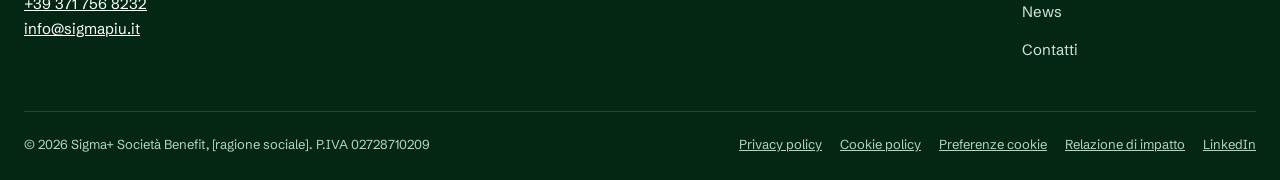
<file: Sicurezza.html>
<!doctype html>
<html lang="it">
<head>
<meta charset="utf-8">
<meta name="viewport" content="width=device-width, initial-scale=1">
<title>Sigma+ — Salute e sicurezza sul lavoro</title>
<meta name="description" content="Sigma+ Società Benefit: consulenza ambientale e per la salute e sicurezza sul lavoro. Dalla conformità alla strategia.">
<link rel="icon" href="assets/simbolo.png">

<link rel="preconnect" href="https://fonts.googleapis.com">
<link rel="stylesheet" href="https://fonts.googleapis.com/css2?family=Schibsted+Grotesk:wght@400;500;600;700;800&amp;display=swap">
<style>
body{margin:0;background:#FFFFFF}
*{box-sizing:border-box}
a{color:#106B2D}a:hover{color:#005423}
input,select,textarea,button{font-family:inherit}
:focus-visible{outline:3px solid #015FC2;outline-offset:2px}
@media (prefers-reduced-motion: reduce){*{transition:none !important}}
</style>
</head>
<body>
<div style="font-family: 'Schibsted Grotesk', 'Helvetica Neue', Helvetica, sans-serif; color: #10251A; background: #FFFFFF; min-height: 100vh">
<header style="background: #06331B; color: #FFFFFF">
<div style="max-width: 1240px; margin: 0 auto; padding: 12px 24px; display: flex; flex-wrap: wrap; align-items: center; gap: 8px 32px">
<a href="index.html" aria-label="Sigma+ Società Benefit, home" style="display: flex; align-items: center; gap: 12px; text-decoration: none; color: #FFFFFF; min-height: 56px">
<img src="assets/simbolo.png" alt="" style="width: 46px; height: 40px; object-fit: contain">
<span style="display: flex; flex-direction: column; line-height: 1"><span style="font-size: 25px; font-weight: 800; letter-spacing: -0.02em">Sigma+</span><span style="font-size: 12px; font-weight: 500; color: #9BD4B3; margin-top: 5px">Società Benefit</span></span>
</a>
<nav aria-label="Menu principale" style="display: flex; flex-wrap: wrap; gap: 0 24px; flex: 1 1 480px; justify-content: center">
<a href="ChiSiamo.html" style="display: inline-flex; align-items: center; min-height: 44px; font-size: 15px; font-weight: 600; text-decoration: none; color: #D3E6DA">Chi siamo</a>
<a href="Servizi.html" style="display: inline-flex; align-items: center; min-height: 44px; font-size: 15px; font-weight: 600; text-decoration: none; color: #FFFFFF; box-shadow: inset 0 -2px 0 #9BD4B3" aria-current="page">Servizi</a>
<a href="LaMappa.html" style="display: inline-flex; align-items: center; min-height: 44px; font-size: 15px; font-weight: 600; text-decoration: none; color: #D3E6DA">La mappa</a>
<a href="Settori.html" style="display: inline-flex; align-items: center; min-height: 44px; font-size: 15px; font-weight: 600; text-decoration: none; color: #D3E6DA">Settori</a>
<a href="Risorse.html" style="display: inline-flex; align-items: center; min-height: 44px; font-size: 15px; font-weight: 600; text-decoration: none; color: #D3E6DA">Risorse</a>
<a href="News.html" style="display: inline-flex; align-items: center; min-height: 44px; font-size: 15px; font-weight: 600; text-decoration: none; color: #D3E6DA">News</a>
<a href="Contatti.html" style="display: inline-flex; align-items: center; min-height: 44px; font-size: 15px; font-weight: 600; text-decoration: none; color: #D3E6DA">Contatti</a>
</nav>
<a href="Contatti.html" style="display: inline-flex; align-items: center; gap: 10px; min-height: 48px; padding: 0 24px; border-radius: 10px; background: #106B2D; color: #FFFFFF; font-weight: 700; font-size: 16px; text-decoration: none; border: 0; cursor: pointer; font-family: 'Schibsted Grotesk', 'Helvetica Neue', Helvetica, sans-serif; min-height: 44px; padding: 0 18px; font-size: 15px; border: 1px solid #2F8A4C">Parla con un consulente</a>
</div>
</header>
<section style="position: relative; background: #0B3019; overflow: hidden">
<img src="assets/hero-sicurezza.jpg" alt="" style="position: absolute; top: 0; left: 0; width: 100%; height: 100%; object-fit: cover; object-position: 70% center">
<div style="position: relative; max-width: 1240px; margin: 0 auto; padding: 48px 24px 80px">
<nav aria-label="Percorso" style="display: flex; flex-wrap: wrap; gap: 8px; font-size: 14px; color: #CFE3D6; margin-bottom: 22px"><a href="index.html" style="color: #CFE3D6; text-decoration: none">Home</a><span aria-hidden="true">/</span><a href="Servizi.html" style="color: #CFE3D6; text-decoration: none">Servizi</a><span aria-hidden="true">/</span><span style="color: #FFFFFF">Salute e sicurezza</span></nav>
<h1 style="margin: 0; font-size: clamp(38px, 5.2vw, 64px); line-height: 1.03; font-weight: 800; letter-spacing: -0.03em; color: #FFFFFF; max-width: 780px">Salute e sicurezza sul lavoro.<span style="display: block; color: #9BD4B3">Lo stesso metodo, un presidio unico.</span></h1>
<p style="margin: 22px 0 0; font-size: 20px; line-height: 1.5; color: #E4EFE8; max-width: 620px">Responsabilità chiare, rischi valutati e formazione documentata: un presidio che regge a un'ispezione e a una domanda del consiglio di amministrazione.</p>
<div style="display: flex; flex-wrap: wrap; gap: 12px; margin-top: 32px"><a href="Contatti.html" style="display: inline-flex; align-items: center; gap: 10px; min-height: 48px; padding: 0 24px; border-radius: 10px; background: #106B2D; color: #FFFFFF; font-weight: 700; font-size: 16px; text-decoration: none; border: 0; cursor: pointer; font-family: 'Schibsted Grotesk', 'Helvetica Neue', Helvetica, sans-serif; border: 1px solid #2F8A4C">Parla con un consulente →</a><a href="ServizioAudit.html" style="display: inline-flex; align-items: center; gap: 10px; min-height: 48px; padding: 0 22px; border-radius: 10px; border: 1.5px solid #CFE3D6; color: #FFFFFF; font-weight: 700; font-size: 16px; text-decoration: none">Audit di sicurezza</a></div>
</div>
</section>
<section style="padding: 88px 24px; background: #F3F7F4">
<div style="max-width: 1240px; margin: 0 auto">
<h2 style="margin: 0; font-size: clamp(30px, 3.6vw, 44px); line-height: 1.08; font-weight: 800; letter-spacing: -0.022em; color: #10251A; max-width: 820px">In caso di infortunio o di ispezione, sapresti dimostrare chi doveva fare cosa?</h2>
<p style="margin: 0; font-size: 17px; line-height: 1.6; color: #33463A; max-width: 700px; margin-top: 18px">La responsabilità del datore di lavoro, dei dirigenti e dei preposti si misura sulle evidenze. Tre domande per valutare il tuo livello di presidio:</p>
<div style="display: flex; flex-wrap: wrap; gap: 16px; margin-top: 36px"><div style="flex: 1 1 280px; padding: 26px; border-radius: 16px; background: #FFFFFF; border: 1px solid #DCE5DF"><p style="margin: 0; font-size: 19px; line-height: 1.4; font-weight: 700; color: #10251A">Il DVR descrive i rischi reali di oggi, o quelli di quando è stato redatto?</p></div>
<div style="flex: 1 1 280px; padding: 26px; border-radius: 16px; background: #FFFFFF; border: 1px solid #DCE5DF"><p style="margin: 0; font-size: 19px; line-height: 1.4; font-weight: 700; color: #10251A">Deleghe, nomine e formazione di preposti e dirigenti sono complete e tracciabili?</p></div>
<div style="flex: 1 1 280px; padding: 26px; border-radius: 16px; background: #FFFFFF; border: 1px solid #DCE5DF"><p style="margin: 0; font-size: 19px; line-height: 1.4; font-weight: 700; color: #10251A">Sai quali appaltatori lavorano nei tuoi spazi e con quali documenti?</p></div>
</div>
</div>
</section>
<section style="padding: 96px 24px">
<div style="max-width: 1240px; margin: 0 auto">
<h2 style="margin: 0; font-size: clamp(30px, 3.6vw, 44px); line-height: 1.08; font-weight: 800; letter-spacing: -0.022em; color: #10251A; max-width: 760px">La sicurezza lungo le tre tappe della mappa.</h2>
<div style="display: grid; grid-template-columns: repeat(auto-fit, minmax(320px, 1fr)); gap: 20px; margin-top: 40px; align-items: start"><div style="display: flex; flex-direction: column; border-radius: 18px; overflow: hidden; border: 1px solid #CFE6D7"><div style="display: flex; gap: 14px; align-items: center; padding: 22px 24px; background: #EAF4EE"><img src="assets/sfera-g.png" alt="" style="width: 52px; height: 52px; flex: none"><div><p style="margin: 0; font-size: 21px; font-weight: 800; color: #005423">Conformità</p><p style="margin: 2px 0 0; font-size: 15px; color: #10251A">Mettere ordine</p></div></div><ul style="margin: 0; padding: 24px; list-style: none; display: flex; flex-direction: column; gap: 10px"><li style="display: flex; gap: 10px; align-items: flex-start; font-size: 16px; line-height: 1.45; color: #33463A"><span aria-hidden="true" style="flex: none; width: 8px; height: 8px; border-radius: 50%; background: #106B2D; margin-top: 8px"></span><span>Documento di valutazione dei rischi (DVR) e aggiornamenti</span></li>
<li style="display: flex; gap: 10px; align-items: flex-start; font-size: 16px; line-height: 1.45; color: #33463A"><span aria-hidden="true" style="flex: none; width: 8px; height: 8px; border-radius: 50%; background: #106B2D; margin-top: 8px"></span><span>Servizio RSPP esterno e supporto agli ASPP</span></li>
<li style="display: flex; gap: 10px; align-items: flex-start; font-size: 16px; line-height: 1.45; color: #33463A"><span aria-hidden="true" style="flex: none; width: 8px; height: 8px; border-radius: 50%; background: #106B2D; margin-top: 8px"></span><span>Organigramma della sicurezza, nomine e deleghe</span></li>
<li style="display: flex; gap: 10px; align-items: flex-start; font-size: 16px; line-height: 1.45; color: #33463A"><span aria-hidden="true" style="flex: none; width: 8px; height: 8px; border-radius: 50%; background: #106B2D; margin-top: 8px"></span><span>Formazione per lavoratori, preposti, dirigenti e datori di lavoro</span></li>
<li style="display: flex; gap: 10px; align-items: flex-start; font-size: 16px; line-height: 1.45; color: #33463A"><span aria-hidden="true" style="flex: none; width: 8px; height: 8px; border-radius: 50%; background: #106B2D; margin-top: 8px"></span><span>Piani di emergenza, evacuazione e prevenzione incendi</span></li>
<li style="display: flex; gap: 10px; align-items: flex-start; font-size: 16px; line-height: 1.45; color: #33463A"><span aria-hidden="true" style="flex: none; width: 8px; height: 8px; border-radius: 50%; background: #106B2D; margin-top: 8px"></span><span>DUVRI e gestione della sicurezza negli appalti</span></li>
<li style="display: flex; gap: 10px; align-items: flex-start; font-size: 16px; line-height: 1.45; color: #33463A"><span aria-hidden="true" style="flex: none; width: 8px; height: 8px; border-radius: 50%; background: #106B2D; margin-top: 8px"></span><span>Cantieri: POS, PSC, coordinamento in progettazione ed esecuzione</span></li>
<li style="display: flex; gap: 10px; align-items: flex-start; font-size: 16px; line-height: 1.45; color: #33463A"><span aria-hidden="true" style="flex: none; width: 8px; height: 8px; border-radius: 50%; background: #106B2D; margin-top: 8px"></span><span>Coordinamento con il medico competente per la sorveglianza sanitaria</span></li>
</ul></div>
<div style="display: flex; flex-direction: column; border-radius: 18px; overflow: hidden; border: 1px solid #CBDDF5"><div style="display: flex; gap: 14px; align-items: center; padding: 22px 24px; background: #EAF2FC"><img src="assets/sfera-b.png" alt="" style="width: 52px; height: 52px; flex: none"><div><p style="margin: 0; font-size: 21px; font-weight: 800; color: #014C9B">Controllo</p><p style="margin: 2px 0 0; font-size: 15px; color: #10251A">Comprendere e governare</p></div></div><ul style="margin: 0; padding: 24px; list-style: none; display: flex; flex-direction: column; gap: 10px"><li style="display: flex; gap: 10px; align-items: flex-start; font-size: 16px; line-height: 1.45; color: #33463A"><span aria-hidden="true" style="flex: none; width: 8px; height: 8px; border-radius: 50%; background: #015FC2; margin-top: 8px"></span><span>Audit e sopralluoghi di sicurezza</span></li>
<li style="display: flex; gap: 10px; align-items: flex-start; font-size: 16px; line-height: 1.45; color: #33463A"><span aria-hidden="true" style="flex: none; width: 8px; height: 8px; border-radius: 50%; background: #015FC2; margin-top: 8px"></span><span>Indagini su rumore, vibrazioni, agenti chimici, microclima</span></li>
<li style="display: flex; gap: 10px; align-items: flex-start; font-size: 16px; line-height: 1.45; color: #33463A"><span aria-hidden="true" style="flex: none; width: 8px; height: 8px; border-radius: 50%; background: #015FC2; margin-top: 8px"></span><span>Scadenzario e verifiche periodiche delle attrezzature</span></li>
<li style="display: flex; gap: 10px; align-items: flex-start; font-size: 16px; line-height: 1.45; color: #33463A"><span aria-hidden="true" style="flex: none; width: 8px; height: 8px; border-radius: 50%; background: #015FC2; margin-top: 8px"></span><span>Analisi di infortuni e near miss</span></li>
<li style="display: flex; gap: 10px; align-items: flex-start; font-size: 16px; line-height: 1.45; color: #33463A"><span aria-hidden="true" style="flex: none; width: 8px; height: 8px; border-radius: 50%; background: #015FC2; margin-top: 8px"></span><span>Verifica di idoneità tecnico-professionale dei fornitori</span></li>
<li style="display: flex; gap: 10px; align-items: flex-start; font-size: 16px; line-height: 1.45; color: #33463A"><span aria-hidden="true" style="flex: none; width: 8px; height: 8px; border-radius: 50%; background: #015FC2; margin-top: 8px"></span><span>Gap analysis rispetto alla ISO 45001</span></li>
<li style="display: flex; gap: 10px; align-items: flex-start; font-size: 16px; line-height: 1.45; color: #33463A"><span aria-hidden="true" style="flex: none; width: 8px; height: 8px; border-radius: 50%; background: #015FC2; margin-top: 8px"></span><span>Due diligence HSE in operazioni straordinarie</span></li>
</ul></div>
<div style="display: flex; flex-direction: column; border-radius: 18px; overflow: hidden; border: 1px solid #F0DDB5"><div style="display: flex; gap: 14px; align-items: center; padding: 22px 24px; background: #FBF3E3"><img src="assets/sfera-o.png" alt="" style="width: 52px; height: 52px; flex: none"><div><p style="margin: 0; font-size: 21px; font-weight: 800; color: #7A4E00">Strategia</p><p style="margin: 2px 0 0; font-size: 15px; color: #10251A">Generare valore</p></div></div><ul style="margin: 0; padding: 24px; list-style: none; display: flex; flex-direction: column; gap: 10px"><li style="display: flex; gap: 10px; align-items: flex-start; font-size: 16px; line-height: 1.45; color: #33463A"><span aria-hidden="true" style="flex: none; width: 8px; height: 8px; border-radius: 50%; background: #8A5800; margin-top: 8px"></span><span>Sistemi di gestione ISO 45001 e sistemi integrati ambiente, sicurezza, qualità</span></li>
<li style="display: flex; gap: 10px; align-items: flex-start; font-size: 16px; line-height: 1.45; color: #33463A"><span aria-hidden="true" style="flex: none; width: 8px; height: 8px; border-radius: 50%; background: #8A5800; margin-top: 8px"></span><span>Modello organizzativo 231: parte ambiente e sicurezza, supporto all'OdV</span></li>
<li style="display: flex; gap: 10px; align-items: flex-start; font-size: 16px; line-height: 1.45; color: #33463A"><span aria-hidden="true" style="flex: none; width: 8px; height: 8px; border-radius: 50%; background: #8A5800; margin-top: 8px"></span><span>Istanza di riduzione del tasso INAIL (OT23)</span></li>
<li style="display: flex; gap: 10px; align-items: flex-start; font-size: 16px; line-height: 1.45; color: #33463A"><span aria-hidden="true" style="flex: none; width: 8px; height: 8px; border-radius: 50%; background: #8A5800; margin-top: 8px"></span><span>Cultura della sicurezza e coinvolgimento dei preposti</span></li>
<li style="display: flex; gap: 10px; align-items: flex-start; font-size: 16px; line-height: 1.45; color: #33463A"><span aria-hidden="true" style="flex: none; width: 8px; height: 8px; border-radius: 50%; background: #8A5800; margin-top: 8px"></span><span>Indicatori di salute e sicurezza nel reporting di sostenibilità</span></li>
</ul></div>
</div>
</div>
</section>
<section style="padding: 96px 24px; background: #06331B">
<div style="max-width: 1240px; margin: 0 auto">
<h2 style="margin: 0; font-size: clamp(30px, 3.6vw, 44px); line-height: 1.08; font-weight: 800; letter-spacing: -0.022em; color: #FFFFFF; max-width: 820px">Ambiente e sicurezza integrati: meno sovrapposizioni, più controllo.</h2>
<div style="display: flex; flex-wrap: wrap; gap: 32px; margin-top: 44px"><div style="flex: 1 1 260px; display: flex; flex-direction: column; gap: 10px; padding-top: 20px; border-top: 3px solid #9BD4B3"><p style="margin: 0; font-size: 21px; font-weight: 800; color: #FFFFFF">Un organigramma</p><p style="margin: 0; font-size: 16px; line-height: 1.55; color: #D3E6DA">Deleghe e responsabilità ambientali e di sicurezza in un'unica mappa, coerente con l'organizzazione reale.</p></div>
<div style="flex: 1 1 260px; display: flex; flex-direction: column; gap: 10px; padding-top: 20px; border-top: 3px solid #9BD4B3"><p style="margin: 0; font-size: 21px; font-weight: 800; color: #FFFFFF">Uno scadenzario</p><p style="margin: 0; font-size: 16px; line-height: 1.55; color: #D3E6DA">Autorizzazioni, verifiche periodiche, formazione e sorveglianza sanitaria con scadenze e responsabili.</p></div>
<div style="flex: 1 1 260px; display: flex; flex-direction: column; gap: 10px; padding-top: 20px; border-top: 3px solid #9BD4B3"><p style="margin: 0; font-size: 21px; font-weight: 800; color: #FFFFFF">Un audit</p><p style="margin: 0; font-size: 16px; line-height: 1.55; color: #D3E6DA">Sopralluoghi e verifiche documentali integrati: una sola visita, una sola restituzione al management.</p></div>
<div style="flex: 1 1 260px; display: flex; flex-direction: column; gap: 10px; padding-top: 20px; border-top: 3px solid #9BD4B3"><p style="margin: 0; font-size: 21px; font-weight: 800; color: #FFFFFF">Un modello 231</p><p style="margin: 0; font-size: 16px; line-height: 1.55; color: #D3E6DA">Reati ambientali e in materia di sicurezza presidiati nello stesso modello organizzativo.</p></div>
</div>
</div>
</section>
<section style="background: #06331B; padding: 80px 24px">
<div style="max-width: 1240px; margin: 0 auto; display: flex; flex-wrap: wrap; gap: 32px; align-items: center; justify-content: space-between">
<div style="flex: 1 1 520px"><h2 style="margin: 0; font-size: clamp(30px, 3.6vw, 44px); line-height: 1.08; font-weight: 800; letter-spacing: -0.022em; color: #FFFFFF">Il tuo presidio di sicurezza regge a un controllo?</h2>
<p style="margin: 16px 0 0; font-size: 18px; line-height: 1.55; color: #D3E6DA; max-width: 620px">Partiamo da un audit o da un primo confronto: ti restituiamo una fotografia chiara e le priorità su cui intervenire.</p></div>
<div style="display: flex; flex-wrap: wrap; gap: 12px"><a href="Contatti.html" style="display: inline-flex; align-items: center; gap: 10px; min-height: 48px; padding: 0 24px; border-radius: 10px; background: #106B2D; color: #FFFFFF; font-weight: 700; font-size: 16px; text-decoration: none; border: 0; cursor: pointer; font-family: 'Schibsted Grotesk', 'Helvetica Neue', Helvetica, sans-serif; background: #FFFFFF; color: #005423">Parla con un consulente →</a>
<a href="ServizioAudit.html" style="display: inline-flex; align-items: center; gap: 10px; min-height: 48px; padding: 0 22px; border-radius: 10px; border: 1.5px solid #CFE3D6; color: #FFFFFF; font-weight: 700; font-size: 16px; text-decoration: none">Audit di sicurezza</a>
</div>
</div>
</section>
<footer style="background: #042714; color: #D3E6DA; padding: 64px 24px 28px">
<div style="max-width: 1240px; margin: 0 auto">
<div style="display: flex; flex-wrap: wrap; gap: 40px">
<div style="display: flex; flex-direction: column; gap: 14px; flex: 2 1 300px">
<div style="display: flex; align-items: center; gap: 12px"><img src="assets/simbolo.png" alt="" style="width: 46px; height: 40px; object-fit: contain"><span style="font-size: 25px; font-weight: 800; color: #FFFFFF; letter-spacing: -0.02em">Sigma+</span></div>
<p style="margin: 0; font-size: 20px; font-weight: 700; color: #FFFFFF">Dalla conformità alla strategia.</p>
<p style="margin: 0; font-size: 15px; line-height: 1.6; max-width: 340px">Consulenza ambientale e per la salute e sicurezza sul lavoro. Società Benefit.</p>
<p style="margin: 0; font-size: 15px; line-height: 1.7">Via Albere, 80c, 37138 Verona<br><a href="tel:+393717568232" style="color: #FFFFFF">+39 371 756 8232</a><br><a href="mailto:info@sigmapiu.it" style="color: #FFFFFF">info@sigmapiu.it</a></p>
</div>
<div style="display: flex; flex-direction: column; gap: 10px; flex: 1 1 180px"><p style="margin: 0 0 6px; font-size: 15px; font-weight: 700; color: #FFFFFF">La mappa</p><a href="LaMappa.html" style="color: #D3E6DA; text-decoration: none; font-size: 15px; min-height: 28px; display: inline-flex; align-items: center">Conformità</a><a href="LaMappa.html" style="color: #D3E6DA; text-decoration: none; font-size: 15px; min-height: 28px; display: inline-flex; align-items: center">Controllo</a><a href="LaMappa.html" style="color: #D3E6DA; text-decoration: none; font-size: 15px; min-height: 28px; display: inline-flex; align-items: center">Strategia</a><a href="LaMappa.html" style="color: #D3E6DA; text-decoration: none; font-size: 15px; min-height: 28px; display: inline-flex; align-items: center">Scopri la tua posizione</a></div>
<div style="display: flex; flex-direction: column; gap: 10px; flex: 1 1 180px"><p style="margin: 0 0 6px; font-size: 15px; font-weight: 700; color: #FFFFFF">Servizi</p><a href="Servizi.html" style="color: #D3E6DA; text-decoration: none; font-size: 15px; min-height: 28px; display: inline-flex; align-items: center">Ambiente</a><a href="Sicurezza.html" style="color: #D3E6DA; text-decoration: none; font-size: 15px; min-height: 28px; display: inline-flex; align-items: center">Salute e sicurezza</a><a href="ServizioAudit.html" style="color: #D3E6DA; text-decoration: none; font-size: 15px; min-height: 28px; display: inline-flex; align-items: center">Audit ambiente e sicurezza</a><a href="Servizi.html" style="color: #D3E6DA; text-decoration: none; font-size: 15px; min-height: 28px; display: inline-flex; align-items: center">Consulenza continuativa</a></div>
<div style="display: flex; flex-direction: column; gap: 10px; flex: 1 1 180px"><p style="margin: 0 0 6px; font-size: 15px; font-weight: 700; color: #FFFFFF">Sigma+</p><a href="ChiSiamo.html" style="color: #D3E6DA; text-decoration: none; font-size: 15px; min-height: 28px; display: inline-flex; align-items: center">Chi siamo</a><a href="ChiSiamo.html" style="color: #D3E6DA; text-decoration: none; font-size: 15px; min-height: 28px; display: inline-flex; align-items: center">Manifesto</a><a href="Settori.html" style="color: #D3E6DA; text-decoration: none; font-size: 15px; min-height: 28px; display: inline-flex; align-items: center">Settori</a><a href="Risorse.html" style="color: #D3E6DA; text-decoration: none; font-size: 15px; min-height: 28px; display: inline-flex; align-items: center">Risorse</a><a href="News.html" style="color: #D3E6DA; text-decoration: none; font-size: 15px; min-height: 28px; display: inline-flex; align-items: center">News</a><a href="Contatti.html" style="color: #D3E6DA; text-decoration: none; font-size: 15px; min-height: 28px; display: inline-flex; align-items: center">Contatti</a></div>
</div>
<div style="display: flex; flex-wrap: wrap; gap: 12px 24px; justify-content: space-between; margin-top: 48px; padding-top: 24px; border-top: 1px solid #1D4A30; font-size: 13px; color: #B9D2C2">
<span>© 2026 Sigma+ Società Benefit, [ragione sociale]. P.IVA 02728710209</span>
<span style="display: flex; flex-wrap: wrap; gap: 4px 18px"><a href="#" style="color: #B9D2C2">Privacy policy</a><a href="#" style="color: #B9D2C2">Cookie policy</a><a href="#" style="color: #B9D2C2">Preferenze cookie</a><a href="#" style="color: #B9D2C2">Relazione di impatto</a><a href="#" style="color: #B9D2C2">LinkedIn</a></span>
</div>
</div>
</footer>
</div>
</body>
</html>
</file>
<file: assets/fonts/fonts.css>
/* Schibsted Grotesk (variabile 400-900), ospitato in locale. Licenza: OFL-LICENSE.txt */
@font-face{font-family:'Schibsted Grotesk';font-style:normal;font-display:swap;font-weight:400 900;src:url(schibsted-grotesk-latin-ext-wght-normal.woff2) format('woff2');unicode-range:U+0100-02BA,U+02BD-02C5,U+02C7-02CC,U+02CE-02D7,U+02DD-02FF,U+0304,U+0308,U+0329,U+1D00-1DBF,U+1E00-1E9F,U+1EF2-1EFF,U+2020,U+20A0-20AB,U+20AD-20C0,U+2113,U+2C60-2C7F,U+A720-A7FF}
@font-face{font-family:'Schibsted Grotesk';font-style:normal;font-display:swap;font-weight:400 900;src:url(schibsted-grotesk-latin-wght-normal.woff2) format('woff2');unicode-range:U+0000-00FF,U+0131,U+0152-0153,U+02BB-02BC,U+02C6,U+02DA,U+02DC,U+0304,U+0308,U+0329,U+2000-206F,U+20AC,U+2122,U+2191,U+2193,U+2212,U+2215,U+FEFF,U+FFFD}
</file>
<file: assets/css/base.css>
body{margin:0;background:#FFFFFF}
*{box-sizing:border-box}
a{color:#106B2D}a:hover{color:#005423}
input,select,textarea,button{font-family:inherit}
label{min-width:0}
label>select{width:100%;max-width:100%;min-width:0}
:focus-visible{outline:3px solid #015FC2;outline-offset:2px}
[id]{scroll-margin-top:24px}
.sr-only{position:absolute;width:1px;height:1px;padding:0;margin:-1px;overflow:hidden;clip:rect(0,0,0,0);white-space:nowrap;border:0}
.hp-field{position:absolute;left:-10000px;top:auto;width:1px;height:1px;overflow:hidden}
.faq summary{list-style:none}
.faq summary::-webkit-details-marker{display:none}
.faq summary::after{content:"+";font-size:24px;color:#015FC2;flex:none}
.faq[open] summary::after{content:"\2212"}
@media (prefers-reduced-motion: reduce){*{transition:none !important;scroll-behavior:auto !important}}
</file>
